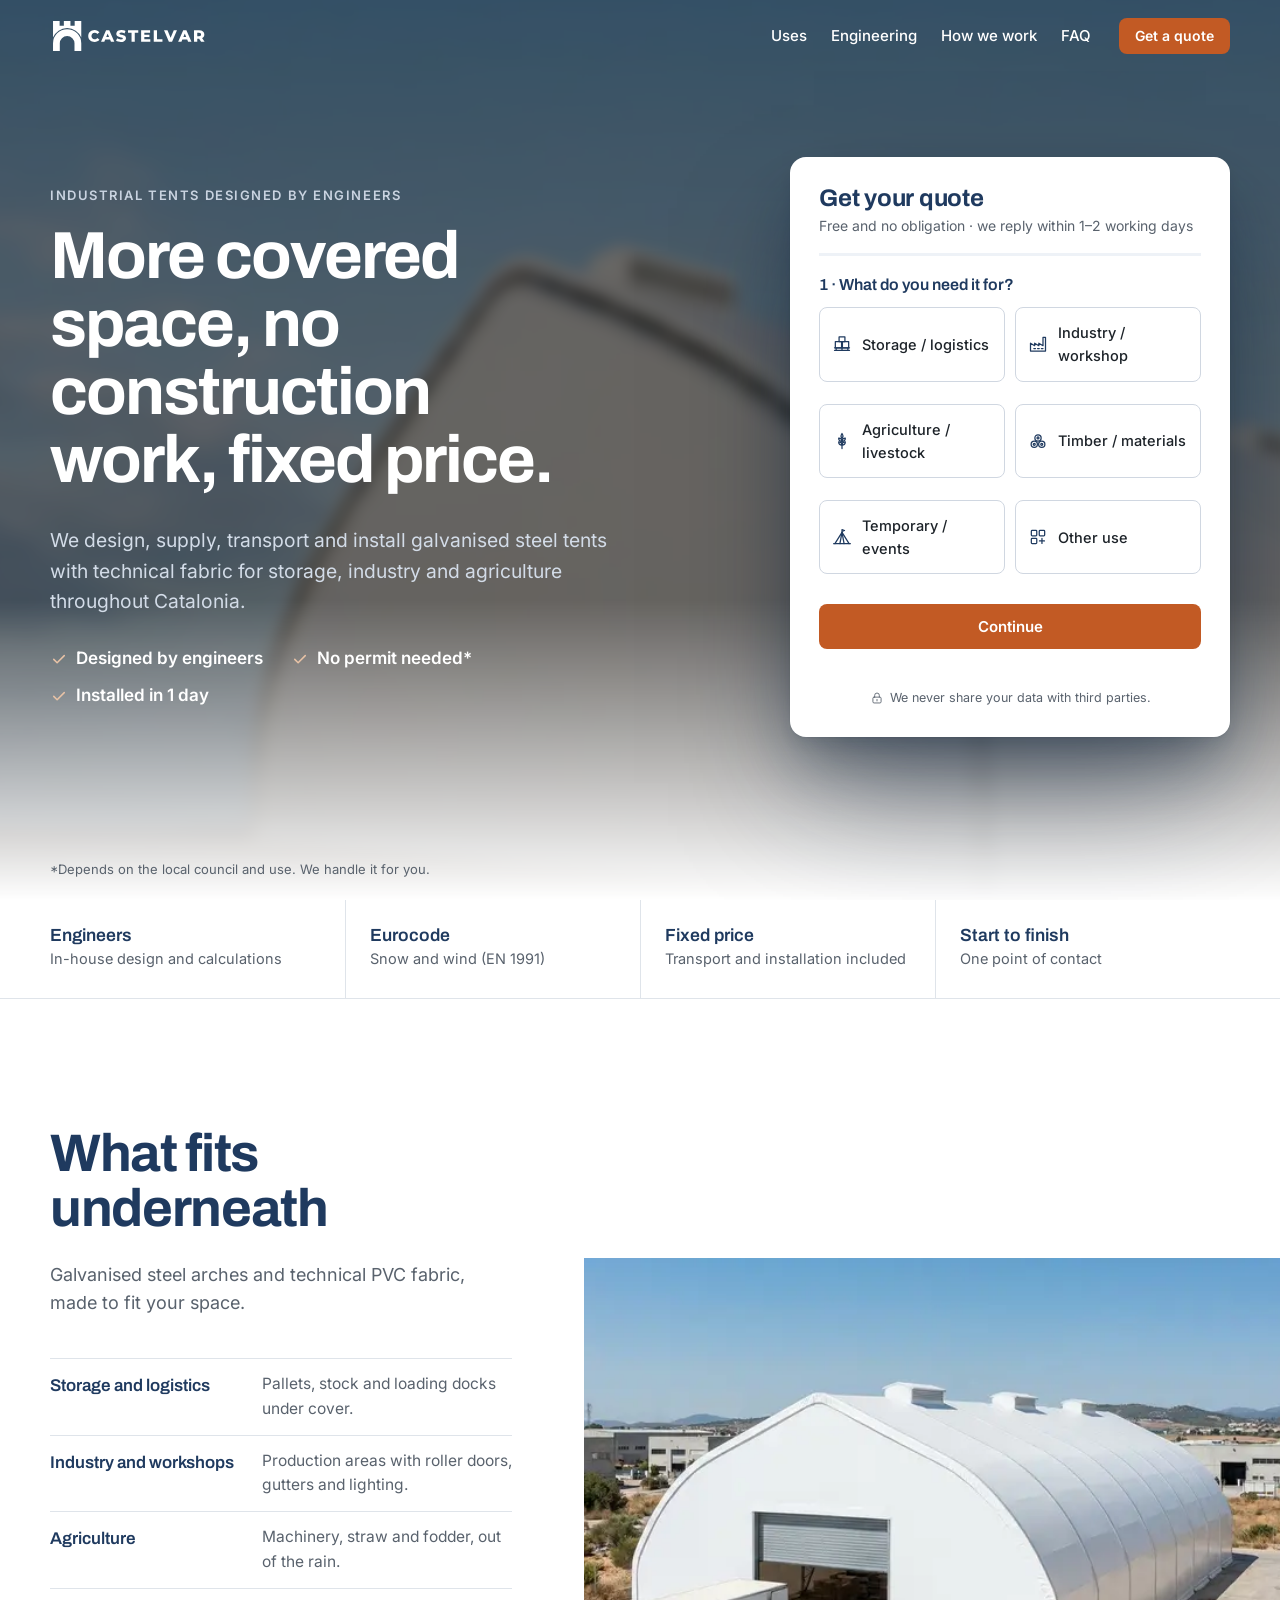
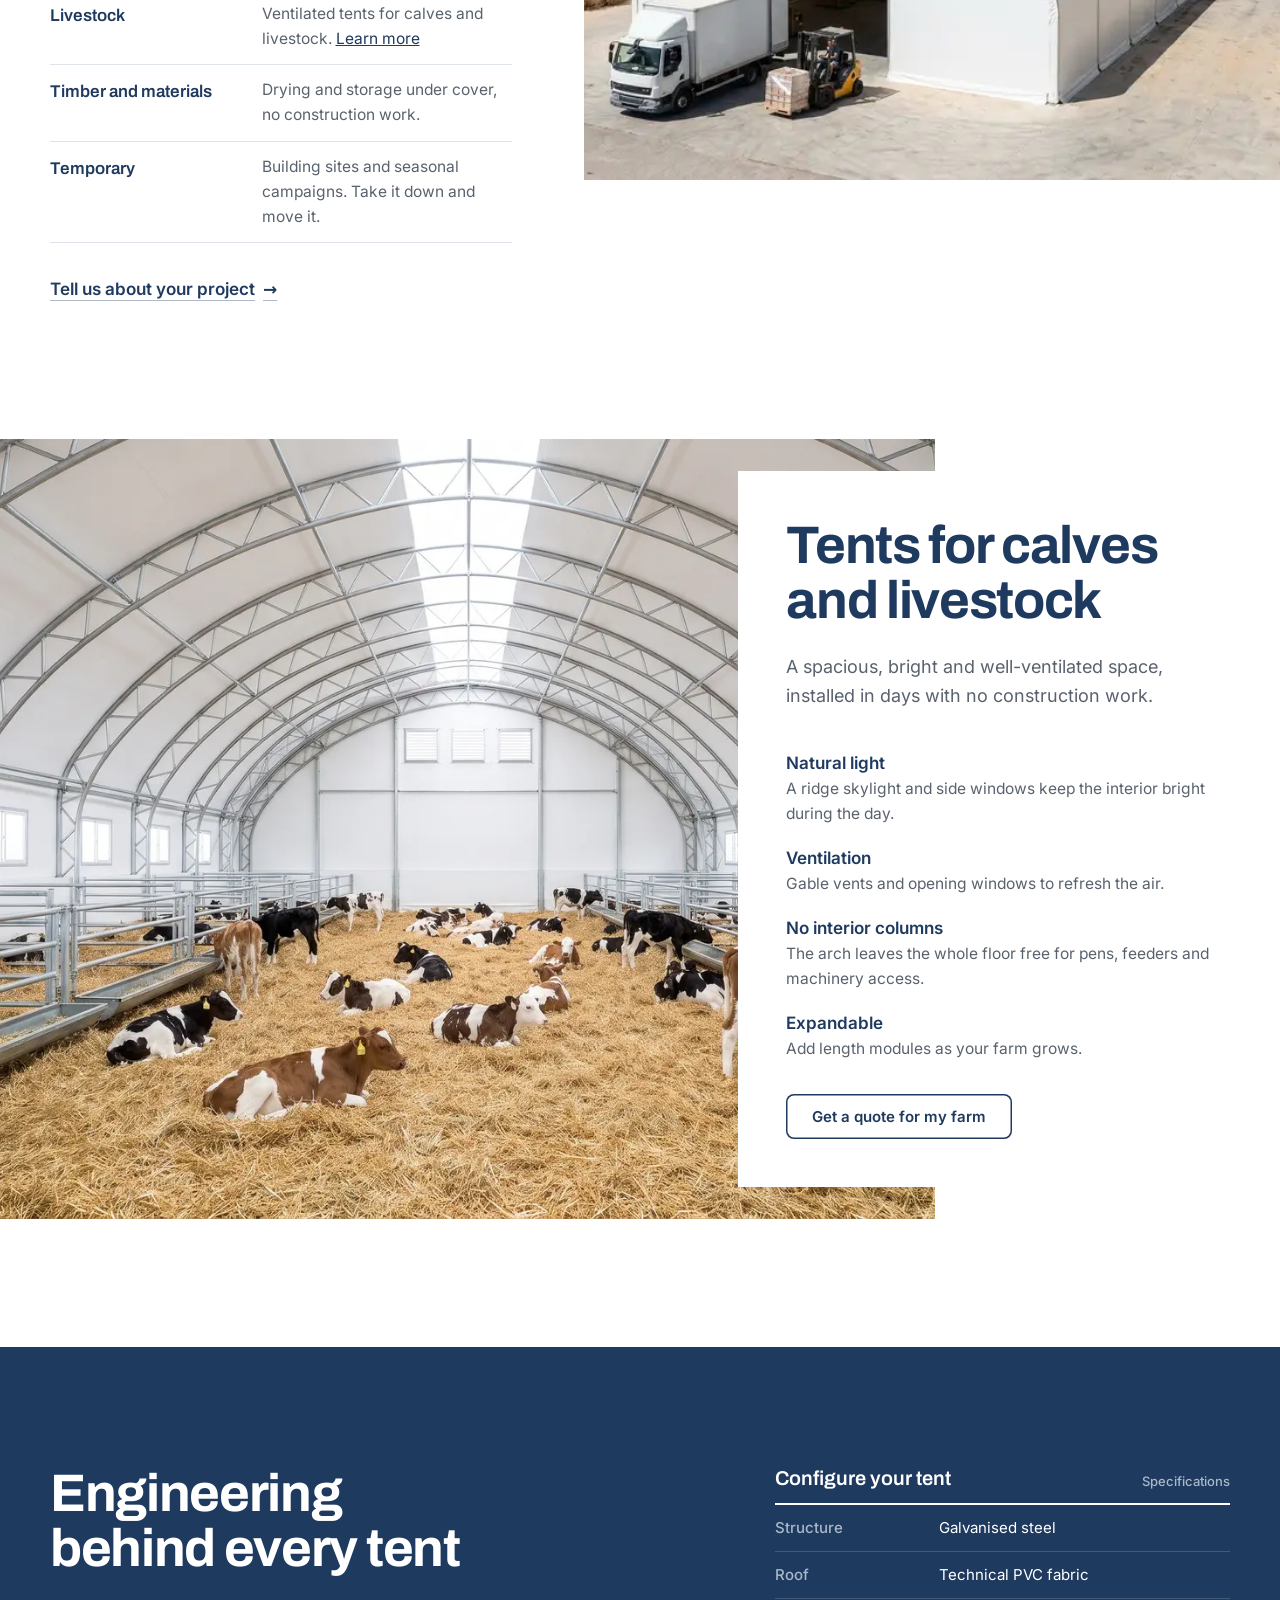
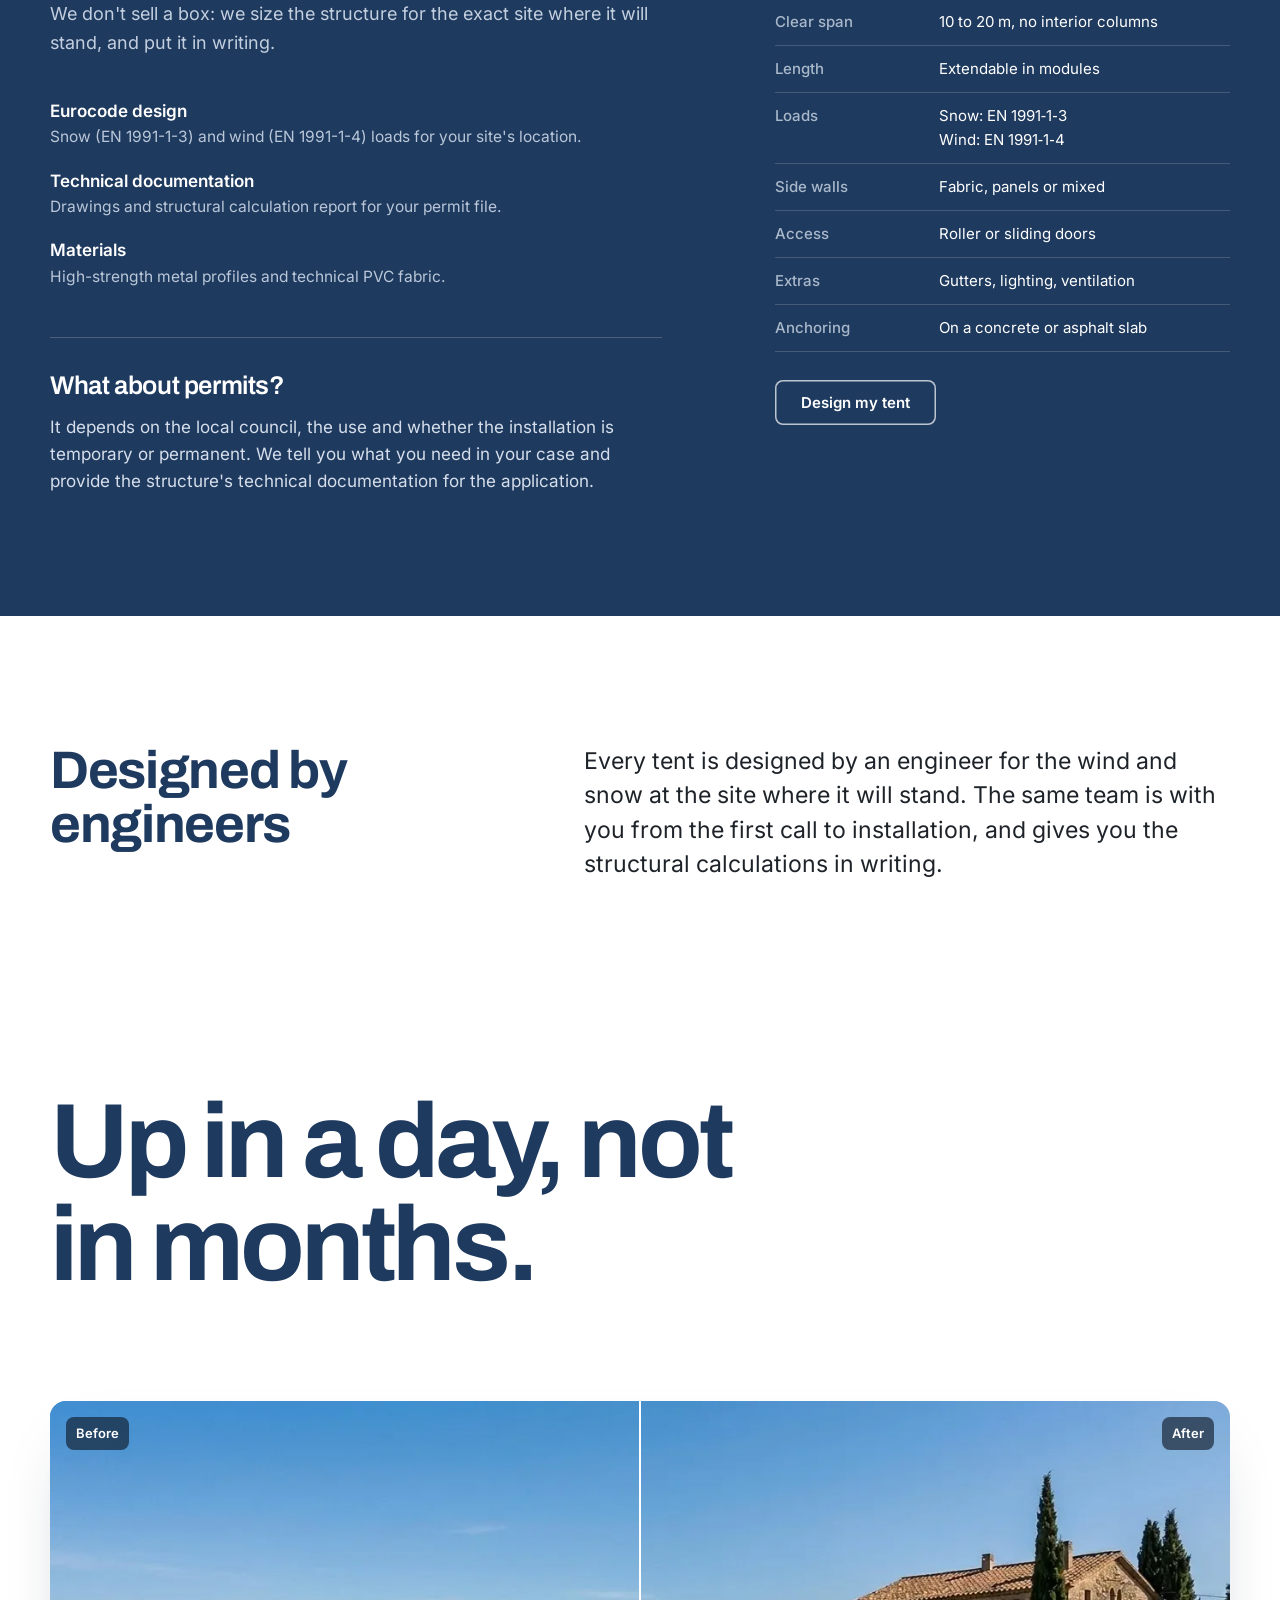
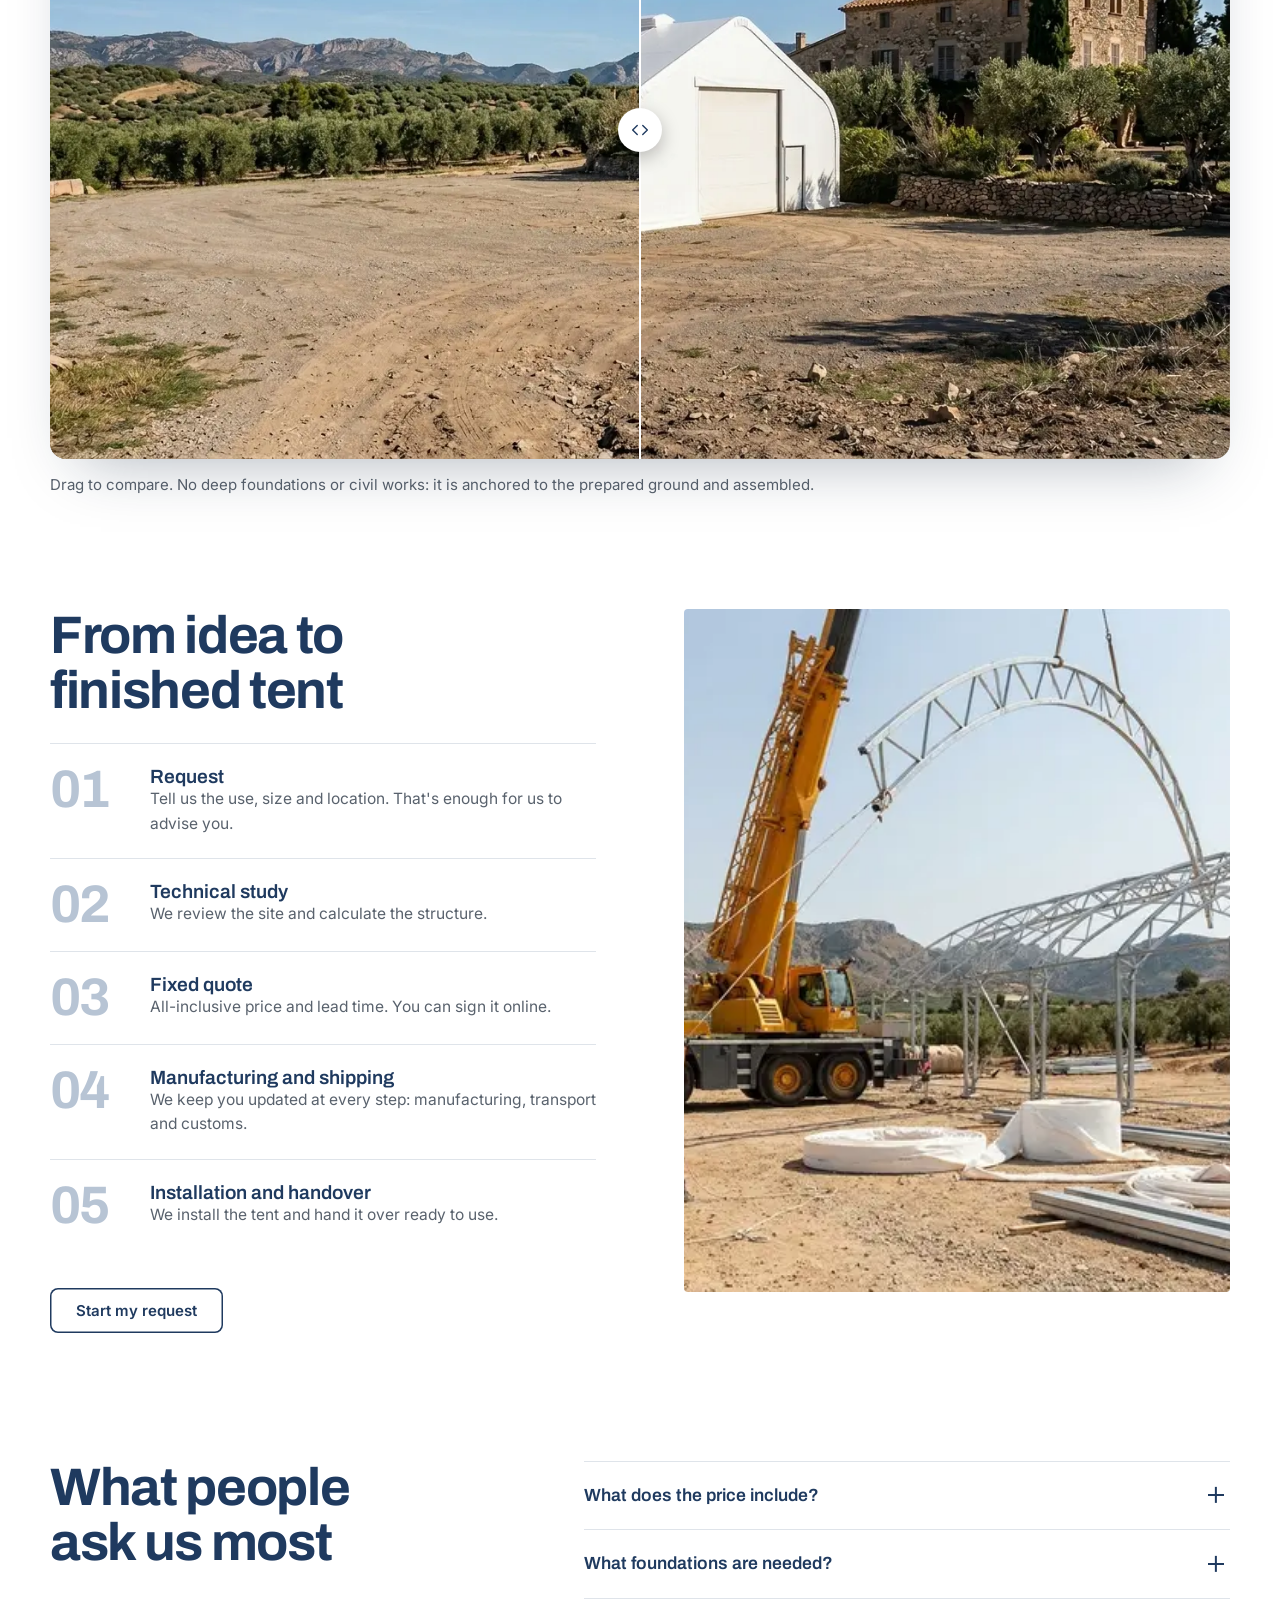
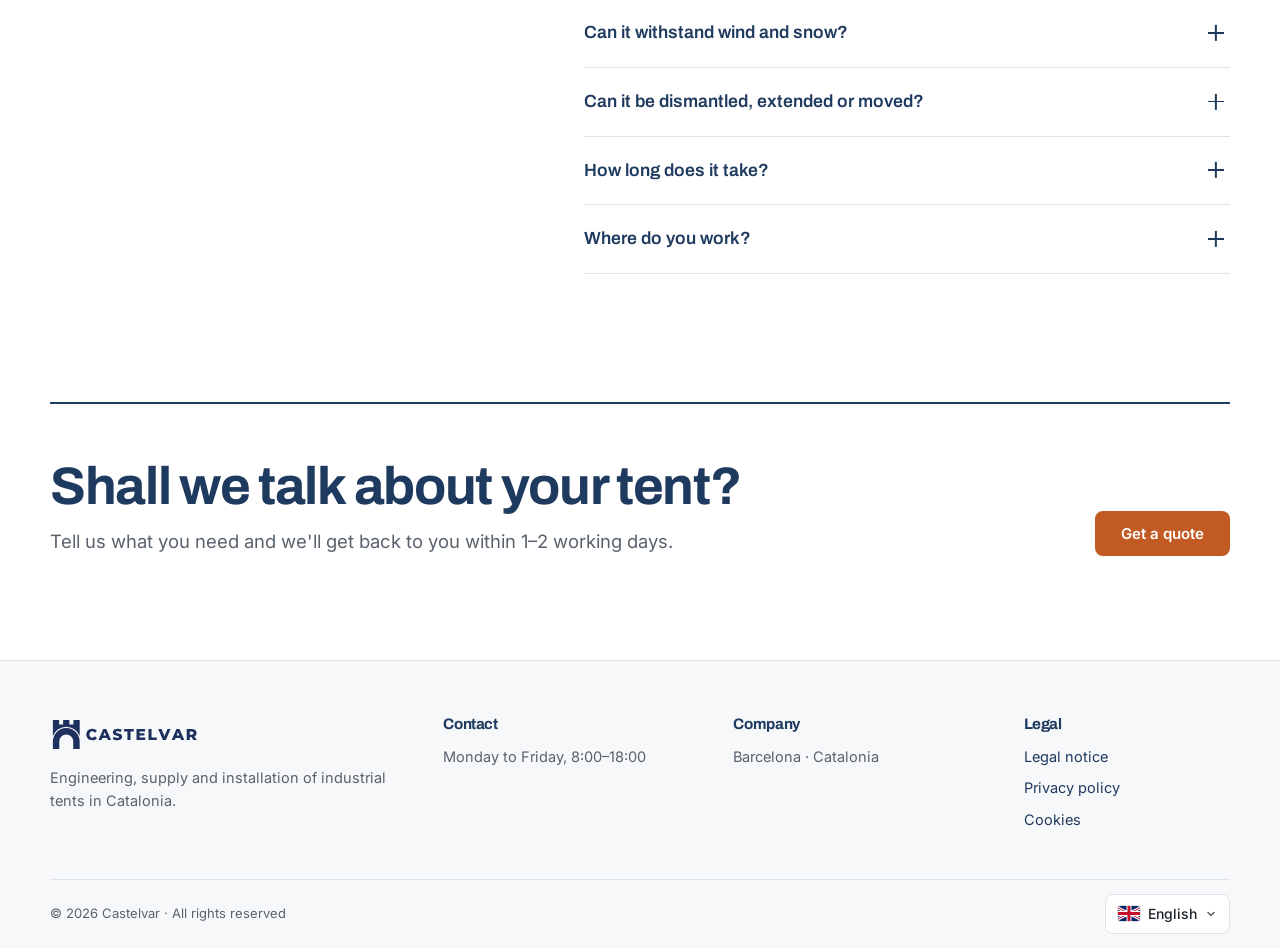
<file: index.html>
<!doctype html>
<html lang="es">
  <head>
    <meta charset="utf-8" />
    <meta name="viewport" content="width=device-width, initial-scale=1" />
    <title data-i18n="h.meta.title">Castelvar · Carpas industriales, nos encargamos de todo</title>
    <meta
      name="description"
      data-i18n-attr="content:h.meta.desc"
      content="Carpas de acero galvanizado y lona técnica para almacén, industria y agricultura. Ingenieros, cálculo según Eurocódigo, transporte y montaje con precio cerrado."
    />
    <meta name="theme-color" content="#1F3A5F" />
    <link rel="canonical" href="https://castelvar.com/" />
    <meta property="og:title" data-i18n-attr="content:h.meta.title" content="Castelvar · Carpas industriales, nos encargamos de todo" />
    <meta property="og:description" data-i18n-attr="content:h.meta.ogdesc" content="Carpas de acero galvanizado hechas por ingenieros. Cálculo, transporte y montaje con precio cerrado. Pide presupuesto sin compromiso." />
    <meta property="og:type" content="website" />
    <meta property="og:image" content="https://castelvar.com/img/hero-carpa-1376.webp" />
    <link rel="icon" href="assets/favicon.svg" type="image/svg+xml" />
    <link rel="apple-touch-icon" href="assets/apple-touch-icon.png" />
    <script>
      document.documentElement.className = "js";
    </script>
    <link
      rel="preload"
      as="image"
      href="img/hero-carpa-1376.webp"
      imagesrcset="img/hero-carpa-800.webp 800w, img/hero-carpa-1376.webp 1376w"
      imagesizes="100vw"
      fetchpriority="high"
    />
    <!-- Fuentes alojadas en la propia web (sin Google Fonts): se precarga la del titular -->
    <link rel="preload" as="font" type="font/woff2" href="assets/fonts/archivo-latin.woff2" crossorigin />
    <link rel="stylesheet" href="assets/v2.css" />
    <script src="config.js"></script>
  </head>
  <body>
    <a class="skip" href="#presupuesto" data-i18n="skip">Ir al formulario de presupuesto</a>

    <header class="site-header" id="cabecera">
      <div class="header-bar">
      <div class="wrap header-inner">
        <a href="#inicio" class="brand" aria-label="Castelvar, inicio" data-i18n-attr="aria-label:a11y.home"><img class="logo-dark" src="assets/logo.svg" alt="Castelvar" width="168" height="38" /><img class="logo-light" src="assets/logo-blanco.svg" alt="" width="160" height="37" /></a>
        <nav class="nav" aria-label="Principal" data-i18n-attr="aria-label:a11y.mainnav">
          <a href="#usos" data-i18n="h.nav.uses">Usos</a>
          <a href="#tecnica" data-i18n="h.nav.tech">Técnica</a>
          <a href="#proceso" data-i18n="nav.process">Cómo trabajamos</a>
          <a href="#preguntas" data-i18n="h.nav.faq">Preguntas</a>
        </nav>
        <a class="header-phone" id="header-phone" hidden></a>
        <a href="#presupuesto" class="btn btn-primary btn-sm" data-i18n="cta.quote">Pedir presupuesto</a>
      </div>
      </div>
    </header>

    <main>
      <!-- 1 · HERO: foto a sangre + formulario por pasos (igual que la home) -->
      <section class="hero" id="inicio">
        <div class="hero-media" aria-hidden="true">
          <img
            src="img/hero-carpa-1376.webp"
            srcset="img/hero-carpa-800.webp 800w, img/hero-carpa-1376.webp 1376w"
            sizes="100vw"
            width="1376"
            height="768"
            fetchpriority="high"
            alt=""
          />
        </div>
        <div class="wrap hero-inner">
          <div class="hero-copy">
            <p class="eyebrow" data-i18n="h.hero.eyebrow">Carpas industriales hechas por ingenieros</p>
            <h1 data-i18n="h.hero.title">Más espacio cubierto, sin obra y con precio cerrado.</h1>
            <p class="lead" data-i18n="h.hero.lead">Calculamos, suministramos, transportamos y montamos carpas de acero galvanizado y lona técnica para almacén, industria y agricultura en toda Cataluña.</p>
            <ul class="hero-points">
              <li data-i18n="h.hero.p1">Hecha por ingenieros</li>
              <li data-i18n="h.hero.p2">Sin licencia*</li>
              <li data-i18n="h.hero.p3">Montaje en 1 día</li>
            </ul>
          </div>

          <!-- Formulario de presupuesto en 3 pasos (mismo marcado y mismos value que la home: es lo que llega al CRM) -->
          <div class="quote-card" id="presupuesto">
            <div class="quote-head">
              <h2 data-i18n="quote.title">Pide tu presupuesto</h2>
              <p><span data-i18n="quote.free">Gratis y sin compromiso</span> · <span id="response-time">te respondemos en 24–48 h laborables</span></p>
              <div class="progress" aria-hidden="true"><span id="progress-bar"></span></div>
            </div>

            <form id="lead-form" novalidate>
              <!-- Paso 1 -->
              <fieldset class="step" data-step="1">
                <legend data-i18n="form.s1">1 · ¿Para qué la necesitas?</legend>
                <div class="choice-grid" role="radiogroup">
                  <label class="choice"><input type="radio" name="use_case" value="Almacén / logística" /><span class="choice-box"><svg class="i" viewBox="0 0 24 24" fill="none" stroke="currentColor" stroke-width="1.5" stroke-linecap="round" stroke-linejoin="round" aria-hidden="true"><path d="M8.5 3.5h7v5.5h-7z"/><path d="M4 9h7.5v7.5H4zM12.5 9H20v7.5h-7.5z"/><path d="M3 16.5h18M3 19.5h18M5 16.5v3M12 16.5v3M19 16.5v3"/></svg><span data-i18n="uc.storage">Almacén / logística</span></span></label>
                  <label class="choice"><input type="radio" name="use_case" value="Industria / taller" /><span class="choice-box"><svg class="i" viewBox="0 0 24 24" fill="none" stroke="currentColor" stroke-width="1.5" stroke-linecap="round" stroke-linejoin="round" aria-hidden="true"><path d="M3 20.5V11l5 3v-3l5 3v-3l5 3V4h3v16.5z"/><path d="M7 17.5h2M11.5 17.5h2M16 17.5h2"/></svg><span data-i18n="uc.industry">Industria / taller</span></span></label>
                  <label class="choice"><input type="radio" name="use_case" value="Agricultura / ganadería" /><span class="choice-box"><svg class="i" viewBox="0 0 24 24" fill="none" stroke="currentColor" stroke-width="1.5" stroke-linecap="round" stroke-linejoin="round" aria-hidden="true"><path d="M12 21V8.5"/><path d="M12 8.5C10.6 7.4 10.3 5.6 12 3c1.7 2.6 1.4 4.4 0 5.5z"/><path d="M12 12.5c-2.6 0-4-1.5-4-4 2.6 0 4 1.5 4 4zM12 12.5c2.6 0 4-1.5 4-4-2.6 0-4 1.5-4 4z"/><path d="M12 17c-2.6 0-4-1.5-4-4 2.6 0 4 1.5 4 4zM12 17c2.6 0 4-1.5 4-4-2.6 0-4 1.5-4 4z"/></svg><span data-i18n="uc.agri">Agrícola / ganadera</span></span></label>
                  <label class="choice"><input type="radio" name="use_case" value="Madera / materiales" /><span class="choice-box"><svg class="i" viewBox="0 0 24 24" fill="none" stroke="currentColor" stroke-width="1.5" stroke-linecap="round" stroke-linejoin="round" aria-hidden="true"><circle cx="7.5" cy="16" r="3.75"/><circle cx="16.5" cy="16" r="3.75"/><circle cx="12" cy="8.25" r="3.75"/><circle cx="7.5" cy="16" r="1.2"/><circle cx="16.5" cy="16" r="1.2"/><circle cx="12" cy="8.25" r="1.2"/></svg><span data-i18n="uc.wood">Madera / materiales</span></span></label>
                  <label class="choice"><input type="radio" name="use_case" value="Temporal / eventos" /><span class="choice-box"><svg class="i" viewBox="0 0 24 24" fill="none" stroke="currentColor" stroke-width="1.5" stroke-linecap="round" stroke-linejoin="round" aria-hidden="true"><path d="M3.5 20 12 6.5 20.5 20"/><path d="M12 6.5 9.5 20M12 6.5 14.5 20"/><path d="M12 6.5V3l3 1.2L12 5.4"/><path d="M2 20h20"/></svg><span data-i18n="uc.temp">Temporal / eventos</span></span></label>
                  <label class="choice"><input type="radio" name="use_case" value="Otro" /><span class="choice-box"><svg class="i" viewBox="0 0 24 24" fill="none" stroke="currentColor" stroke-width="1.5" stroke-linecap="round" stroke-linejoin="round" aria-hidden="true"><rect x="4" y="4" width="6.5" height="6.5" rx="1"/><rect x="13.5" y="4" width="6.5" height="6.5" rx="1"/><rect x="4" y="13.5" width="6.5" height="6.5" rx="1"/><path d="M16.75 13.75v6M13.75 16.75h6"/></svg><span data-i18n="uc.other">Otro uso</span></span></label>
                </div>
                <button type="button" class="btn btn-primary btn-block" data-next data-i18n="btn.continue">Continuar</button>
              </fieldset>

              <!-- Paso 2 -->
              <fieldset class="step" data-step="2" hidden>
                <legend data-i18n="form.s2">2 · Medidas y ubicación</legend>
                <div class="grid-2">
                  <label><span data-i18n="f.width">Ancho aprox. (m)</span><input name="width" data-i18n-attr="placeholder:ph.width" inputmode="decimal" enterkeyhint="next" placeholder="p. ej. 15" maxlength="8" /></label>
                  <label><span data-i18n="f.length">Largo aprox. (m)</span><input name="length" data-i18n-attr="placeholder:ph.length" inputmode="decimal" enterkeyhint="next" placeholder="p. ej. 30" maxlength="8" /></label>
                </div>
                <p class="sizes" aria-label="Medidas habituales" data-i18n-attr="aria-label:sizes.aria">
                  <span data-i18n="sizes.label">Habituales:</span>
                  <button type="button" data-size="10x15">10×15</button>
                  <button type="button" data-size="10x20">10×20</button>
                  <button type="button" data-size="15x30">15×30</button>
                  <button type="button" data-size="20x40">20×40</button>
                  <button type="button" data-size="" data-i18n="sizes.unknown">No lo sé</button>
                </p>
                <div class="grid-2">
                  <label><span data-i18n="f.city">Población de la obra</span><input name="city" autocomplete="address-level2" autocapitalize="words" enterkeyhint="next" maxlength="120" /></label>
                  <label
                    ><span data-i18n="f.province">Provincia</span>
                    <select name="province">
                      <option value="">—</option>
                      <option value="Barcelona">Barcelona</option>
                      <option value="Girona">Girona</option>
                      <option value="Lleida">Lleida</option>
                      <option value="Tarragona">Tarragona</option>
                      <option value="Otra" data-i18n="opt.other">Otra</option>
                    </select>
                  </label>
                </div>
                <label
                  ><span data-i18n="f.when">¿Para cuándo?</span>
                  <select name="timeframe">
                    <option value="">—</option>
                    <option value="Lo antes posible" data-i18n="tf.asap">Lo antes posible</option>
                    <option value="En 1–3 meses" data-i18n="tf.1-3">En 1–3 meses</option>
                    <option value="En 3–6 meses" data-i18n="tf.3-6">En 3–6 meses</option>
                    <option value="Solo me estoy informando" data-i18n="tf.info">Solo me estoy informando</option>
                  </select>
                </label>
                <div class="step-nav">
                  <button type="button" class="btn btn-ghost" data-prev data-i18n="btn.back">Atrás</button>
                  <button type="button" class="btn btn-primary" data-next data-i18n="btn.continue">Continuar</button>
                </div>
              </fieldset>

              <!-- Paso 3 -->
              <fieldset class="step" data-step="3" hidden>
                <legend data-i18n="form.s3">3 · ¿Cómo te contactamos?</legend>
                <div class="grid-2">
                  <label><span data-i18n="f.name">Nombre *</span><input name="name" autocomplete="name" autocapitalize="words" enterkeyhint="next" required maxlength="120" /></label>
                  <label><span data-i18n="f.company">Empresa</span><input name="company" autocomplete="organization" maxlength="160" /></label>
                  <label><span data-i18n="f.phone">Teléfono</span><input name="phone" type="tel" inputmode="tel" autocomplete="tel" enterkeyhint="next" maxlength="40" /></label>
                  <label><span data-i18n="f.email">Email</span><input name="email" type="email" inputmode="email" autocomplete="email" autocapitalize="off" spellcheck="false" enterkeyhint="next" maxlength="200" /></label>
                </div>
                <label><span data-i18n="f.msg">Algo más (opcional)</span><textarea data-i18n-attr="placeholder:ph.msg" name="message" rows="3" maxlength="3000" placeholder="Terreno, accesos, puertas, cerramientos…"></textarea></label>
                <label class="hp" aria-hidden="true">Web<input name="website" tabindex="-1" autocomplete="off" /></label>
                <label class="check">
                  <input type="checkbox" name="consent" value="on" required />
                  <span data-i18n-html="consent">Acepto la <a href="privacidad.html" target="_blank">política de privacidad</a>. Solo usaremos tus datos para responderte.</span>
                </label>
                <div class="step-nav">
                  <button type="button" class="btn btn-ghost" data-prev data-i18n="btn.back">Atrás</button>
                  <button type="submit" class="btn btn-primary" data-i18n="btn.send">Enviar solicitud</button>
                </div>
              </fieldset>
              <p class="form-status" role="status" aria-live="polite"></p>
            </form>

            <div class="thanks" id="thanks" hidden tabindex="-1">
              <div class="thanks-icon"><svg class="i" viewBox="0 0 24 24" fill="none" stroke="currentColor" stroke-width="1.5" stroke-linecap="round" stroke-linejoin="round" aria-hidden="true"><circle cx="12" cy="12" r="9"/><path d="m8 12.25 2.75 2.75L16 9.75"/></svg></div>
              <h3 data-i18n="thanks.title">¡Solicitud recibida!</h3>
              <p><span data-i18n="thanks.text">Un ingeniero revisará tu caso y te contactará</span> <span id="thanks-time">en 24–48 h laborables</span>.</p>
              <p class="thanks-direct" id="thanks-direct"></p>
            </div>
            <p class="quote-foot"><svg class="i" viewBox="0 0 24 24" fill="none" stroke="currentColor" stroke-width="1.5" stroke-linecap="round" stroke-linejoin="round" aria-hidden="true"><rect x="5" y="10.5" width="14" height="10" rx="2"/><path d="M8 10.5V7.5a4 4 0 0 1 8 0v3"/><path d="M12 14.5v2.5"/></svg><span data-i18n="quote.foot">Tus datos no se ceden a terceros.</span></p>
          </div>
        </div>
        <!-- Nota del asterisco: abajo del todo de la sección (en escritorio y en móvil) -->
        <p class="wrap hero-note"><a href="#permisos" data-i18n="h.hero.note">*Según ayuntamiento y uso. Te lo gestionamos nosotros.</a></p>
      </section>

      <!-- Franja de garantías (parte del hero) -->
      <div class="assurances" id="garantias" data-zone="garantias" role="region" aria-label="Por qué confiar en nosotros" data-i18n-attr="aria-label:as.aria">
        <div class="wrap assurances-inner">
          <div><strong data-i18n="as.1t">Ingenieros</strong><span data-i18n="as.1s">Proyecto y cálculo propios</span></div>
          <div><strong data-i18n="as.2t">Eurocódigo</strong><span data-i18n="as.2s">Nieve y viento (EN 1991)</span></div>
          <div><strong data-i18n="as.3t">Precio cerrado</strong><span data-i18n="as.3s">Transporte y montaje incluidos</span></div>
          <div><strong data-i18n="as.4t">De principio a fin</strong><span data-i18n="as.4s">Un solo interlocutor</span></div>
        </div>
      </div>

      <!-- 2 · USOS (antes «Una carpa para cada necesidad» + «Una estructura, muchos usos») -->
      <section class="usos" id="usos">
        <div class="wrap usos-grid">
          <div class="usos-copy">
            <h2 data-i18n="h.uses.title">Lo que cabe debajo</h2>
            <p class="section-lead" data-i18n="h.uses.lead">Arcos de acero galvanizado y lona técnica de PVC, a la medida de tu espacio.</p>
            <ul class="usos-list">
              <li><strong data-i18n="h.uses.1t">Almacén y logística</strong><span data-i18n="h.uses.1s">Palets, stock y muelles de carga a cubierto.</span></li>
              <li><strong data-i18n="h.uses.2t">Industria y talleres</strong><span data-i18n="h.uses.2s">Producción con puertas enrollables, canalones y luz.</span></li>
              <li><strong data-i18n="h.uses.3t">Agricultura</strong><span data-i18n="h.uses.3s">Maquinaria, paja y forraje, fuera de la lluvia.</span></li>
              <li><strong data-i18n="h.uses.4t">Ganadería</strong><span data-i18n-html="h.uses.4s">Carpas ventiladas para terneros y ganado. <a href="#ganaderia">Ver más</a></span></li>
              <li><strong data-i18n="h.uses.5t">Madera y materiales</strong><span data-i18n="h.uses.5s">Secado y acopio a cubierto, sin obra.</span></li>
              <li><strong data-i18n="h.uses.6t">Temporal</strong><span data-i18n="h.uses.6s">Obras y campañas. Se desmonta y se lleva.</span></li>
            </ul>
            <a href="#presupuesto" class="link-arrow" data-i18n="h.uses.cta">Cuéntanos tu caso</a>
          </div>
          <figure class="usos-photo frame">
            <img
              src="img/almacen-exterior-1376.webp"
              srcset="img/almacen-exterior-800.webp 800w, img/almacen-exterior-1376.webp 1376w"
              sizes="(max-width: 900px) 100vw, 60vw"
              width="1376"
              height="768"
              loading="lazy"
              data-i18n-attr="alt:h.uses.alt" alt="Carpa de arco con muelle de carga, un camión y una carretilla elevadora"
            />
          </figure>
        </div>
      </section>

      <!-- 3 · GANADERÍA: la foto se sale del contenedor por la izquierda y el texto la solapa -->
      <section class="ganaderia" id="ganaderia">
        <div class="wrap ganaderia-grid">
          <figure class="ganaderia-photo frame reveal">
            <img
              src="img/ganaderia-interior-1600.webp"
              srcset="img/ganaderia-interior-800.webp 800w, img/ganaderia-interior-1600.webp 1600w"
              sizes="(max-width: 900px) 100vw, 66vw"
              width="1600"
              height="893"
              loading="lazy"
              data-i18n-attr="alt:h.gan.alt" alt="Interior de una carpa ganadera con terneros sobre cama de paja, comederos laterales y lucernario cenital"
            />
          </figure>
          <div class="ganaderia-text">
            <h2 data-i18n="h.gan.title">Carpas para terneros y ganado</h2>
            <p class="section-lead" data-i18n="h.gan.lead">Un espacio amplio, luminoso y ventilado, montado en días y sin obra.</p>
            <dl class="points">
              <div><dt data-i18n="gan.1t">Luz natural</dt><dd data-i18n="gan.1s">Lucernario cenital y ventanas laterales para un interior claro durante el día.</dd></div>
              <div><dt data-i18n="gan.2t">Ventilación</dt><dd data-i18n="gan.2s">Rejillas en los testeros y ventanas practicables para renovar el aire.</dd></div>
              <div><dt data-i18n="gan.3t">Sin pilares interiores</dt><dd data-i18n="gan.3s">El arco deja toda la superficie libre para corrales, comederos y paso de maquinaria.</dd></div>
              <div><dt data-i18n="gan.4t">Ampliable</dt><dd data-i18n="gan.4s">Añade módulos de largo cuando crezca la explotación.</dd></div>
            </dl>
            <a href="#presupuesto" class="btn btn-outline" data-usecase="Agricultura / ganadería" data-i18n="gan.cta">Presupuesto para mi explotación</a>
          </div>
        </div>
      </section>

      <!-- 4 · TÉCNICA + PERMISOS (único bloque azul a sangre) -->
      <section class="tecnica" id="tecnica">
        <div class="wrap tecnica-grid">
          <div>
            <h2 data-i18n="h.tec.title">Ingeniería detrás de cada carpa</h2>
            <p class="section-lead" data-i18n="tec.lead">No vendemos una caja: dimensionamos la estructura para el sitio donde va a estar y te lo dejamos por escrito.</p>
            <dl class="points points-dark">
              <div><dt data-i18n="tec.1t">Cálculo según Eurocódigo</dt><dd data-i18n="tec.1s">Cargas de nieve (EN 1991-1-3) y viento (EN 1991-1-4) según la ubicación de tu obra.</dd></div>
              <div><dt data-i18n="tec.2t">Documentación técnica</dt><dd data-i18n="tec.2s">Planos y memoria de cálculo de la estructura para tu expediente.</dd></div>
              <div><dt data-i18n="tec.3t">Materiales</dt><dd data-i18n="tec.3s">Perfiles metálicos de alta resistencia y lona técnica de PVC.</dd></div>
            </dl>
            <div class="permisos" id="permisos">
              <h3 data-i18n="lic.title">¿Y los permisos?</h3>
              <p data-i18n="lic.text">Depende del ayuntamiento, del uso y de si la instalación es temporal o permanente. Te decimos qué necesitas en tu caso y te facilitamos la documentación técnica de la estructura para tramitarlo.</p>
            </div>
          </div>
          <div class="ficha-wrap">
            <table class="ficha">
              <caption data-i18n-html="h.tec.cfg">Configura tu carpa <span>Ficha técnica</span></caption>
              <tbody>
                <tr><th scope="row" data-i18n="h.f.1t">Estructura</th><td data-i18n="h.f.1d">Acero galvanizado</td></tr>
                <tr><th scope="row" data-i18n="h.f.2t">Cubierta</th><td data-i18n="h.f.2d">Lona técnica de PVC</td></tr>
                <tr><th scope="row" data-i18n="h.f.3t">Luz libre</th><td data-i18n="h.f.3d">10 a 20 m, sin pilares interiores</td></tr>
                <tr><th scope="row" data-i18n="h.f.4t">Largo</th><td data-i18n="h.f.4d">Ampliable por módulos</td></tr>
                <tr><th scope="row" data-i18n="h.f.5t">Cargas</th><td data-i18n-html="h.f.5d">Nieve: EN&nbsp;1991‑1‑3<br />Viento: EN&nbsp;1991‑1‑4</td></tr>
                <tr><th scope="row" data-i18n="h.f.6t">Cerramientos</th><td data-i18n="h.f.6d">Lona, panel o mixtos</td></tr>
                <tr><th scope="row" data-i18n="h.f.7t">Accesos</th><td data-i18n="h.f.7d">Puertas enrollables o correderas</td></tr>
                <tr><th scope="row" data-i18n="h.f.8t">Extras</th><td data-i18n="h.f.8d">Canalones, iluminación, ventilación</td></tr>
                <tr><th scope="row" data-i18n="h.f.9t">Anclaje</th><td data-i18n="h.f.9d">Sobre solera de hormigón o asfalto</td></tr>
              </tbody>
            </table>
            <a href="#presupuesto" class="btn btn-outline-light" data-i18n="h.tec.cta">Calcular mi carpa</a>
          </div>
        </div>
      </section>

      <!-- 5 · QUIÉNES SOMOS -->
      <section class="equipo reveal" id="quienes-somos">
        <div class="wrap equipo-wrap">
          <h2 data-i18n="h.team.title">Hecha por ingenieros</h2>
          <p class="equipo-text" data-i18n="h.team.text">Cada carpa la calcula un ingeniero para el viento y la nieve del sitio donde va a estar. El mismo equipo te acompaña desde la primera llamada hasta el montaje, y te deja por escrito el cálculo de tu estructura.</p>
          <!--
            TODO (más adelante): fichas de los fundadores, con foto real (WebP 600×720, img/fundador-pendiente.webp mientras tanto)
            y una frase de cada uno en primera persona:
            · Guillermo Fabregat, ingeniero
            · Albert Vila, ingeniero
          -->
        </div>
      </section>

      <!-- 6 · CÓMO TRABAJAMOS (con la frase corta grande delante) -->
      <section class="proceso" id="proceso">
        <div class="wrap">
          <p class="frase" data-i18n="h.proc.frase">Montada en un día, no en meses.</p>
        </div>
        <!-- Antes / después (arrastrar para comparar) -->
        <div class="wrap antes-despues reveal" id="antes-despues" data-zone="antes-despues">
          <div class="compare" id="compare" style="--pos: 50%">
            <img src="img/masia-despues-1376.webp" srcset="img/masia-despues-800.webp 800w, img/masia-despues-1376.webp 1376w" sizes="(max-width: 1180px) 100vw, 1180px" width="1376" height="768" loading="lazy" data-i18n-attr="alt:ba.altAfter" alt="Después: carpa blanca montada junto a una masía entre olivos" />
            <img class="compare-before" src="img/masia-antes-1376.webp" srcset="img/masia-antes-800.webp 800w, img/masia-antes-1376.webp 1376w" sizes="(max-width: 1180px) 100vw, 1180px" width="1376" height="768" loading="lazy" data-i18n-attr="alt:ba.altBefore" alt="Antes: la misma parcela vacía junto a la masía" />
            <span class="compare-tag compare-tag-l" data-i18n="ba.before">Antes</span>
            <span class="compare-tag compare-tag-r" data-i18n="ba.after">Después</span>
            <span class="compare-handle" aria-hidden="true"></span>
            <input class="compare-range" type="range" min="0" max="100" value="50" aria-label="Comparar antes y después" data-i18n-attr="aria-label:ba.range" />
          </div>
          <p class="compare-caption" data-i18n="h.ba.cap">Arrastra para comparar. Sin cimentaciones profundas ni obra civil: se ancla al terreno preparado y se monta.</p>
        </div>
        <div class="wrap proceso-grid">
          <div>
            <h2 data-i18n="h.proc.title">De la idea a la carpa montada</h2>
            <ol class="pasos reveal-group">
              <li><strong data-i18n="proc.1t">Solicitud</strong><span data-i18n="proc.1s">Nos cuentas uso, medidas y ubicación. Con eso ya te orientamos.</span></li>
              <li><strong data-i18n="proc.2t">Estudio técnico</strong><span data-i18n="proc.2s">Revisamos el emplazamiento y calculamos la estructura.</span></li>
              <li><strong data-i18n="proc.3t">Presupuesto cerrado</strong><span data-i18n="proc.3s">Precio todo incluido y plazo. Lo puedes firmar online.</span></li>
              <li><strong data-i18n="proc.4t">Fabricación y envío</strong><span data-i18n="proc.4s">Te informamos de cada paso: fabricación, transporte y aduana.</span></li>
              <li><strong data-i18n="proc.5t">Montaje y entrega</strong><span data-i18n="proc.5s">Montamos y te entregamos la carpa lista para usar.</span></li>
            </ol>
            <a href="#presupuesto" class="btn btn-outline" data-i18n="proc.cta">Empezar mi solicitud</a>
          </div>
          <figure class="proceso-photo frame">
            <img
              src="img/montaje-grua-800.webp"
              srcset="img/montaje-grua-800.webp 800w, img/montaje-grua-1376.webp 1376w"
              sizes="(max-width: 900px) 100vw, 45vw"
              width="800"
              height="447"
              loading="lazy"
              data-i18n-attr="alt:proc.alt" alt="Montaje en obra: una grúa coloca un arco de la estructura mientras tres operarios lo guían"
            />
          </figure>
        </div>
      </section>

      <!-- 7 · PREGUNTAS FRECUENTES + CIERRE -->
      <section class="preguntas" id="preguntas">
        <div class="wrap preguntas-grid">
          <h2 data-i18n="faq.title">Lo que más nos preguntan</h2>
          <div class="faq">
            <details>
              <summary data-i18n="faq.q1">¿Qué incluye el precio?</summary>
              <div class="faq-a"><p data-i18n="faq.a1">Estructura, lona, los accesorios que elijas, transporte hasta la obra y montaje. Todo queda detallado en el presupuesto.</p></div>
            </details>
            <details>
              <summary data-i18n="faq.q2">¿Qué cimentación hace falta?</summary>
              <div class="faq-a"><p data-i18n="faq.a2">Normalmente se ancla sobre una solera de hormigón o asfalto existente. Si no la hay, te indicamos las alternativas según el terreno.</p></div>
            </details>
            <details>
              <summary data-i18n="faq.q3">¿Aguanta el viento y la nieve?</summary>
              <div class="faq-a"><p data-i18n="faq.a3">La estructura se calcula para las cargas de nieve y viento de tu ubicación según el Eurocódigo, y te entregamos el cálculo.</p></div>
            </details>
            <details>
              <summary data-i18n="faq.q4">¿Se puede desmontar, ampliar o trasladar?</summary>
              <div class="faq-a"><p data-i18n="faq.a4">Sí. Son estructuras modulares: se pueden ampliar con más módulos, desmontar o llevar a otra ubicación.</p></div>
            </details>
            <details>
              <summary data-i18n="faq.q5">¿Cuánto se tarda?</summary>
              <div class="faq-a"><p data-i18n="faq.a5">El plazo depende de la medida y de la fabricación, y te lo damos cerrado en el presupuesto. El montaje en obra es cuestión de días.</p></div>
            </details>
            <details>
              <summary data-i18n="faq.q6">¿Dónde trabajáis?</summary>
              <div class="faq-a"><p data-i18n="faq.a6">Principalmente en Cataluña. Si tu obra está en otra zona, consúltanos.</p></div>
            </details>
          </div>
        </div>

        <div class="wrap cierre" id="contacto">
          <div>
            <p class="cierre-title" data-i18n="h.end.title">¿Hablamos de tu carpa?</p>
            <p class="cierre-sub" data-i18n="h.end.sub">Cuéntanos qué necesitas y te respondemos en 24–48 h laborables.</p>
          </div>
          <div class="cierre-actions">
            <a href="#presupuesto" class="btn btn-primary" data-i18n="cta.quote">Pedir presupuesto</a>
          </div>
        </div>
      </section>
    </main>

    <footer class="site-footer" id="pie">
      <div class="wrap footer-grid">
        <div>
          <img src="assets/logo-blanco.svg" alt="Castelvar" width="160" height="37" loading="lazy" />
          <p data-i18n="h.foot.about">Ingeniería, suministro y montaje de carpas industriales en Cataluña.</p>
        </div>
        <div>
          <h2 class="foot-h" data-i18n="foot.contact">Contacto</h2>
          <ul class="footer-list" id="footer-contact"></ul>
        </div>
        <div>
          <h2 class="foot-h" data-i18n="foot.company">Empresa</h2>
          <ul class="footer-list" id="footer-company"></ul>
        </div>
        <div>
          <h2 class="foot-h" data-i18n="foot.legal">Legal</h2>
          <ul class="footer-list">
            <li><a href="aviso-legal.html" data-i18n="foot.notice">Aviso legal</a></li>
            <li><a href="privacidad.html" data-i18n="foot.privacy">Política de privacidad</a></li>
            <li><a href="cookies.html" data-i18n="foot.cookies">Cookies</a></li>
            <li><button type="button" class="link-btn" id="cookie-settings" hidden data-i18n="foot.cookieSettings">Configurar cookies</button></li>
          </ul>
        </div>
      </div>
      <div class="wrap footer-bottom">
        <span>© <span id="year"></span> Castelvar · <span data-i18n="foot.rights">Todos los derechos reservados</span></span>
        <!-- Selector de idioma (lo monta assets/i18n.js) -->
        <div class="lang lang-foot">
          <button type="button" class="lang-btn" aria-haspopup="menu" aria-expanded="false">
            <span class="lang-flag" aria-hidden="true"></span>
            <span class="lang-name">Español</span>
            <svg class="lang-caret" viewBox="0 0 12 12" aria-hidden="true"><path d="M3 4.5 6 7.5 9 4.5" fill="none" stroke="currentColor" stroke-width="1.6" stroke-linecap="round" stroke-linejoin="round"/></svg>
          </button>
          <ul class="lang-menu" role="menu" hidden></ul>
        </div>
      </div>
    </footer>

    <!-- Barra fija en móvil: aparece al bajar de la primera pantalla -->
    <nav class="mobile-bar" id="mobile-bar" data-zone="barra-movil" aria-label="Contacto rápido" data-i18n-attr="aria-label:mb.aria">
      <a class="mb-primary" href="#presupuesto" data-i18n="cta.quote">Pedir presupuesto</a>
    </nav>

    <!-- WhatsApp: botón flotante abajo a la derecha. Solo aparece cuando hay número en config.js (whatsapp) -->
    <a class="wa-float" id="wa-float" data-zone="whatsapp" hidden target="_blank" rel="noopener" aria-label="Escríbenos por WhatsApp" data-i18n-attr="aria-label:wa.aria">
      <svg viewBox="0 0 32 32" aria-hidden="true"><path fill="currentColor" d="M16 3a13 13 0 0 0-11.2 19.6L3 29l6.6-1.7A13 13 0 1 0 16 3Zm0 23.6c-2 0-4-.5-5.7-1.6l-.4-.2-3.9 1 1-3.8-.3-.4A10.6 10.6 0 1 1 16 26.6Zm5.8-7.9c-.3-.2-1.9-.9-2.2-1-.3-.1-.5-.2-.7.2l-1 1.2c-.2.2-.4.2-.7.1a8.7 8.7 0 0 1-4.3-3.8c-.3-.6.3-.5.9-1.6.1-.2 0-.4 0-.6l-1-2.4c-.3-.6-.5-.5-.7-.5h-.6c-.2 0-.6.1-.9.4-.3.3-1.2 1.1-1.2 2.8s1.2 3.2 1.4 3.4c.2.2 2.4 3.7 5.8 5.1 2.2.9 3 1 4.1.8.7-.1 1.9-.8 2.2-1.5.3-.8.3-1.4.2-1.5-.1-.2-.3-.2-.6-.4Z"/></svg>
    </a>

    <script src="assets/i18n.js" defer></script>
    <script src="assets/v2.js" defer></script>
    <!-- Medición propia sin cookies, mapa de calor y píxeles con aviso de cookies (se configuran en la app → Web) -->
    <script src="assets/medir.js" defer></script>
  </body>
</html>
</file>
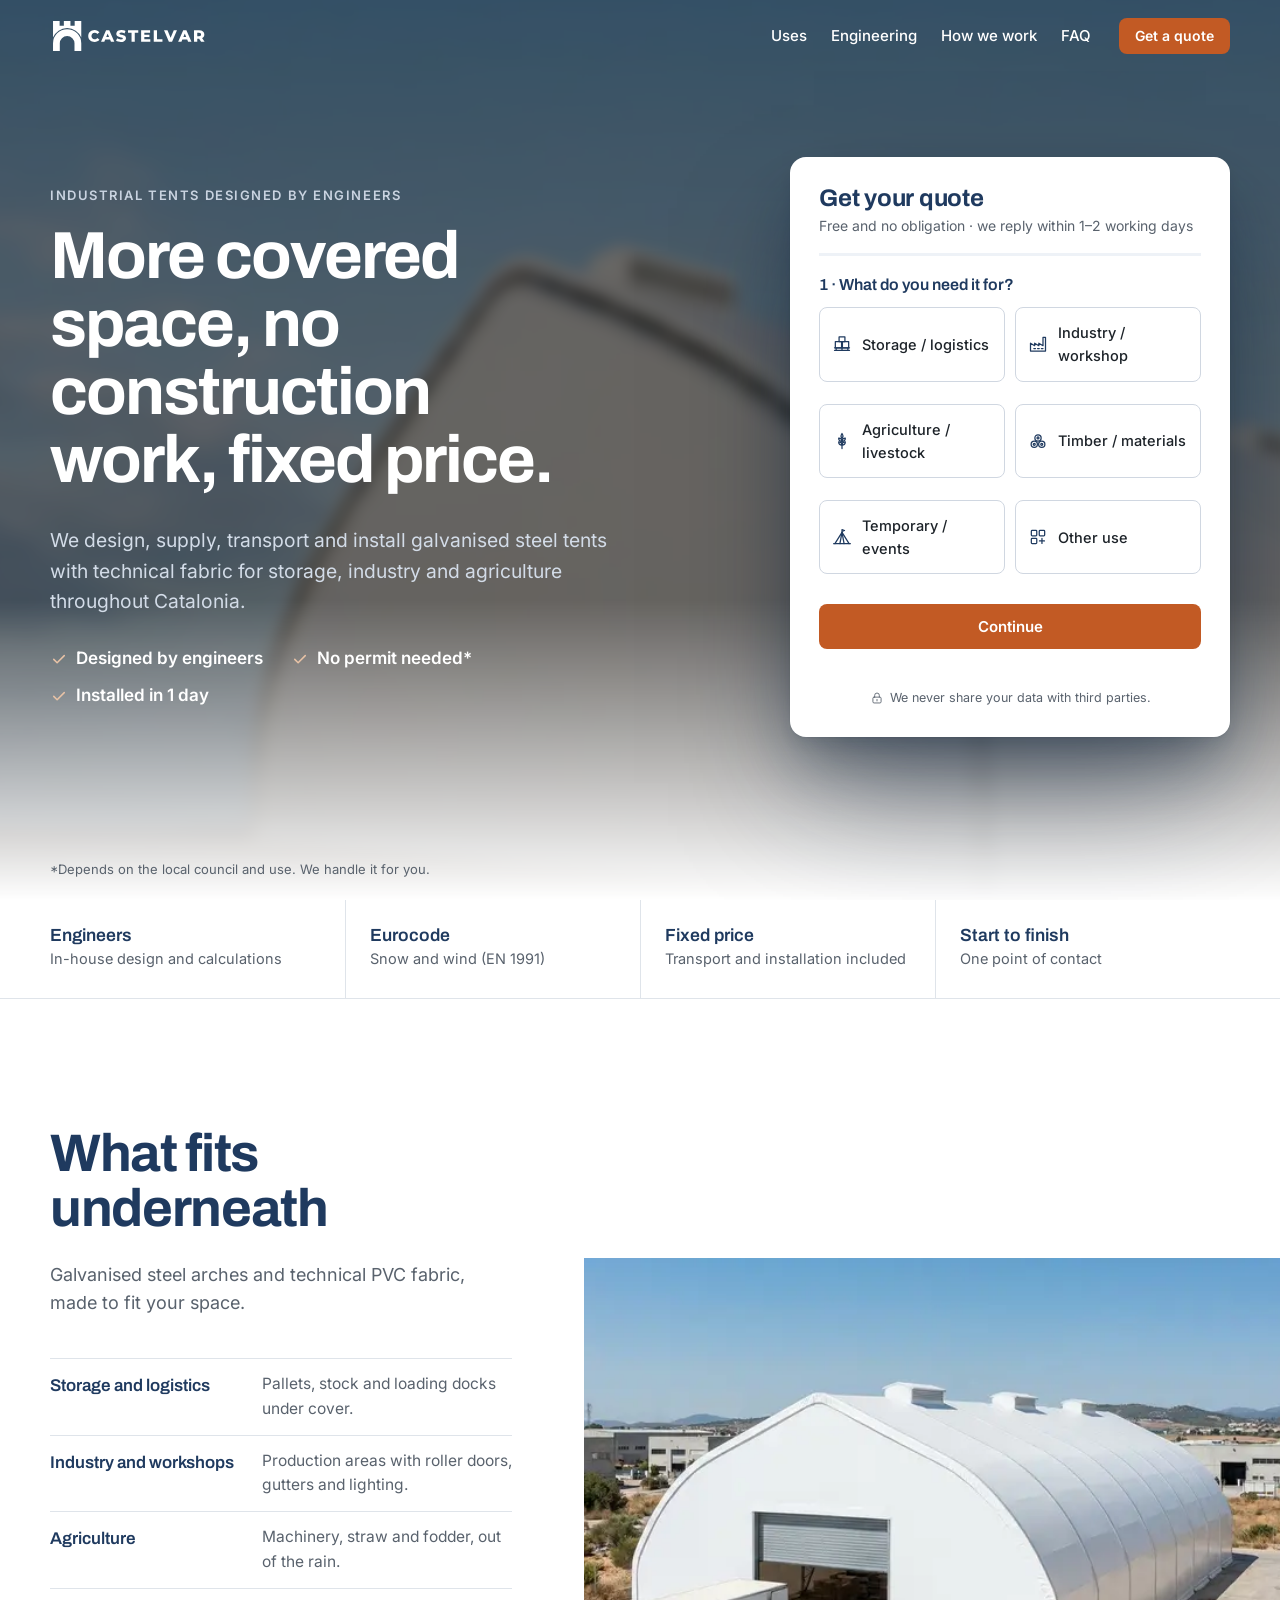
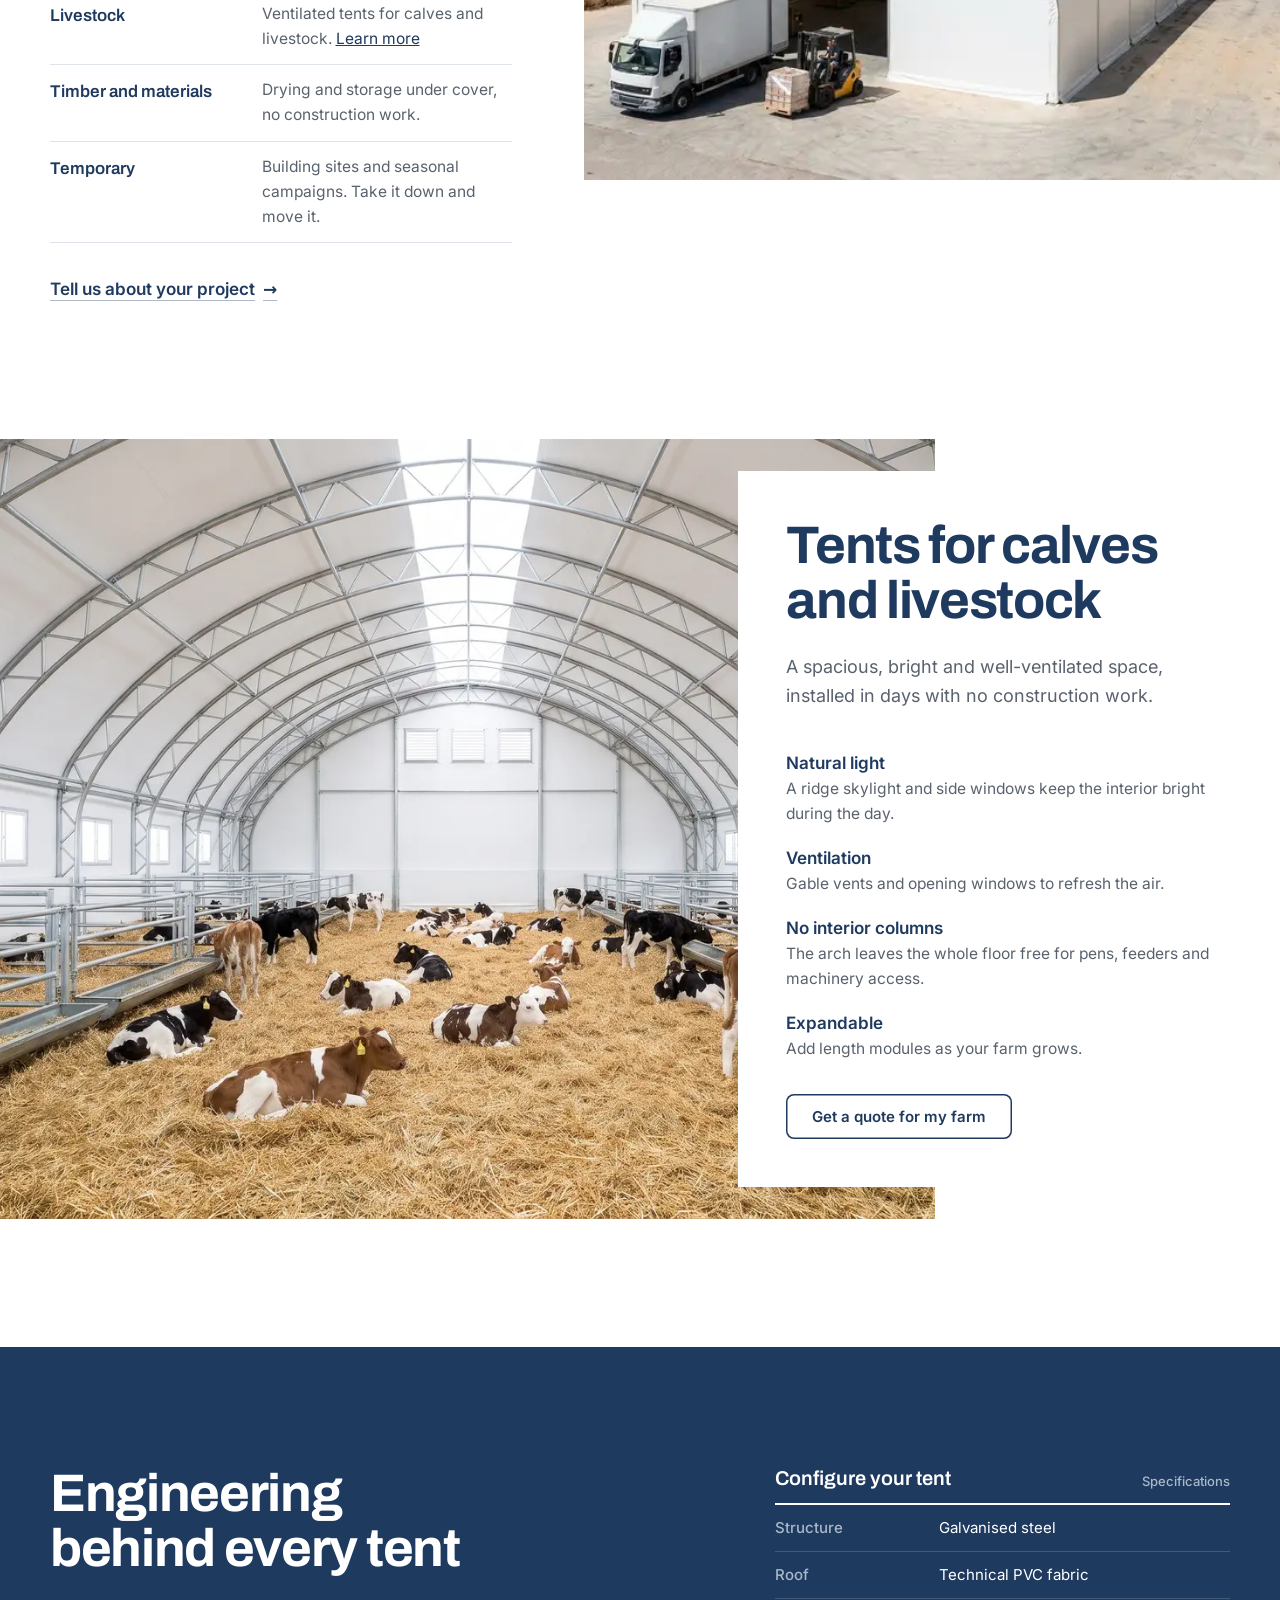
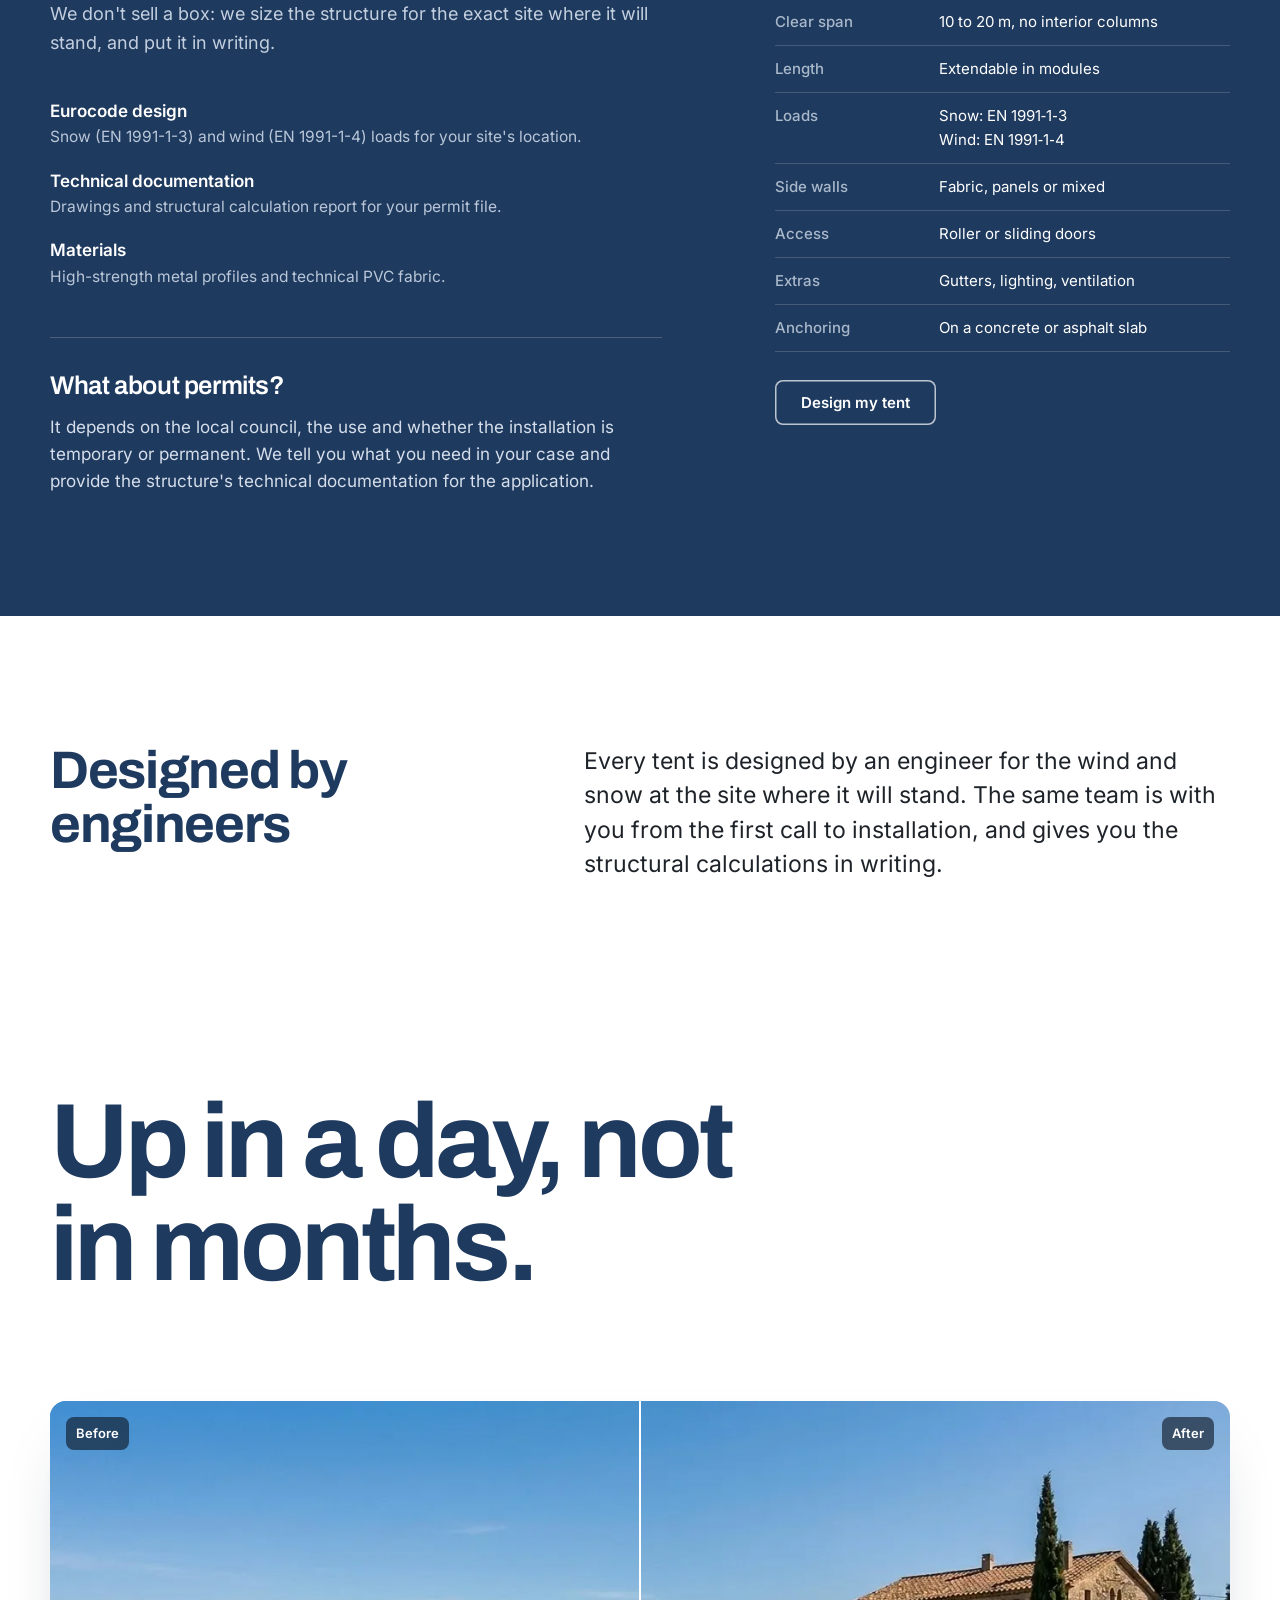
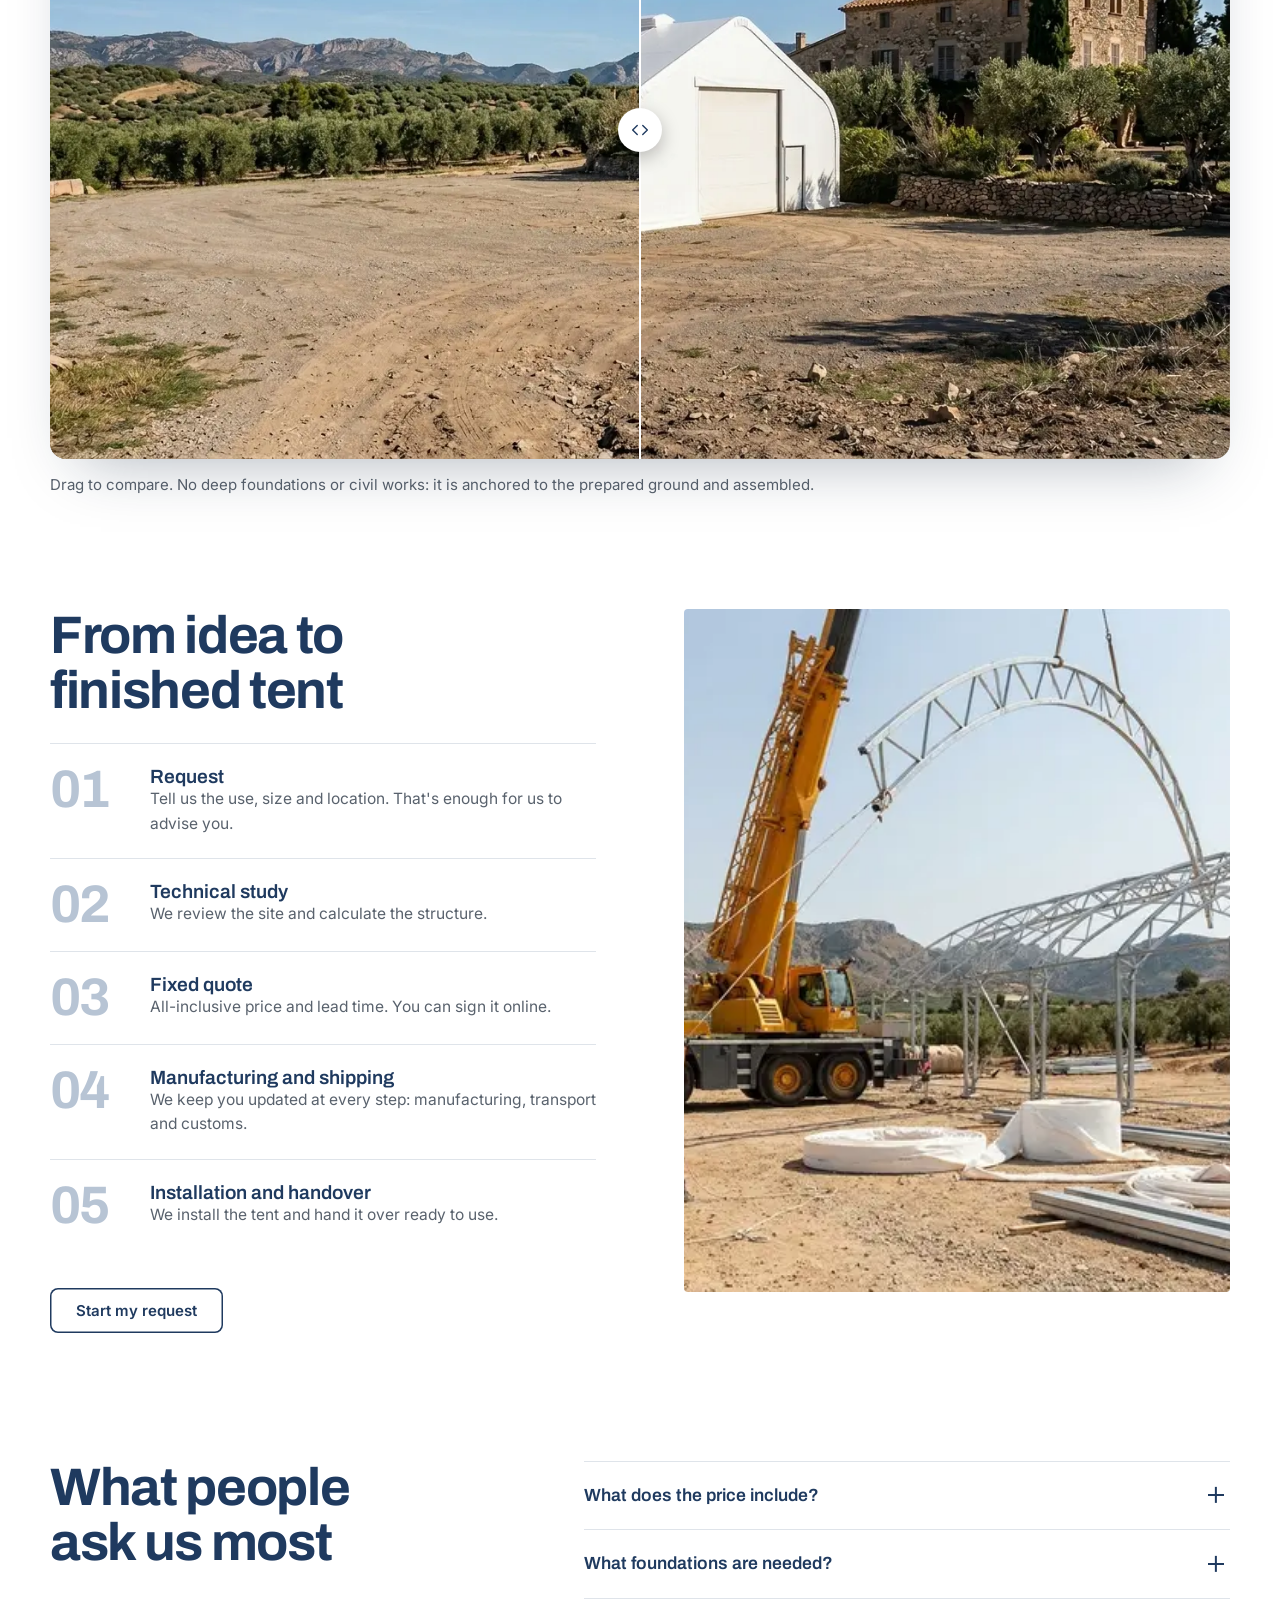
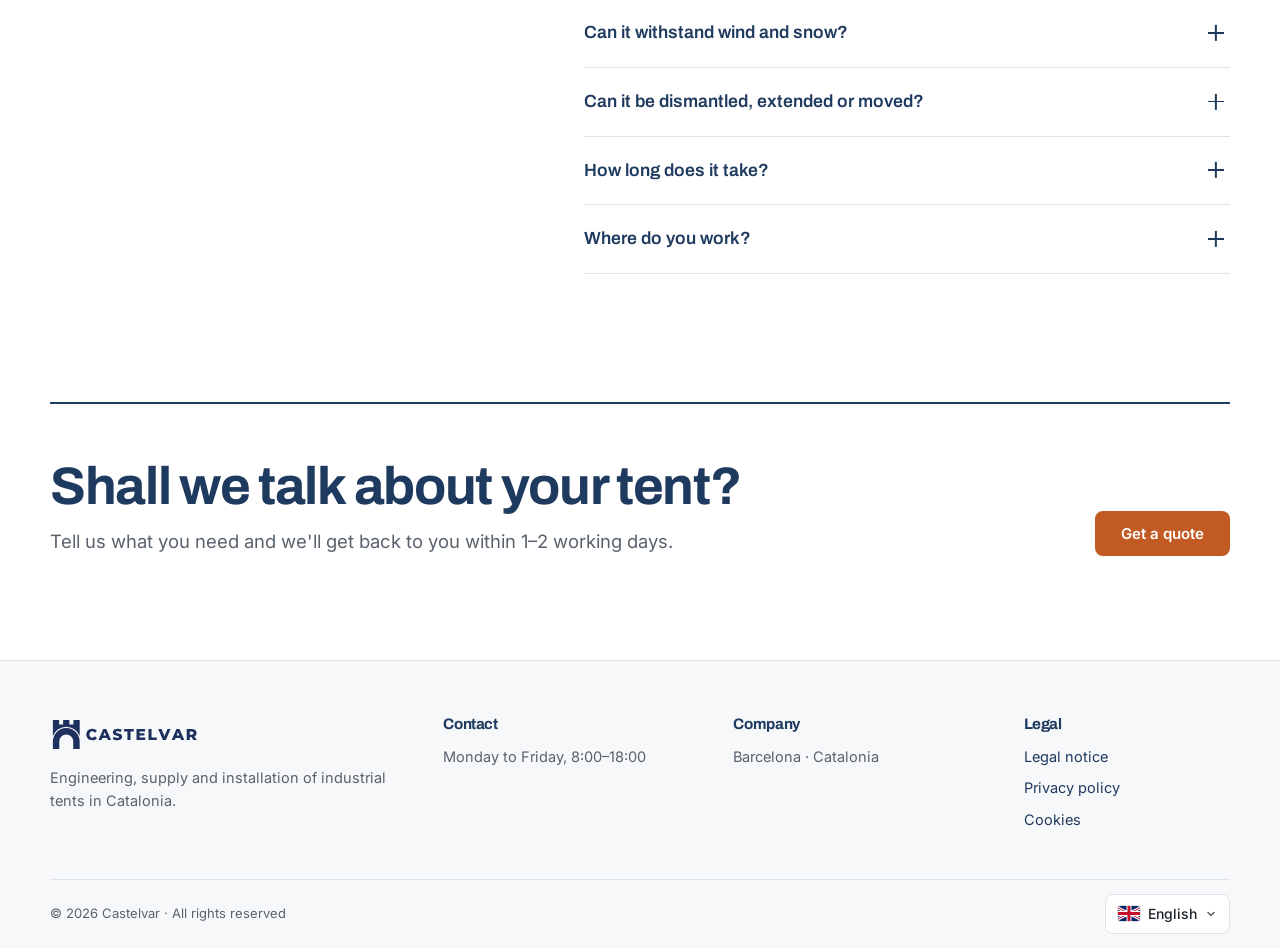
<file: prueba-v2/index.html>
<!doctype html>
<html lang="es">
  <head>
    <meta charset="utf-8" />
    <!-- La prueba ya es la home: esta dirección lleva a la portada -->
    <meta name="robots" content="noindex" />
    <link rel="canonical" href="https://castelvar.com/" />
    <meta http-equiv="refresh" content="0; url=/" />
    <title>Castelvar</title>
    <script>location.replace("/" + location.search + location.hash);</script>
  </head>
  <body><a href="/">Ir a castelvar.com</a></body>
</html>
</file>
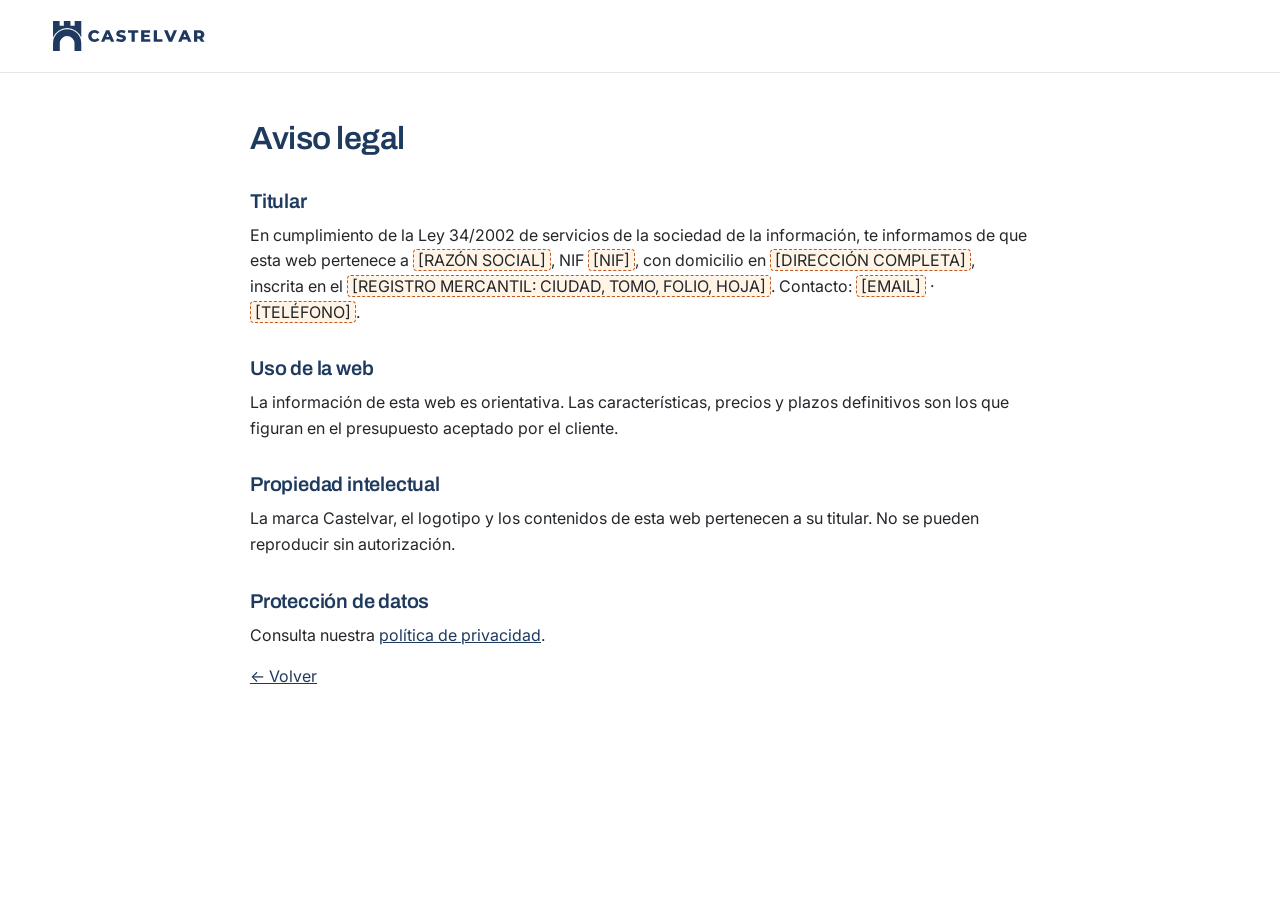
<file: aviso-legal.html>
<!doctype html>
<html lang="es">
  <head>
    <meta charset="utf-8" />
    <meta name="viewport" content="width=device-width, initial-scale=1" />
    <title>Aviso legal · Castelvar</title>
    <meta name="robots" content="noindex" />
    <link rel="icon" href="assets/favicon.svg" type="image/svg+xml" />
    <link href="https://fonts.googleapis.com/css2?family=Archivo:wght@600&family=Inter:wght@400;600&display=swap" rel="stylesheet" />
    <link rel="stylesheet" href="assets/styles.css" />
  </head>
  <body>
    <header class="site-header">
      <div class="wrap header-inner"><a href="./" class="brand"><img src="assets/logo.svg" alt="Castelvar" width="150" height="34" /></a></div>
    </header>
    <main class="legal wrap narrow">
      <h1>Aviso legal</h1>
      <h2>Titular</h2>
      <p>
        En cumplimiento de la Ley 34/2002 de servicios de la sociedad de la información, te informamos de que esta web pertenece a
        <span class="todo" data-co="legalName">[RAZÓN SOCIAL]</span>, NIF <span class="todo" data-co="nif">[NIF]</span>, con domicilio en <span class="todo" data-co="address">[DIRECCIÓN COMPLETA]</span>,
        inscrita en el <span class="todo" data-co="registry">[REGISTRO MERCANTIL: CIUDAD, TOMO, FOLIO, HOJA]</span>. Contacto: <span class="todo" data-cfg="email">[EMAIL]</span> ·
        <span class="todo" data-cfg="phone">[TELÉFONO]</span>.
      </p>
      <h2>Uso de la web</h2>
      <p>
        La información de esta web es orientativa. Las características, precios y plazos definitivos son los que figuran en el presupuesto
        aceptado por el cliente.
      </p>
      <h2>Propiedad intelectual</h2>
      <p>La marca Castelvar, el logotipo y los contenidos de esta web pertenecen a su titular. No se pueden reproducir sin autorización.</p>
      <h2>Protección de datos</h2>
      <p>Consulta nuestra <a href="privacidad.html">política de privacidad</a>.</p>
      <p><a href="./">← Volver</a></p>
    </main>
    <script src="config.js"></script>
    <script src="assets/legal.js"></script>
  </body>
</html>
</file>
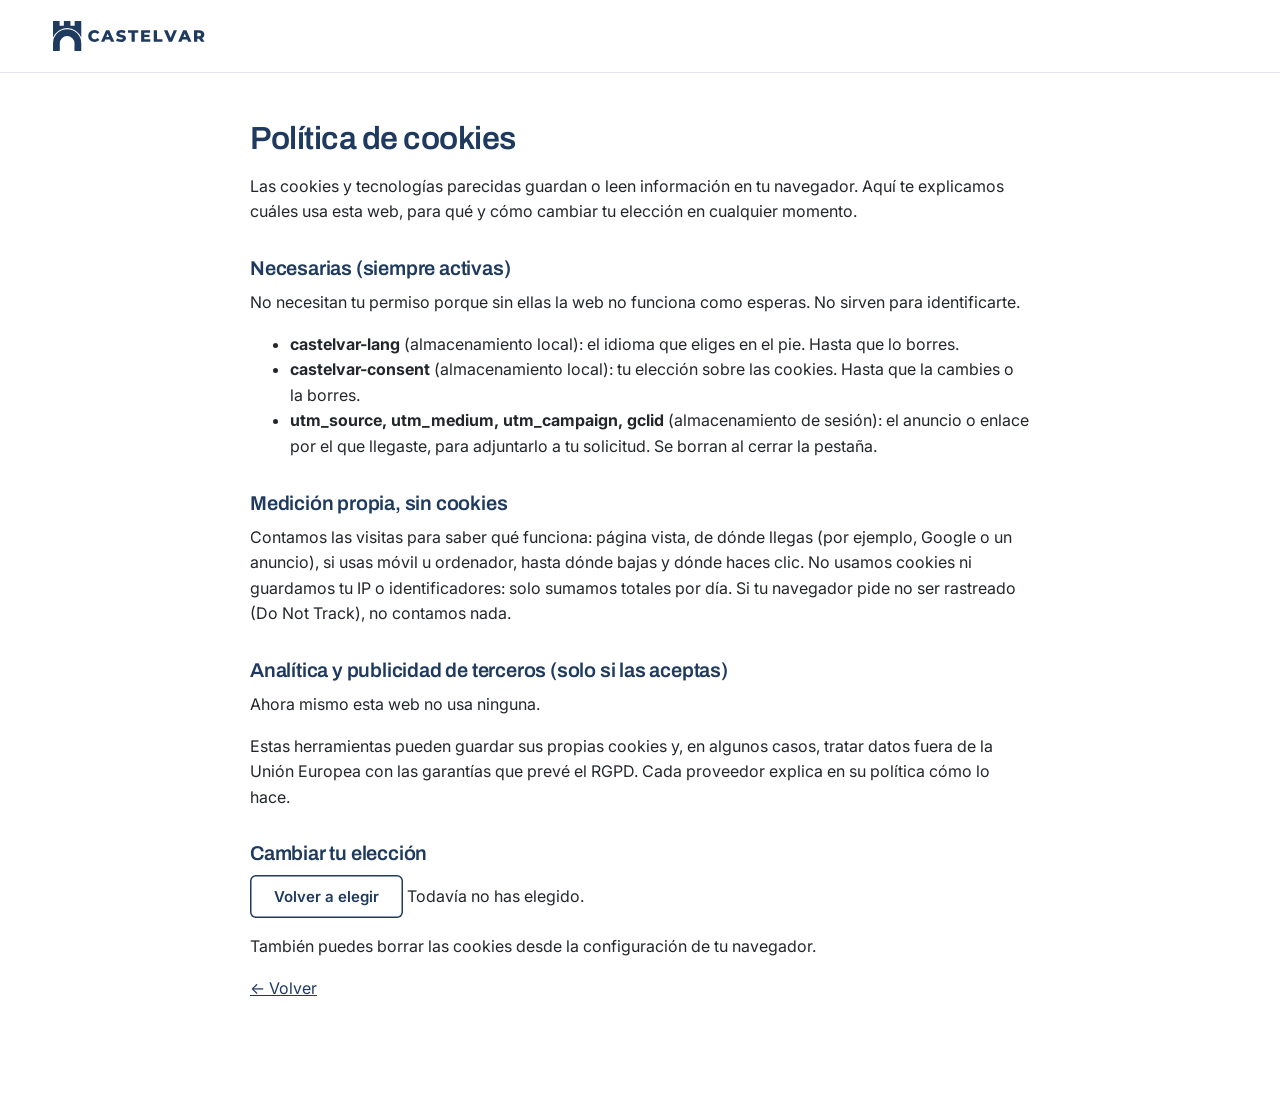
<file: cookies.html>
<!doctype html>
<html lang="es">
  <head>
    <meta charset="utf-8" />
    <meta name="viewport" content="width=device-width, initial-scale=1" />
    <title>Política de cookies · Castelvar</title>
    <meta name="robots" content="noindex" />
    <link rel="icon" href="assets/favicon.svg" type="image/svg+xml" />
    <link href="https://fonts.googleapis.com/css2?family=Archivo:wght@600&family=Inter:wght@400;600&display=swap" rel="stylesheet" />
    <link rel="stylesheet" href="assets/styles.css" />
  </head>
  <body>
    <header class="site-header">
      <div class="wrap header-inner"><a href="./" class="brand"><img src="assets/logo.svg" alt="Castelvar" width="150" height="34" /></a></div>
    </header>
    <main class="legal wrap narrow">
      <h1>Política de cookies</h1>
      <p>
        Las cookies y tecnologías parecidas guardan o leen información en tu navegador. Aquí te explicamos cuáles usa esta web, para qué y cómo
        cambiar tu elección en cualquier momento.
      </p>

      <h2>Necesarias (siempre activas)</h2>
      <p>No necesitan tu permiso porque sin ellas la web no funciona como esperas. No sirven para identificarte.</p>
      <ul>
        <li><strong>castelvar-lang</strong> (almacenamiento local): el idioma que eliges en el pie. Hasta que lo borres.</li>
        <li><strong>castelvar-consent</strong> (almacenamiento local): tu elección sobre las cookies. Hasta que la cambies o la borres.</li>
        <li><strong>utm_source, utm_medium, utm_campaign, gclid</strong> (almacenamiento de sesión): el anuncio o enlace por el que llegaste, para adjuntarlo a tu solicitud. Se borran al cerrar la pestaña.</li>
      </ul>

      <h2>Medición propia, sin cookies</h2>
      <p>
        Contamos las visitas para saber qué funciona: página vista, de dónde llegas (por ejemplo, Google o un anuncio), si usas móvil u ordenador,
        hasta dónde bajas y dónde haces clic. No usamos cookies ni guardamos tu IP o identificadores: solo sumamos totales por día. Si tu navegador
        pide no ser rastreado (Do Not Track), no contamos nada.
      </p>

      <h2>Analítica y publicidad de terceros (solo si las aceptas)</h2>
      <p id="ck-none">Ahora mismo esta web no usa ninguna.</p>
      <ul id="ck-list" hidden></ul>
      <p>
        Estas herramientas pueden guardar sus propias cookies y, en algunos casos, tratar datos fuera de la Unión Europea con las garantías que
        prevé el RGPD. Cada proveedor explica en su política cómo lo hace.
      </p>

      <h2>Cambiar tu elección</h2>
      <p>
        <button type="button" class="btn btn-secondary" id="ck-reset">Volver a elegir</button>
        <span id="ck-state" class="muted"></span>
      </p>
      <p>También puedes borrar las cookies desde la configuración de tu navegador.</p>

      <p><a href="./">← Volver</a></p>
    </main>
    <script src="config.js"></script>
    <script>
      (function () {
        var INFO = {
          meta: ["Meta (Facebook e Instagram)", "Publicidad", "https://www.facebook.com/privacy/policy/"],
          gads: ["Google Ads", "Publicidad", "https://policies.google.com/privacy"],
          gtm: ["Google Tag Manager", "Publicidad", "https://policies.google.com/privacy"],
          tiktok: ["TikTok", "Publicidad", "https://www.tiktok.com/legal/privacy-policy-eea"],
          linkedin: ["LinkedIn", "Publicidad", "https://www.linkedin.com/legal/privacy-policy"],
          bing: ["Microsoft Advertising", "Publicidad", "https://privacy.microsoft.com/privacystatement"],
          pinterest: ["Pinterest", "Publicidad", "https://policy.pinterest.com/privacy-policy"],
          x: ["X (Twitter)", "Publicidad", "https://x.com/privacy"],
          ga4: ["Google Analytics", "Analítica", "https://policies.google.com/privacy"],
          clarity: ["Microsoft Clarity", "Analítica", "https://privacy.microsoft.com/privacystatement"],
          hotjar: ["Hotjar", "Analítica", "https://www.hotjar.com/legal/policies/privacy/"],
        };
        var cfg = window.CASTELVAR || {};
        var state = document.getElementById("ck-state");
        try {
          var c = JSON.parse(localStorage.getItem("castelvar-consent") || "null");
          state.textContent = c
            ? " Tu elección actual: analítica " + (c.a ? "aceptada" : "rechazada") + ", publicidad " + (c.m ? "aceptada" : "rechazada") + "."
            : " Todavía no has elegido.";
        } catch (e) {}
        document.getElementById("ck-reset").addEventListener("click", function () {
          try {
            localStorage.removeItem("castelvar-consent");
          } catch (e) {}
          location.href = "./";
        });
        var base = "";
        try {
          base = new URL(cfg.apiUrl).origin;
        } catch (e) {}
        if (!base || !cfg.formKey) return;
        fetch(base + "/api/web/config?k=" + encodeURIComponent(cfg.formKey), { credentials: "omit" })
          .then(function (r) {
            return r.json();
          })
          .then(function (res) {
            var keys = Object.keys((res && res.pixels) || {}).filter(function (k) {
              return INFO[k];
            });
            if (!keys.length) return;
            var ul = document.getElementById("ck-list");
            keys.forEach(function (k) {
              var li = document.createElement("li");
              var a = document.createElement("a");
              a.href = INFO[k][2];
              a.target = "_blank";
              a.rel = "noopener";
              a.textContent = "política";
              li.append(document.createElement("strong"), " (" + INFO[k][1].toLowerCase() + "): ", a);
              li.firstChild.textContent = INFO[k][0];
              ul.appendChild(li);
            });
            ul.hidden = false;
            document.getElementById("ck-none").hidden = true;
          })
          .catch(function () {});
      })();
    </script>
  </body>
</html>
</file>
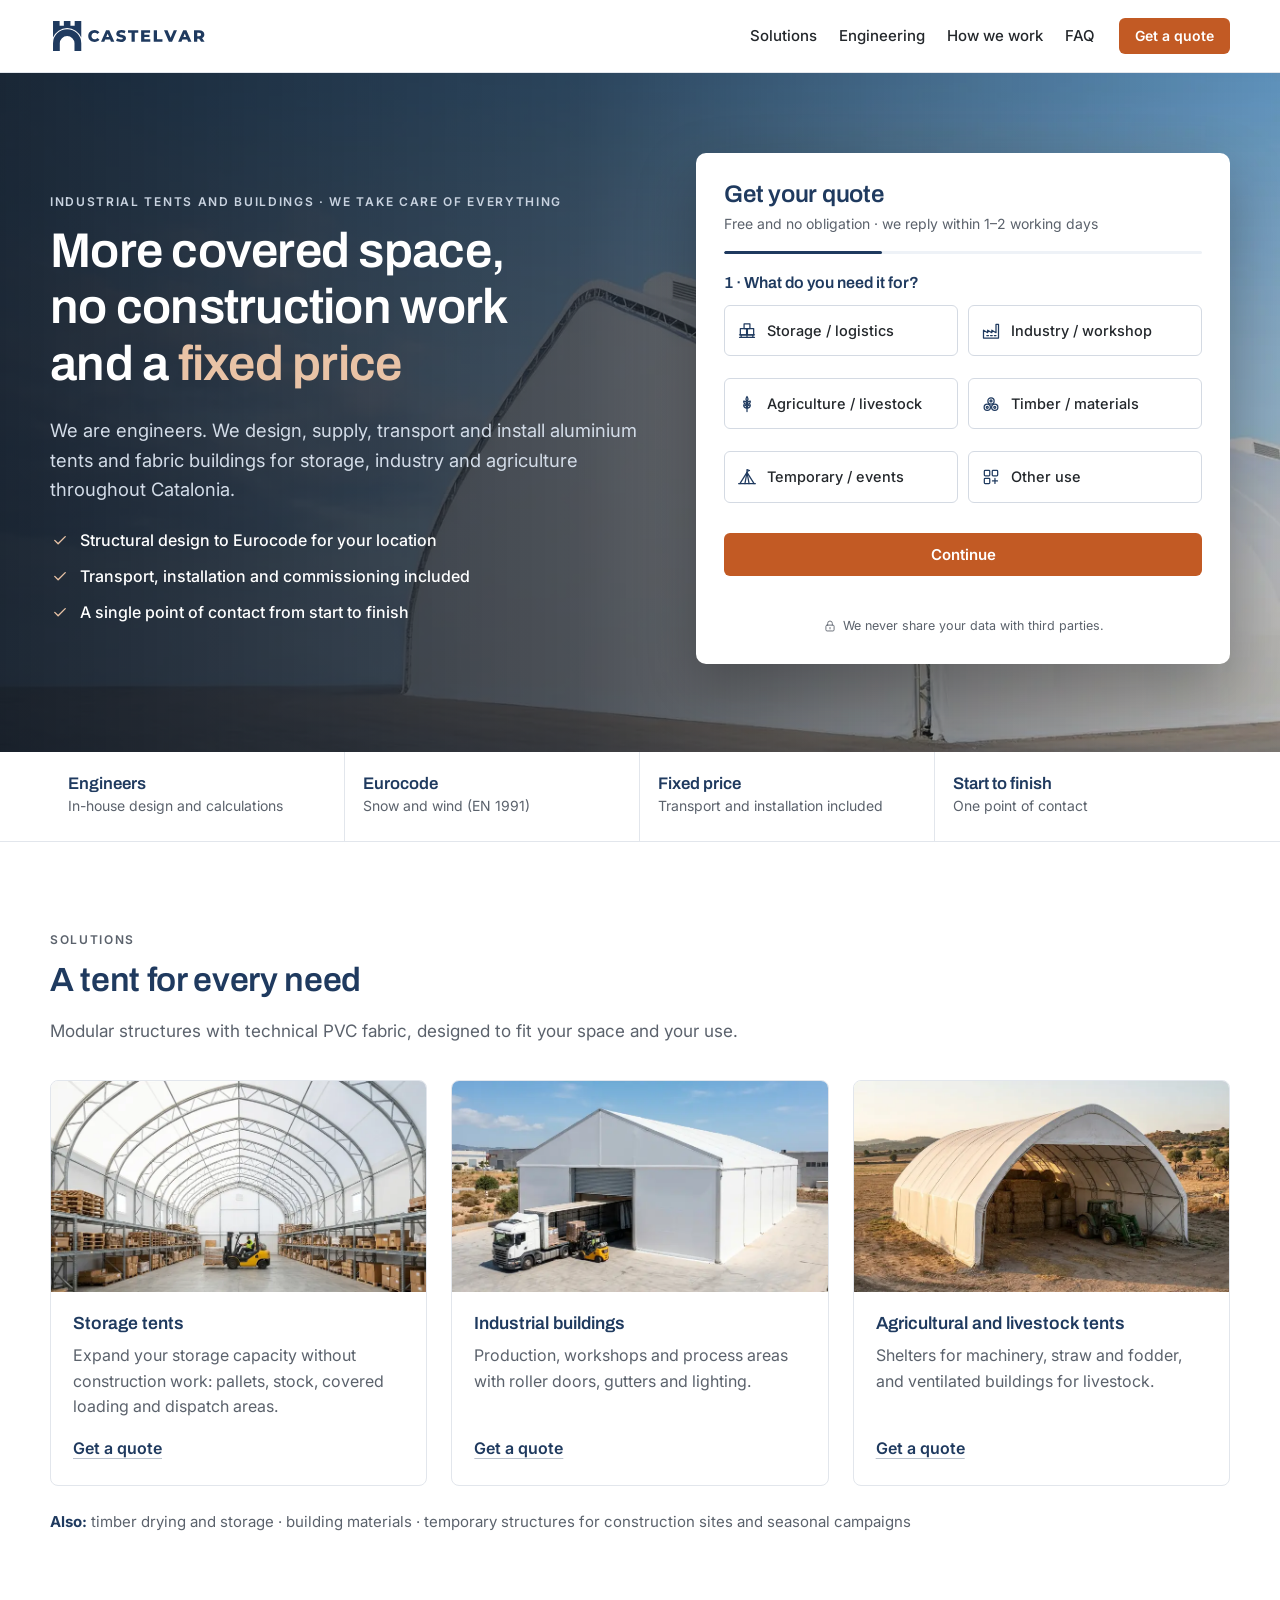
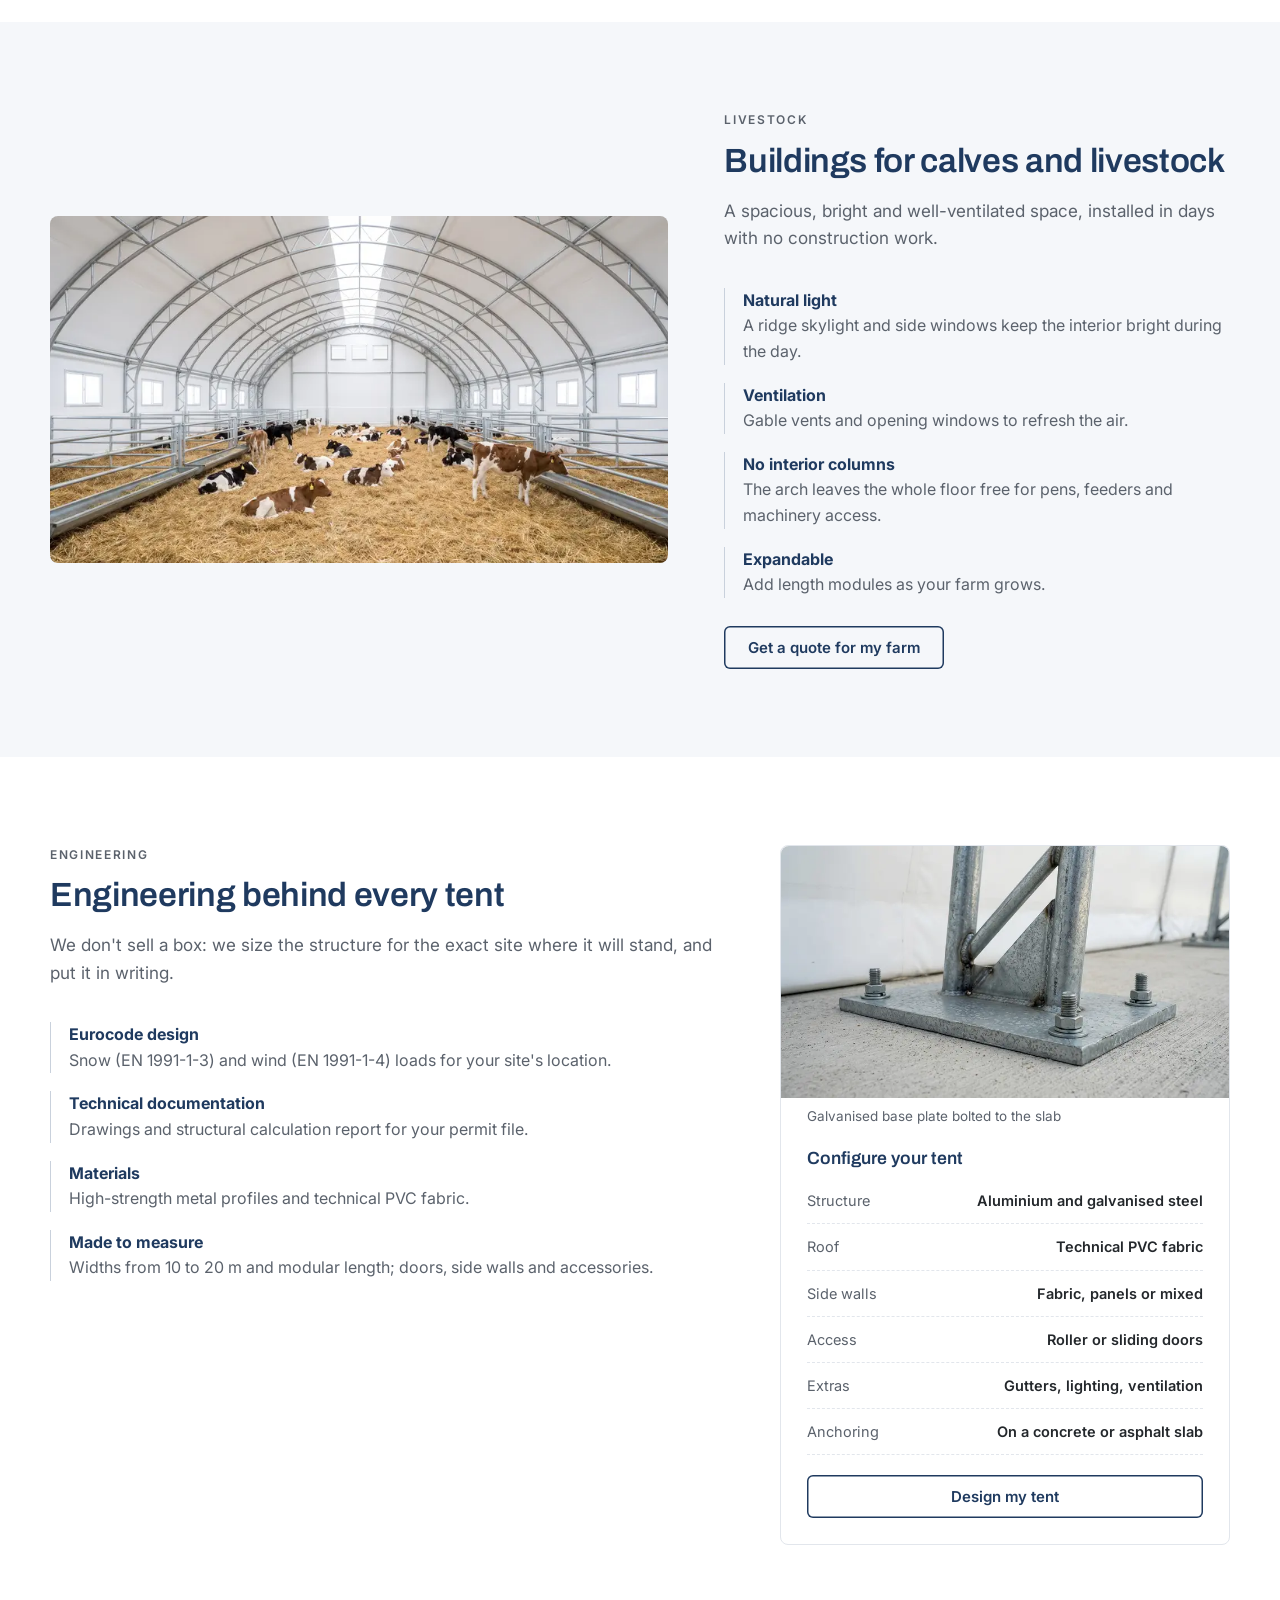
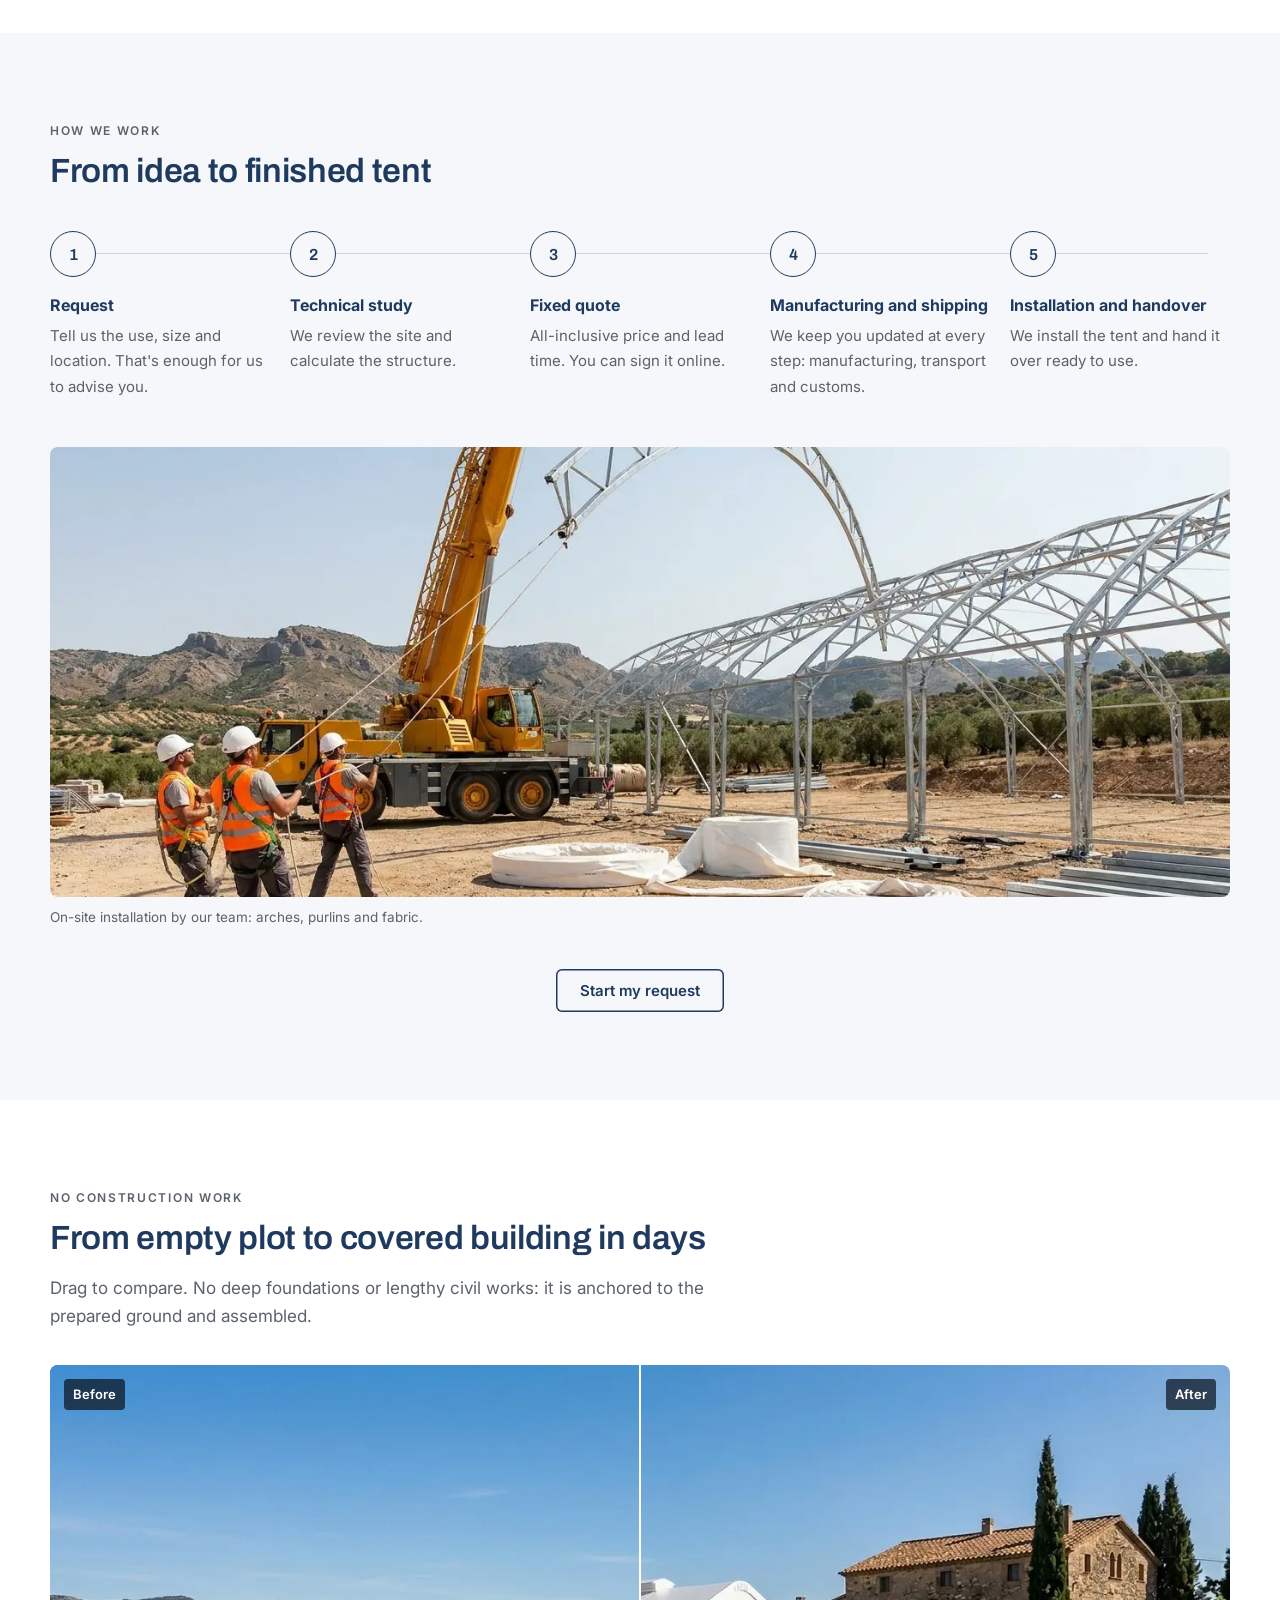
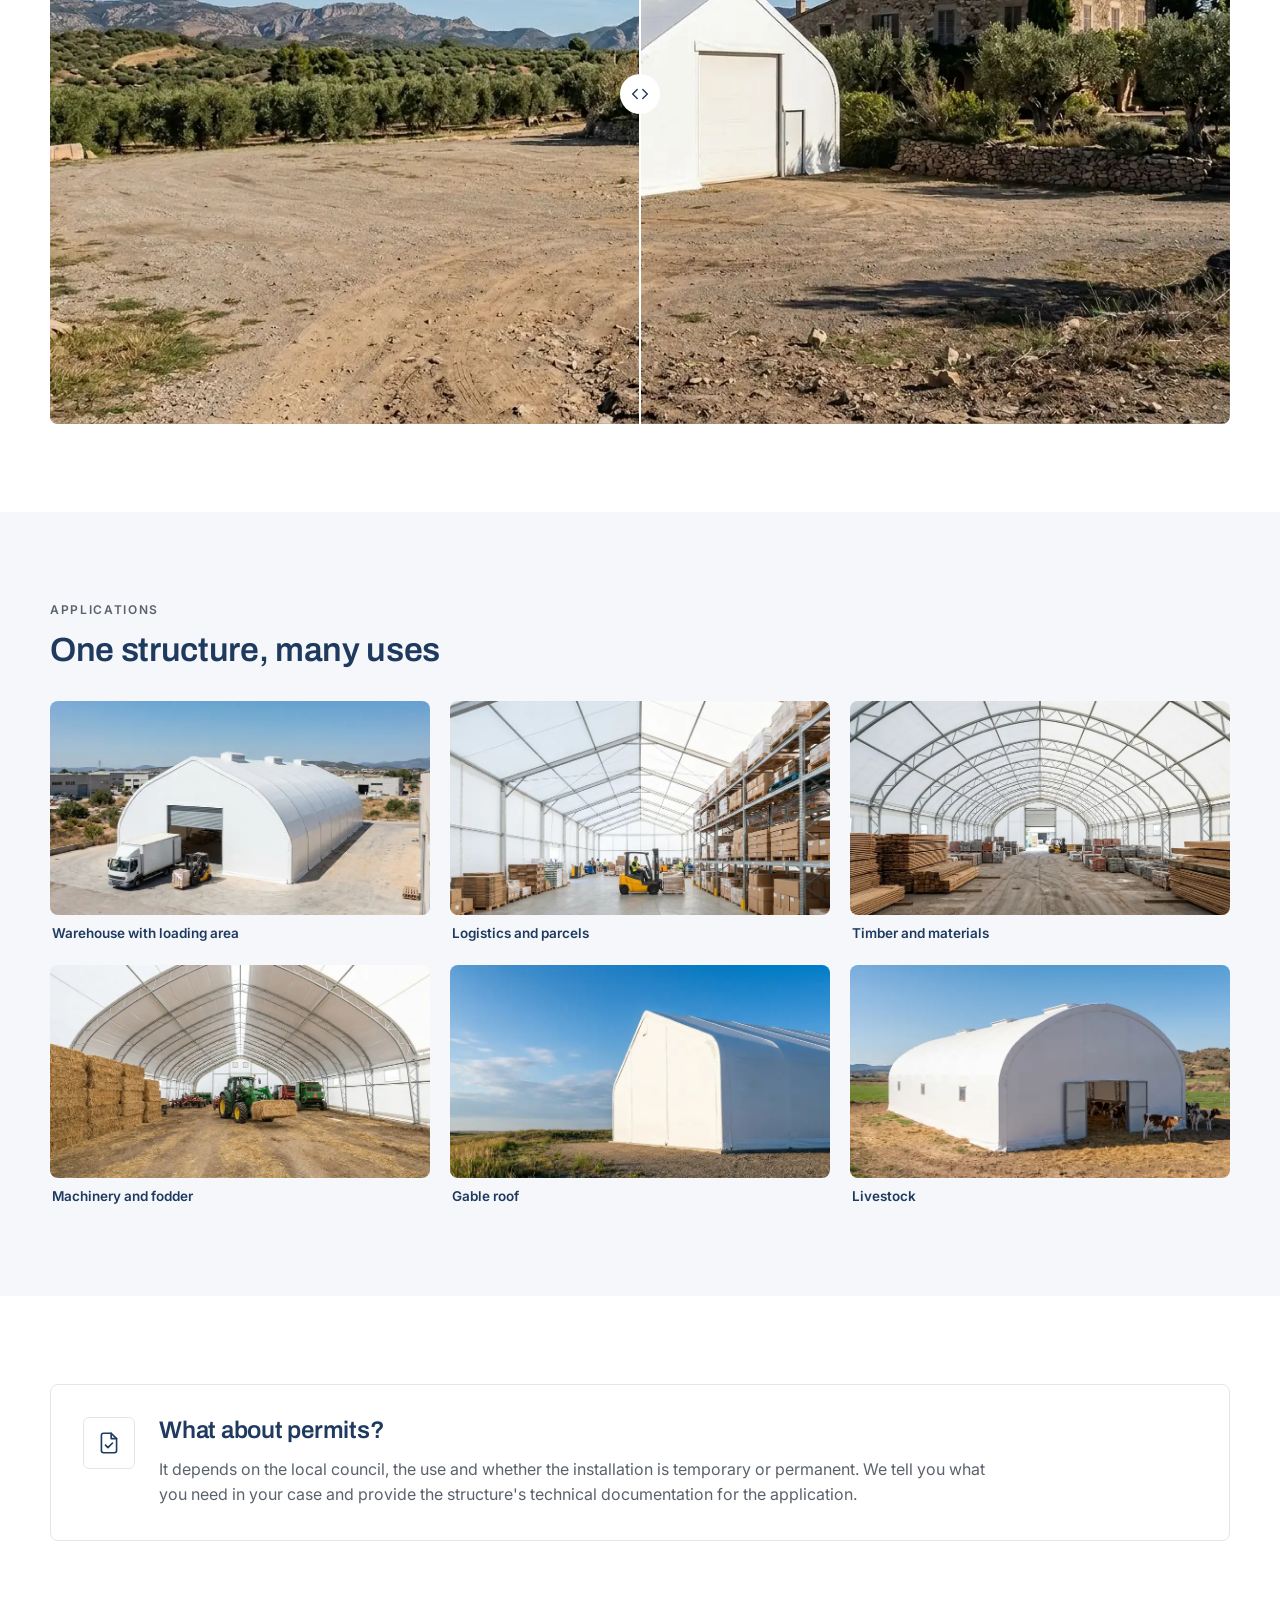
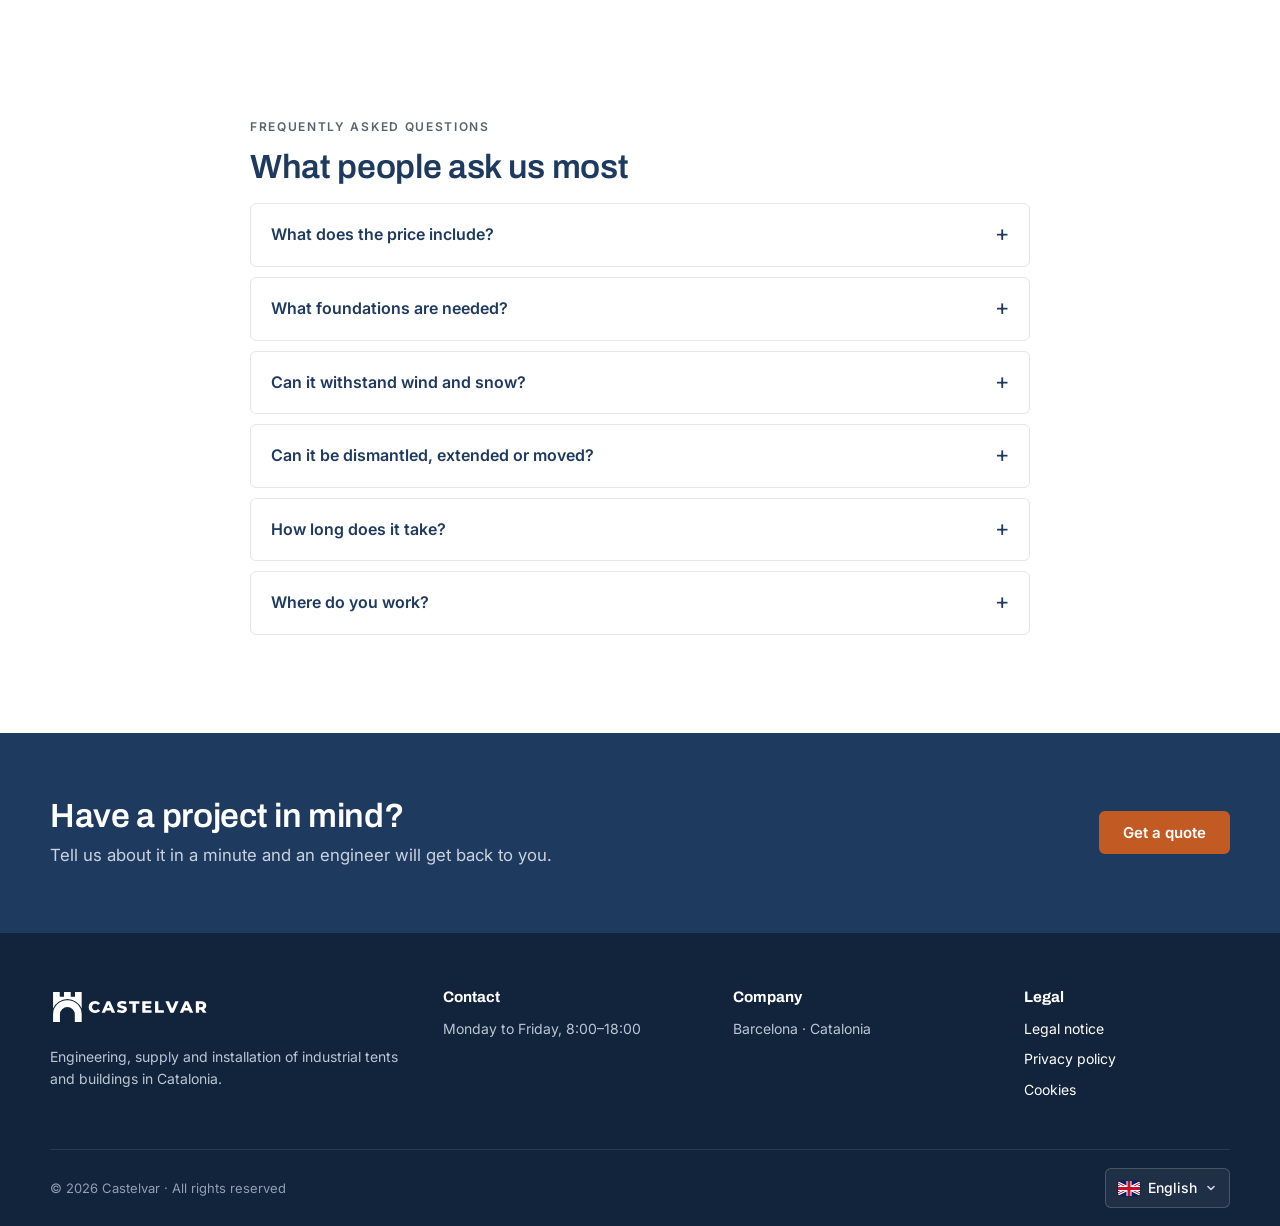
<file: home-anterior.html>
<!doctype html>
<html lang="es">
  <head>
    <meta charset="utf-8" />
    <meta name="viewport" content="width=device-width, initial-scale=1" />
    <!-- Home ANTERIOR (guardada). La principal es index.html. No indexar. -->
    <meta name="robots" content="noindex, nofollow" />
    <title data-i18n="meta.title">Castelvar · Carpas y naves industriales, nos encargamos de todo</title>
    <meta
      name="description"
      data-i18n-attr="content:meta.desc"
      content="Carpas de aluminio y naves textiles para almacén, industria y agricultura. Ingenieros, cálculo según Eurocódigo, transporte y montaje con precio cerrado. Pide presupuesto sin compromiso."
    />
    <meta name="theme-color" content="#1F3A5F" />
    <meta property="og:title" data-i18n-attr="content:meta.title" content="Castelvar · Carpas y naves industriales, nos encargamos de todo" />
    <meta property="og:description" data-i18n-attr="content:meta.ogdesc" content="Ingeniería, fabricación, transporte y montaje con precio cerrado. Pide presupuesto sin compromiso." />
    <meta property="og:type" content="website" />
    <link rel="icon" href="assets/favicon.svg" type="image/svg+xml" />
    <link rel="apple-touch-icon" href="assets/apple-touch-icon.png" />
    <link rel="preconnect" href="https://fonts.googleapis.com" />
    <link rel="preconnect" href="https://fonts.gstatic.com" crossorigin />
    <link href="https://fonts.googleapis.com/css2?family=Archivo:wght@500;600;700&family=Inter:wght@400;500;600&display=swap" rel="stylesheet" />
    <link rel="stylesheet" href="assets/styles.css" />
    <script src="config.js"></script>
  </head>
  <body>
    <a class="skip" href="#presupuesto" data-i18n="skip">Ir al formulario de presupuesto</a>

    <!-- Barra superior de contacto (se rellena desde config.js) -->
    <div class="topbar" id="topbar" hidden>
      <div class="wrap topbar-inner">
        <span class="topbar-note" data-i18n="top.note">Ingeniería y montaje de carpas industriales</span>
        <span class="topbar-links" id="topbar-links"></span>
      </div>
    </div>

    <header class="site-header" id="cabecera">
      <div class="wrap header-inner">
        <a href="#" class="brand" aria-label="Castelvar, inicio" data-i18n-attr="aria-label:a11y.home"><img src="assets/logo.svg" alt="Castelvar" width="168" height="38" /></a>
        <nav class="nav" aria-label="Principal" data-i18n-attr="aria-label:a11y.mainnav">
          <a href="#soluciones" data-i18n="nav.solutions">Soluciones</a>
          <a href="#tecnica" data-i18n="nav.tech">Técnica</a>
          <a href="#proceso" data-i18n="nav.process">Cómo trabajamos</a>
          <a href="#referencias" data-needs="projects" data-i18n="nav.projects">Obras</a>
          <a href="#preguntas" data-i18n="nav.faq">Preguntas</a>
        </nav>
        <a class="header-phone" id="header-phone" hidden></a>
        <a href="#presupuesto" class="btn btn-primary btn-sm" data-i18n="cta.quote">Pedir presupuesto</a>
      </div>
    </header>

    <main>
      <!-- HERO con formulario por pasos -->
      <section class="hero" id="inicio">
        <div class="hero-bg" id="hero-bg" aria-hidden="true"></div>
        <div class="wrap hero-inner">
          <div class="hero-copy">
            <p class="eyebrow" data-i18n-html="hero.eyebrow">Carpas y naves industriales<span class="eb-sep"> · </span><span class="eb-2">Nos encargamos de todo</span></p>
            <h1 data-i18n-html="hero.title">Más espacio cubierto, sin obra y con <span>precio cerrado</span></h1>
            <p class="lead" data-i18n="hero.lead">
              Somos ingenieros. Calculamos, suministramos, transportamos y montamos carpas de aluminio y naves textiles para almacén, industria y
              agricultura en toda Cataluña.
            </p>
            <!-- Solo en móvil: en lugar de la frase larga, tres ventajas que se leen de un vistazo -->
            <ul class="hero-quick">
              <li data-i18n="hero.q1">Ingenieros especializados</li>
              <li data-i18n="hero.q2">Sin licencia*</li>
              <li data-i18n="hero.q3">Montaje en 2 a 6 días</li>
            </ul>
            <p class="hero-quick-note"><a href="#permisos" data-i18n="hero.qnote">*Según ayuntamiento y uso. Te asesoramos con los permisos.</a></p>
            <ul class="hero-checks">
              <li data-i18n="hero.c1">Cálculo estructural según Eurocódigo para tu ubicación</li>
              <li data-i18n="hero.c2">Transporte, montaje y puesta en obra incluidos</li>
              <li data-i18n="hero.c3">Un único interlocutor de principio a fin</li>
              <li id="hero-warranty" hidden></li>
            </ul>
            <div class="hero-trust" id="hero-stats" hidden></div>
          </div>

          <!-- Formulario de presupuesto en 3 pasos -->
          <div class="quote-card" id="presupuesto">
            <div class="quote-head">
              <h2 data-i18n="quote.title">Pide tu presupuesto</h2>
              <p><span data-i18n="quote.free">Gratis y sin compromiso</span> · <span id="response-time">te respondemos en 24–48 h laborables</span></p>
              <div class="progress" aria-hidden="true"><span id="progress-bar"></span></div>
            </div>

            <!-- Los value de radios y desplegables se quedan en español (es lo que llega al CRM) -->
            <form id="lead-form" novalidate>
              <!-- Paso 1 -->
              <fieldset class="step" data-step="1">
                <legend data-i18n="form.s1">1 · ¿Para qué la necesitas?</legend>
                <div class="choice-grid" role="radiogroup">
                  <label class="choice"><input type="radio" name="use_case" value="Almacén / logística" /><span class="choice-box"><svg class="i" viewBox="0 0 24 24" fill="none" stroke="currentColor" stroke-width="1.5" stroke-linecap="round" stroke-linejoin="round" aria-hidden="true"><path d="M8.5 3.5h7v5.5h-7z"/><path d="M4 9h7.5v7.5H4zM12.5 9H20v7.5h-7.5z"/><path d="M3 16.5h18M3 19.5h18M5 16.5v3M12 16.5v3M19 16.5v3"/></svg><span data-i18n="uc.storage">Almacén / logística</span></span></label>
                  <label class="choice"><input type="radio" name="use_case" value="Industria / taller" /><span class="choice-box"><svg class="i" viewBox="0 0 24 24" fill="none" stroke="currentColor" stroke-width="1.5" stroke-linecap="round" stroke-linejoin="round" aria-hidden="true"><path d="M3 20.5V11l5 3v-3l5 3v-3l5 3V4h3v16.5z"/><path d="M7 17.5h2M11.5 17.5h2M16 17.5h2"/></svg><span data-i18n="uc.industry">Industria / taller</span></span></label>
                  <label class="choice"><input type="radio" name="use_case" value="Agricultura / ganadería" /><span class="choice-box"><svg class="i" viewBox="0 0 24 24" fill="none" stroke="currentColor" stroke-width="1.5" stroke-linecap="round" stroke-linejoin="round" aria-hidden="true"><path d="M12 21V8.5"/><path d="M12 8.5C10.6 7.4 10.3 5.6 12 3c1.7 2.6 1.4 4.4 0 5.5z"/><path d="M12 12.5c-2.6 0-4-1.5-4-4 2.6 0 4 1.5 4 4zM12 12.5c2.6 0 4-1.5 4-4-2.6 0-4 1.5-4 4z"/><path d="M12 17c-2.6 0-4-1.5-4-4 2.6 0 4 1.5 4 4zM12 17c2.6 0 4-1.5 4-4-2.6 0-4 1.5-4 4z"/></svg><span data-i18n="uc.agri">Agrícola / ganadera</span></span></label>
                  <label class="choice"><input type="radio" name="use_case" value="Madera / materiales" /><span class="choice-box"><svg class="i" viewBox="0 0 24 24" fill="none" stroke="currentColor" stroke-width="1.5" stroke-linecap="round" stroke-linejoin="round" aria-hidden="true"><circle cx="7.5" cy="16" r="3.75"/><circle cx="16.5" cy="16" r="3.75"/><circle cx="12" cy="8.25" r="3.75"/><circle cx="7.5" cy="16" r="1.2"/><circle cx="16.5" cy="16" r="1.2"/><circle cx="12" cy="8.25" r="1.2"/></svg><span data-i18n="uc.wood">Madera / materiales</span></span></label>
                  <label class="choice"><input type="radio" name="use_case" value="Temporal / eventos" /><span class="choice-box"><svg class="i" viewBox="0 0 24 24" fill="none" stroke="currentColor" stroke-width="1.5" stroke-linecap="round" stroke-linejoin="round" aria-hidden="true"><path d="M3.5 20 12 6.5 20.5 20"/><path d="M12 6.5 9.5 20M12 6.5 14.5 20"/><path d="M12 6.5V3l3 1.2L12 5.4"/><path d="M2 20h20"/></svg><span data-i18n="uc.temp">Temporal / eventos</span></span></label>
                  <label class="choice"><input type="radio" name="use_case" value="Otro" /><span class="choice-box"><svg class="i" viewBox="0 0 24 24" fill="none" stroke="currentColor" stroke-width="1.5" stroke-linecap="round" stroke-linejoin="round" aria-hidden="true"><rect x="4" y="4" width="6.5" height="6.5" rx="1"/><rect x="13.5" y="4" width="6.5" height="6.5" rx="1"/><rect x="4" y="13.5" width="6.5" height="6.5" rx="1"/><path d="M16.75 13.75v6M13.75 16.75h6"/></svg><span data-i18n="uc.other">Otro uso</span></span></label>
                </div>
                <button type="button" class="btn btn-primary btn-block" data-next data-i18n="btn.continue">Continuar</button>
              </fieldset>

              <!-- Paso 2 -->
              <fieldset class="step" data-step="2" hidden>
                <legend data-i18n="form.s2">2 · Medidas y ubicación</legend>
                <div class="grid-2">
                  <label><span data-i18n="f.width">Ancho aprox. (m)</span><input name="width" inputmode="decimal" enterkeyhint="next" placeholder="p. ej. 15" data-i18n-attr="placeholder:ph.width" maxlength="8" /></label>
                  <label><span data-i18n="f.length">Largo aprox. (m)</span><input name="length" inputmode="decimal" enterkeyhint="next" placeholder="p. ej. 30" data-i18n-attr="placeholder:ph.length" maxlength="8" /></label>
                </div>
                <p class="sizes" aria-label="Medidas habituales" data-i18n-attr="aria-label:sizes.aria">
                  <span data-i18n="sizes.label">Habituales:</span>
                  <button type="button" data-size="10x15">10×15</button>
                  <button type="button" data-size="10x20">10×20</button>
                  <button type="button" data-size="15x30">15×30</button>
                  <button type="button" data-size="20x40">20×40</button>
                  <button type="button" data-size="" data-i18n="sizes.unknown">No lo sé</button>
                </p>
                <div class="grid-2">
                  <label><span data-i18n="f.city">Población de la obra</span><input name="city" autocomplete="address-level2" autocapitalize="words" enterkeyhint="next" maxlength="120" /></label>
                  <label
                    ><span data-i18n="f.province">Provincia</span>
                    <select name="province">
                      <option value="">—</option>
                      <option value="Barcelona">Barcelona</option>
                      <option value="Girona">Girona</option>
                      <option value="Lleida">Lleida</option>
                      <option value="Tarragona">Tarragona</option>
                      <option value="Otra" data-i18n="opt.other">Otra</option>
                    </select>
                  </label>
                </div>
                <label
                  ><span data-i18n="f.when">¿Para cuándo?</span>
                  <select name="timeframe">
                    <option value="">—</option>
                    <option value="Lo antes posible" data-i18n="tf.asap">Lo antes posible</option>
                    <option value="En 1–3 meses" data-i18n="tf.1-3">En 1–3 meses</option>
                    <option value="En 3–6 meses" data-i18n="tf.3-6">En 3–6 meses</option>
                    <option value="Solo me estoy informando" data-i18n="tf.info">Solo me estoy informando</option>
                  </select>
                </label>
                <div class="step-nav">
                  <button type="button" class="btn btn-ghost" data-prev data-i18n="btn.back">Atrás</button>
                  <button type="button" class="btn btn-primary" data-next data-i18n="btn.continue">Continuar</button>
                </div>
              </fieldset>

              <!-- Paso 3 -->
              <fieldset class="step" data-step="3" hidden>
                <legend data-i18n="form.s3">3 · ¿Cómo te contactamos?</legend>
                <div class="grid-2">
                  <label><span data-i18n="f.name">Nombre *</span><input name="name" autocomplete="name" autocapitalize="words" enterkeyhint="next" required maxlength="120" /></label>
                  <label><span data-i18n="f.company">Empresa</span><input name="company" autocomplete="organization" maxlength="160" /></label>
                  <label><span data-i18n="f.phone">Teléfono</span><input name="phone" type="tel" inputmode="tel" autocomplete="tel" enterkeyhint="next" maxlength="40" /></label>
                  <label><span data-i18n="f.email">Email</span><input name="email" type="email" inputmode="email" autocomplete="email" autocapitalize="off" spellcheck="false" enterkeyhint="next" maxlength="200" /></label>
                </div>
                <label><span data-i18n="f.msg">Algo más (opcional)</span><textarea name="message" rows="3" maxlength="3000" placeholder="Terreno, accesos, puertas, cerramientos…" data-i18n-attr="placeholder:ph.msg"></textarea></label>
                <label class="hp" aria-hidden="true">Web<input name="website" tabindex="-1" autocomplete="off" /></label>
                <label class="check">
                  <input type="checkbox" name="consent" value="on" required />
                  <span data-i18n-html="consent">Acepto la <a href="privacidad.html" target="_blank">política de privacidad</a>. Solo usaremos tus datos para responderte.</span>
                </label>
                <div class="step-nav">
                  <button type="button" class="btn btn-ghost" data-prev data-i18n="btn.back">Atrás</button>
                  <button type="submit" class="btn btn-primary" data-i18n="btn.send">Enviar solicitud</button>
                </div>
              </fieldset>
              <p class="form-status" role="status" aria-live="polite"></p>
            </form>

            <div class="thanks" id="thanks" hidden tabindex="-1">
              <div class="thanks-icon"><svg class="i" viewBox="0 0 24 24" fill="none" stroke="currentColor" stroke-width="1.5" stroke-linecap="round" stroke-linejoin="round" aria-hidden="true"><circle cx="12" cy="12" r="9"/><path d="m8 12.25 2.75 2.75L16 9.75"/></svg></div>
              <h3 data-i18n="thanks.title">¡Solicitud recibida!</h3>
              <p><span data-i18n="thanks.text">Un ingeniero revisará tu caso y te contactará</span> <span id="thanks-time">en 24–48 h laborables</span>.</p>
              <p class="thanks-direct" id="thanks-direct"></p>
            </div>
            <p class="quote-foot"><svg class="i" viewBox="0 0 24 24" fill="none" stroke="currentColor" stroke-width="1.5" stroke-linecap="round" stroke-linejoin="round" aria-hidden="true"><rect x="5" y="10.5" width="14" height="10" rx="2"/><path d="M8 10.5V7.5a4 4 0 0 1 8 0v3"/><path d="M12 14.5v2.5"/></svg><span data-i18n="quote.foot">Tus datos no se ceden a terceros.</span></p>
          </div>
        </div>
      </section>

      <!-- Franja de garantías -->
      <section class="assurances" id="garantias" aria-label="Por qué confiar en nosotros" data-i18n-attr="aria-label:as.aria">
        <div class="wrap assurances-inner">
          <div><strong data-i18n="as.1t">Ingenieros</strong><span data-i18n="as.1s">Proyecto y cálculo propios</span></div>
          <div><strong data-i18n="as.2t">Eurocódigo</strong><span data-i18n="as.2s">Nieve y viento (EN 1991)</span></div>
          <div><strong data-i18n="as.3t">Precio cerrado</strong><span data-i18n="as.3s">Transporte y montaje incluidos</span></div>
          <div><strong data-i18n="as.4t">De principio a fin</strong><span data-i18n="as.4s">Un solo interlocutor</span></div>
        </div>
      </section>

      <!-- SOLUCIONES -->
      <section id="soluciones" class="section">
        <div class="wrap">
          <p class="kicker" data-i18n="sol.kicker">Soluciones</p>
          <h2 data-i18n="sol.title">Una carpa para cada necesidad</h2>
          <p class="section-lead" data-i18n="sol.lead">Estructuras modulares con lona técnica de PVC, diseñadas a medida de tu espacio y de tu uso.</p>
          <div class="cards">
            <article class="card">
              <img
                class="card-media"
                src="img/almacen-interior-800.webp"
                srcset="img/almacen-interior-800.webp 800w, img/almacen-interior-1376.webp 1376w"
                sizes="(max-width: 640px) 100vw, (max-width: 960px) 50vw, 380px"
                width="800"
                height="447"
                loading="lazy"
                alt="Interior de una carpa almacén con estanterías de palets y una carretilla elevadora"
                data-i18n-attr="alt:c1.alt"
              />
              <div class="card-body">
                <h3 data-i18n="c1.title">Carpas almacén</h3>
                <p data-i18n="c1.text">Amplía tu capacidad de almacenaje sin obra: palets, stock, zonas de carga y expedición cubiertas.</p>
                <a href="#presupuesto" class="link" data-usecase="Almacén / logística" data-i18n="link.quote">Pedir presupuesto</a>
              </div>
            </article>
            <article class="card">
              <img
                class="card-media"
                src="img/nave-industrial-exterior-800.webp"
                srcset="img/nave-industrial-exterior-800.webp 800w, img/nave-industrial-exterior-1376.webp 1376w"
                sizes="(max-width: 640px) 100vw, (max-width: 960px) 50vw, 380px"
                width="800"
                height="447"
                loading="lazy"
                alt="Nave textil a dos aguas con puerta enrollable y un camión cargando palets"
                data-i18n-attr="alt:c2.alt"
              />
              <div class="card-body">
                <h3 data-i18n="c2.title">Naves industriales</h3>
                <p data-i18n="c2.text">Producción, talleres y zonas de proceso con puertas enrollables, canalones e iluminación.</p>
                <a href="#presupuesto" class="link" data-usecase="Industria / taller" data-i18n="link.quote">Pedir presupuesto</a>
              </div>
            </article>
            <article class="card">
              <img
                class="card-media"
                src="img/cobertizo-paja-800.webp"
                srcset="img/cobertizo-paja-800.webp 800w, img/cobertizo-paja-1376.webp 1376w"
                sizes="(max-width: 640px) 100vw, (max-width: 960px) 50vw, 380px"
                width="800"
                height="447"
                loading="lazy"
                alt="Cobertizo de arco abierto con pacas de paja y un tractor"
                data-i18n-attr="alt:c3.alt"
              />
              <div class="card-body">
                <h3 data-i18n="c3.title">Carpas agrícolas y ganaderas</h3>
                <p data-i18n="c3.text">Cobertizos para maquinaria, paja y forraje, y naves ventiladas para ganado.</p>
                <a href="#presupuesto" class="link" data-usecase="Agricultura / ganadería" data-i18n="link.quote">Pedir presupuesto</a>
              </div>
            </article>
          </div>
          <div class="also" data-i18n-html="sol.also"><span>También:</span> secado y acopio de madera · materiales de construcción · estructuras temporales para obras y campañas</div>
        </div>
      </section>

      <!-- GANADERÍA (destacado con foto) -->
      <section class="section section-alt" id="ganaderia">
        <div class="wrap showcase">
          <img
            class="showcase-img"
            src="img/ganaderia-interior-1600.webp"
            srcset="img/ganaderia-interior-800.webp 800w, img/ganaderia-interior-1600.webp 1600w"
            sizes="(max-width: 960px) 100vw, 640px"
            width="1600"
            height="893"
            loading="lazy"
            alt="Interior de una carpa ganadera con terneros sobre cama de paja, comederos laterales y lucernario cenital"
            data-i18n-attr="alt:gan.alt"
          />
          <div>
            <p class="kicker" data-i18n="gan.kicker">Ganadería</p>
            <h2 data-i18n="gan.title">Naves para terneros y ganado</h2>
            <p class="section-lead" data-i18n="gan.lead">Un espacio amplio, luminoso y ventilado, montado en días y sin obra.</p>
            <ul class="tech-list">
              <li><strong data-i18n="gan.1t">Luz natural</strong><span data-i18n="gan.1s">Lucernario cenital y ventanas laterales para un interior claro durante el día.</span></li>
              <li><strong data-i18n="gan.2t">Ventilación</strong><span data-i18n="gan.2s">Rejillas en los testeros y ventanas practicables para renovar el aire.</span></li>
              <li><strong data-i18n="gan.3t">Sin pilares interiores</strong><span data-i18n="gan.3s">El arco deja toda la superficie libre para corrales, comederos y paso de maquinaria.</span></li>
              <li><strong data-i18n="gan.4t">Ampliable</strong><span data-i18n="gan.4s">Añade módulos de largo cuando crezca la explotación.</span></li>
            </ul>
            <a href="#presupuesto" class="btn btn-secondary" data-usecase="Agricultura / ganadería" data-i18n="gan.cta">Presupuesto para mi explotación</a>
          </div>
        </div>
      </section>

      <!-- TÉCNICA -->
      <section id="tecnica" class="section">
        <div class="wrap tech">
          <div>
            <p class="kicker" data-i18n="tec.kicker">Técnica</p>
            <h2 data-i18n="tec.title">Ingeniería detrás de cada carpa</h2>
            <p class="section-lead" data-i18n="tec.lead">No vendemos una caja: dimensionamos la estructura para el sitio donde va a estar y te lo dejamos por escrito.</p>
            <ul class="tech-list">
              <li><strong data-i18n="tec.1t">Cálculo según Eurocódigo</strong><span data-i18n="tec.1s">Cargas de nieve (EN 1991-1-3) y viento (EN 1991-1-4) según la ubicación de tu obra.</span></li>
              <li><strong data-i18n="tec.2t">Documentación técnica</strong><span data-i18n="tec.2s">Planos y memoria de cálculo de la estructura para tu expediente.</span></li>
              <li><strong data-i18n="tec.3t">Materiales</strong><span data-i18n="tec.3s">Perfiles metálicos de alta resistencia y lona técnica de PVC.</span></li>
              <li><strong data-i18n="tec.4t">A medida</strong><span data-i18n="tec.4s">Anchos de 10 a 20 m y largo ampliable por módulos; puertas, cerramientos y accesorios.</span></li>
            </ul>
          </div>
          <div class="spec-card">
            <figure class="spec-photo">
              <img
                src="img/anclaje-800.webp"
                srcset="img/anclaje-800.webp 800w, img/anclaje-1376.webp 1376w"
                sizes="(max-width: 960px) 100vw, 420px"
                width="800"
                height="447"
                loading="lazy"
                alt="Placa de anclaje de acero galvanizado atornillada a la solera"
                data-i18n-attr="alt:tec.alt"
              />
              <figcaption data-i18n="tec.cap">Placa de anclaje galvanizada atornillada a la solera</figcaption>
            </figure>
            <h3 data-i18n="tec.cfg">Configura tu carpa</h3>
            <dl>
              <div><dt data-i18n="dt.1">Estructura</dt><dd data-i18n="dd.1">Aluminio y acero galvanizado</dd></div>
              <div><dt data-i18n="dt.2">Cubierta</dt><dd data-i18n="dd.2">Lona técnica de PVC</dd></div>
              <div><dt data-i18n="dt.3">Cerramientos</dt><dd data-i18n="dd.3">Lona, panel o mixtos</dd></div>
              <div><dt data-i18n="dt.4">Accesos</dt><dd data-i18n="dd.4">Puertas enrollables o correderas</dd></div>
              <div><dt data-i18n="dt.5">Extras</dt><dd data-i18n="dd.5">Canalones, iluminación, ventilación</dd></div>
              <div><dt data-i18n="dt.6">Anclaje</dt><dd data-i18n="dd.6">Sobre solera de hormigón o asfalto</dd></div>
            </dl>
            <a href="#presupuesto" class="btn btn-secondary btn-block" data-i18n="tec.cta">Calcular mi carpa</a>
          </div>
        </div>
      </section>

      <!-- CIFRAS (solo si hay datos reales en config.js) -->
      <section class="section stats-section" id="cifras" hidden>
        <div class="wrap"><div class="stats" id="stats"></div></div>
      </section>

      <!-- PROCESO -->
      <section id="proceso" class="section section-alt">
        <div class="wrap">
          <p class="kicker" data-i18n="proc.kicker">Cómo trabajamos</p>
          <h2 data-i18n="proc.title">De la idea a la carpa montada</h2>
          <ol class="steps">
            <li><strong data-i18n="proc.1t">Solicitud</strong><span data-i18n="proc.1s">Nos cuentas uso, medidas y ubicación. Con eso ya te orientamos.</span></li>
            <li><strong data-i18n="proc.2t">Estudio técnico</strong><span data-i18n="proc.2s">Revisamos el emplazamiento y calculamos la estructura.</span></li>
            <li><strong data-i18n="proc.3t">Presupuesto cerrado</strong><span data-i18n="proc.3s">Precio todo incluido y plazo. Lo puedes firmar online.</span></li>
            <li><strong data-i18n="proc.4t">Fabricación y envío</strong><span data-i18n="proc.4s">Te informamos de cada paso: fabricación, transporte y aduana.</span></li>
            <li><strong data-i18n="proc.5t">Montaje y entrega</strong><span data-i18n="proc.5s">Montamos y te entregamos la carpa lista para usar.</span></li>
          </ol>
          <figure class="wide-photo">
            <img
                src="img/montaje-grua-800.webp"
                srcset="img/montaje-grua-800.webp 800w, img/montaje-grua-1376.webp 1376w"
                sizes="(max-width: 1180px) 100vw, 1140px"
                width="800"
                height="447"
                loading="lazy"
                alt="Montaje en obra: una grúa coloca un arco de la estructura mientras tres operarios lo guían"
                data-i18n-attr="alt:proc.alt"
              />
            <figcaption data-i18n="proc.cap">Montaje en obra con nuestro equipo: arcos, correas y lona.</figcaption>
          </figure>
          <div class="center"><a href="#presupuesto" class="btn btn-secondary" data-i18n="proc.cta">Empezar mi solicitud</a></div>
        </div>
      </section>

      <!-- ANTES / DESPUÉS -->
      <section class="section" id="antes-despues">
        <div class="wrap">
          <p class="kicker" data-i18n="ba.kicker">Sin obra</p>
          <h2 data-i18n="ba.title">De solar vacío a nave cubierta en días</h2>
          <p class="section-lead" data-i18n="ba.lead">Arrastra para comparar. Sin cimentaciones profundas ni obra civil larga: se ancla al terreno preparado y se monta.</p>
          <div class="compare" id="compare" style="--pos: 50%">
            <img src="img/masia-despues-1376.webp" srcset="img/masia-despues-800.webp 800w, img/masia-despues-1376.webp 1376w" sizes="(max-width: 1180px) 100vw, 1140px" width="1376" height="768" loading="lazy" alt="Después: carpa blanca montada junto a una masía entre olivos" data-i18n-attr="alt:ba.altAfter" />
            <img class="compare-before" src="img/masia-antes-1376.webp" srcset="img/masia-antes-800.webp 800w, img/masia-antes-1376.webp 1376w" sizes="(max-width: 1180px) 100vw, 1140px" width="1376" height="768" loading="lazy" alt="Antes: la misma parcela vacía junto a la masía" data-i18n-attr="alt:ba.altBefore" />
            <span class="compare-tag compare-tag-l" data-i18n="ba.before">Antes</span>
            <span class="compare-tag compare-tag-r" data-i18n="ba.after">Después</span>
            <span class="compare-handle" aria-hidden="true"></span>
            <input class="compare-range" type="range" min="0" max="100" value="50" aria-label="Comparar antes y después" data-i18n-attr="aria-label:ba.range" />
          </div>
        </div>
      </section>

      <!-- APLICACIONES (galería) -->
      <section class="section section-alt" id="aplicaciones">
        <div class="wrap">
          <p class="kicker" data-i18n="app.kicker">Aplicaciones</p>
          <h2 data-i18n="app.title">Una estructura, muchos usos</h2>
          <div class="gallery">
            <figure>
              <img src="img/almacen-exterior-800.webp" srcset="img/almacen-exterior-800.webp 800w, img/almacen-exterior-1376.webp 1376w" sizes="(max-width: 640px) 100vw, (max-width: 960px) 50vw, 380px" width="800" height="447" loading="lazy" alt="Carpa de arco con muelle de carga y carretilla" data-i18n-attr="alt:g1.alt" />
              <figcaption data-i18n="g1.cap">Almacén con zona de carga</figcaption>
            </figure>
            <figure>
              <img src="img/almacen-paqueteria-800.webp" srcset="img/almacen-paqueteria-800.webp 800w, img/almacen-paqueteria-1376.webp 1376w" sizes="(max-width: 640px) 100vw, (max-width: 960px) 50vw, 380px" width="800" height="447" loading="lazy" alt="Interior de carpa a dos aguas con estanterías y carretilla" data-i18n-attr="alt:g2.alt" />
              <figcaption data-i18n="g2.cap">Logística y paquetería</figcaption>
            </figure>
            <figure>
              <img src="img/materiales-interior-800.webp" srcset="img/materiales-interior-800.webp 800w, img/materiales-interior-1376.webp 1376w" sizes="(max-width: 640px) 100vw, (max-width: 960px) 50vw, 380px" width="800" height="447" loading="lazy" alt="Carpa de arco con acopio de madera y palets de ladrillo" data-i18n-attr="alt:g3.alt" />
              <figcaption data-i18n="g3.cap">Madera y materiales</figcaption>
            </figure>
            <figure>
              <img src="img/agricola-interior-800.webp" srcset="img/agricola-interior-800.webp 800w, img/agricola-interior-1376.webp 1376w" sizes="(max-width: 640px) 100vw, (max-width: 960px) 50vw, 380px" width="800" height="447" loading="lazy" alt="Interior de carpa agrícola con tractor, pacas y maquinaria" data-i18n-attr="alt:g4.alt" />
              <figcaption data-i18n="g4.cap">Maquinaria y forraje</figcaption>
            </figure>
            <figure>
              <img src="img/carpa-dos-aguas-800.webp" srcset="img/carpa-dos-aguas-800.webp 800w, img/carpa-dos-aguas-1376.webp 1376w" sizes="(max-width: 640px) 100vw, (max-width: 960px) 50vw, 380px" width="800" height="447" loading="lazy" alt="Carpa blanca a dos aguas en el campo" data-i18n-attr="alt:g5.alt" />
              <figcaption data-i18n="g5.cap">Cubierta a dos aguas</figcaption>
            </figure>
            <figure>
              <img src="img/ganaderia-exterior-800.webp" srcset="img/ganaderia-exterior-800.webp 800w, img/ganaderia-exterior-1600.webp 1600w" sizes="(max-width: 640px) 100vw, (max-width: 960px) 50vw, 380px" width="800" height="447" loading="lazy" alt="Carpa ganadera con terneros en la entrada" data-i18n-attr="alt:g6.alt" />
              <figcaption data-i18n="g6.cap">Ganadería</figcaption>
            </figure>
          </div>
        </div>
      </section>

      <!-- LICENCIAS -->
      <section class="section" id="permisos">
        <div class="wrap licence">
          <div class="licence-icon"><svg class="i" viewBox="0 0 24 24" fill="none" stroke="currentColor" stroke-width="1.5" stroke-linecap="round" stroke-linejoin="round" aria-hidden="true"><path d="M14 3H7a2 2 0 0 0-2 2v14a2 2 0 0 0 2 2h10a2 2 0 0 0 2-2V8z"/><path d="M14 3v5h5"/><path d="m8.75 14 2.25 2.25L15.25 12"/></svg></div>
          <div>
            <h2 data-i18n="lic.title">¿Y los permisos?</h2>
            <p data-i18n="lic.text">
              Depende del ayuntamiento, del uso y de si la instalación es temporal o permanente. Te decimos qué necesitas en tu caso y te
              facilitamos la documentación técnica de la estructura para tramitarlo.
            </p>
          </div>
        </div>
      </section>

      <!-- OBRAS (solo si hay fotos reales) -->
      <section id="referencias" class="section" hidden>
        <div class="wrap">
          <p class="kicker" data-i18n="ref.kicker">Obras</p>
          <h2 data-i18n="ref.title">Algunos de nuestros proyectos</h2>
          <div class="projects" id="projects"></div>
        </div>
      </section>

      <!-- OPINIONES (solo si hay opiniones reales) -->
      <section id="opiniones" class="section section-alt" hidden>
        <div class="wrap">
          <p class="kicker" data-i18n="op.kicker">Opiniones</p>
          <h2 data-i18n="op.title">Lo que dicen nuestros clientes</h2>
          <div class="testimonials" id="testimonials"></div>
        </div>
      </section>

      <!-- FAQ -->
      <section id="preguntas" class="section">
        <div class="wrap narrow">
          <p class="kicker" data-i18n="faq.kicker">Preguntas frecuentes</p>
          <h2 data-i18n="faq.title">Lo que más nos preguntan</h2>
          <details>
            <summary data-i18n="faq.q1">¿Qué incluye el precio?</summary>
            <p data-i18n="faq.a1">Estructura, lona, los accesorios que elijas, transporte hasta la obra y montaje. Todo queda detallado en el presupuesto.</p>
          </details>
          <details>
            <summary data-i18n="faq.q2">¿Qué cimentación hace falta?</summary>
            <p data-i18n="faq.a2">Normalmente se ancla sobre una solera de hormigón o asfalto existente. Si no la hay, te indicamos las alternativas según el terreno.</p>
          </details>
          <details>
            <summary data-i18n="faq.q3">¿Aguanta el viento y la nieve?</summary>
            <p data-i18n="faq.a3">La estructura se calcula para las cargas de nieve y viento de tu ubicación según el Eurocódigo, y te entregamos el cálculo.</p>
          </details>
          <details>
            <summary data-i18n="faq.q4">¿Se puede desmontar, ampliar o trasladar?</summary>
            <p data-i18n="faq.a4">Sí. Son estructuras modulares: se pueden ampliar con más módulos, desmontar o llevar a otra ubicación.</p>
          </details>
          <details>
            <summary data-i18n="faq.q5">¿Cuánto se tarda?</summary>
            <p data-i18n="faq.a5">El plazo depende de la medida y de la fabricación, y te lo damos cerrado en el presupuesto. El montaje en obra es cuestión de días.</p>
          </details>
          <details>
            <summary data-i18n="faq.q6">¿Dónde trabajáis?</summary>
            <p data-i18n="faq.a6">Principalmente en Cataluña. Si tu obra está en otra zona, consúltanos.</p>
          </details>
        </div>
      </section>

      <!-- CTA FINAL -->
      <section class="final-cta" id="contacto">
        <div class="wrap final-inner">
          <div>
            <h2 data-i18n="cta.title">¿Tienes un proyecto en mente?</h2>
            <p data-i18n="cta.text">Cuéntanoslo en un minuto y un ingeniero te contesta.</p>
          </div>
          <div class="final-actions">
            <a href="#presupuesto" class="btn btn-primary" data-i18n="cta.quote">Pedir presupuesto</a>
            <a class="btn btn-light" id="final-phone" hidden></a>
          </div>
        </div>
      </section>
    </main>

    <footer class="site-footer" id="pie">
      <div class="wrap footer-grid">
        <div>
          <img src="assets/logo-blanco.svg" alt="Castelvar" width="160" height="37" />
          <p data-i18n="foot.about">Ingeniería, suministro y montaje de carpas y naves industriales en Cataluña.</p>
        </div>
        <div>
          <h4 data-i18n="foot.contact">Contacto</h4>
          <ul class="footer-list" id="footer-contact"></ul>
        </div>
        <div>
          <h4 data-i18n="foot.company">Empresa</h4>
          <ul class="footer-list" id="footer-company"></ul>
        </div>
        <div>
          <h4 data-i18n="foot.legal">Legal</h4>
          <ul class="footer-list">
            <li><a href="aviso-legal.html" data-i18n="foot.notice">Aviso legal</a></li>
            <li><a href="privacidad.html" data-i18n="foot.privacy">Política de privacidad</a></li>
            <li><a href="cookies.html" data-i18n="foot.cookies">Cookies</a></li>
            <li><button type="button" class="link-btn" id="cookie-settings" hidden data-i18n="foot.cookieSettings">Configurar cookies</button></li>
          </ul>
        </div>
      </div>
      <div class="wrap footer-bottom">
        <span>© <span id="year"></span> Castelvar · <span data-i18n="foot.rights">Todos los derechos reservados</span></span>
        <!-- Selector de idioma (lo monta assets/i18n.js) -->
        <div class="lang" id="lang">
          <button type="button" class="lang-btn" aria-haspopup="menu" aria-expanded="false" aria-controls="lang-menu">
            <span class="lang-flag" aria-hidden="true"></span>
            <span class="lang-name">Español</span>
            <svg class="lang-caret" viewBox="0 0 12 12" aria-hidden="true"><path d="M3 4.5 6 7.5 9 4.5" fill="none" stroke="currentColor" stroke-width="1.6" stroke-linecap="round" stroke-linejoin="round"/></svg>
          </button>
          <ul class="lang-menu" id="lang-menu" role="menu" hidden></ul>
        </div>
      </div>
    </footer>

    <!-- Barra de acciones fija en móvil (aparece al salir del formulario) -->
    <nav class="mobile-bar" id="mobile-bar" data-zone="barra-movil" aria-label="Contacto rápido" data-i18n-attr="aria-label:mb.aria" hidden>
      <a class="mb-btn" id="mb-call" hidden><svg class="i" viewBox="0 0 24 24" fill="none" stroke="currentColor" stroke-width="1.5" stroke-linecap="round" stroke-linejoin="round" aria-hidden="true"><path d="M5.5 3.5h3l1.5 4-2 1.25a10.5 10.5 0 0 0 7.25 7.25L16.5 14l4 1.5v3a2 2 0 0 1-2 2C10.5 20.5 3.5 13.5 3.5 5.5a2 2 0 0 1 2-2z"/></svg><span data-i18n="mb.call">Llamar</span></a>
      <a class="mb-btn" id="mb-wa" target="_blank" rel="noopener" hidden><svg class="i" viewBox="0 0 24 24" fill="none" stroke="currentColor" stroke-width="1.5" stroke-linecap="round" stroke-linejoin="round" aria-hidden="true"><path d="M20.5 11.5c0 4.4-3.8 8-8.5 8a9 9 0 0 1-3.9-.9L3.5 20l1.3-3.8A7.6 7.6 0 0 1 3.5 11.5c0-4.4 3.8-8 8.5-8s8.5 3.6 8.5 8z"/></svg>WhatsApp</a>
      <a class="mb-primary" href="#presupuesto" data-i18n="cta.quote">Pedir presupuesto</a>
    </nav>

    <a class="wa-float" id="wa-float" hidden target="_blank" rel="noopener" aria-label="Escríbenos por WhatsApp" data-i18n-attr="aria-label:wa.aria">
      <svg viewBox="0 0 32 32" aria-hidden="true"><path fill="currentColor" d="M16 3a13 13 0 0 0-11.2 19.6L3 29l6.6-1.7A13 13 0 1 0 16 3Zm0 23.6c-2 0-4-.5-5.7-1.6l-.4-.2-3.9 1 1-3.8-.3-.4A10.6 10.6 0 1 1 16 26.6Zm5.8-7.9c-.3-.2-1.9-.9-2.2-1-.3-.1-.5-.2-.7.2l-1 1.2c-.2.2-.4.2-.7.1a8.7 8.7 0 0 1-4.3-3.8c-.3-.6.3-.5.9-1.6.1-.2 0-.4 0-.6l-1-2.4c-.3-.6-.5-.5-.7-.5h-.6c-.2 0-.6.1-.9.4-.3.3-1.2 1.1-1.2 2.8s1.2 3.2 1.4 3.4c.2.2 2.4 3.7 5.8 5.1 2.2.9 3 1 4.1.8.7-.1 1.9-.8 2.2-1.5.3-.8.3-1.4.2-1.5-.1-.2-.3-.2-.6-.4Z"/></svg>
    </a>

    <script src="assets/i18n.js"></script>
    <script src="assets/app.js"></script>
    <script src="assets/medir.js"></script>
  </body>
</html>
</file>
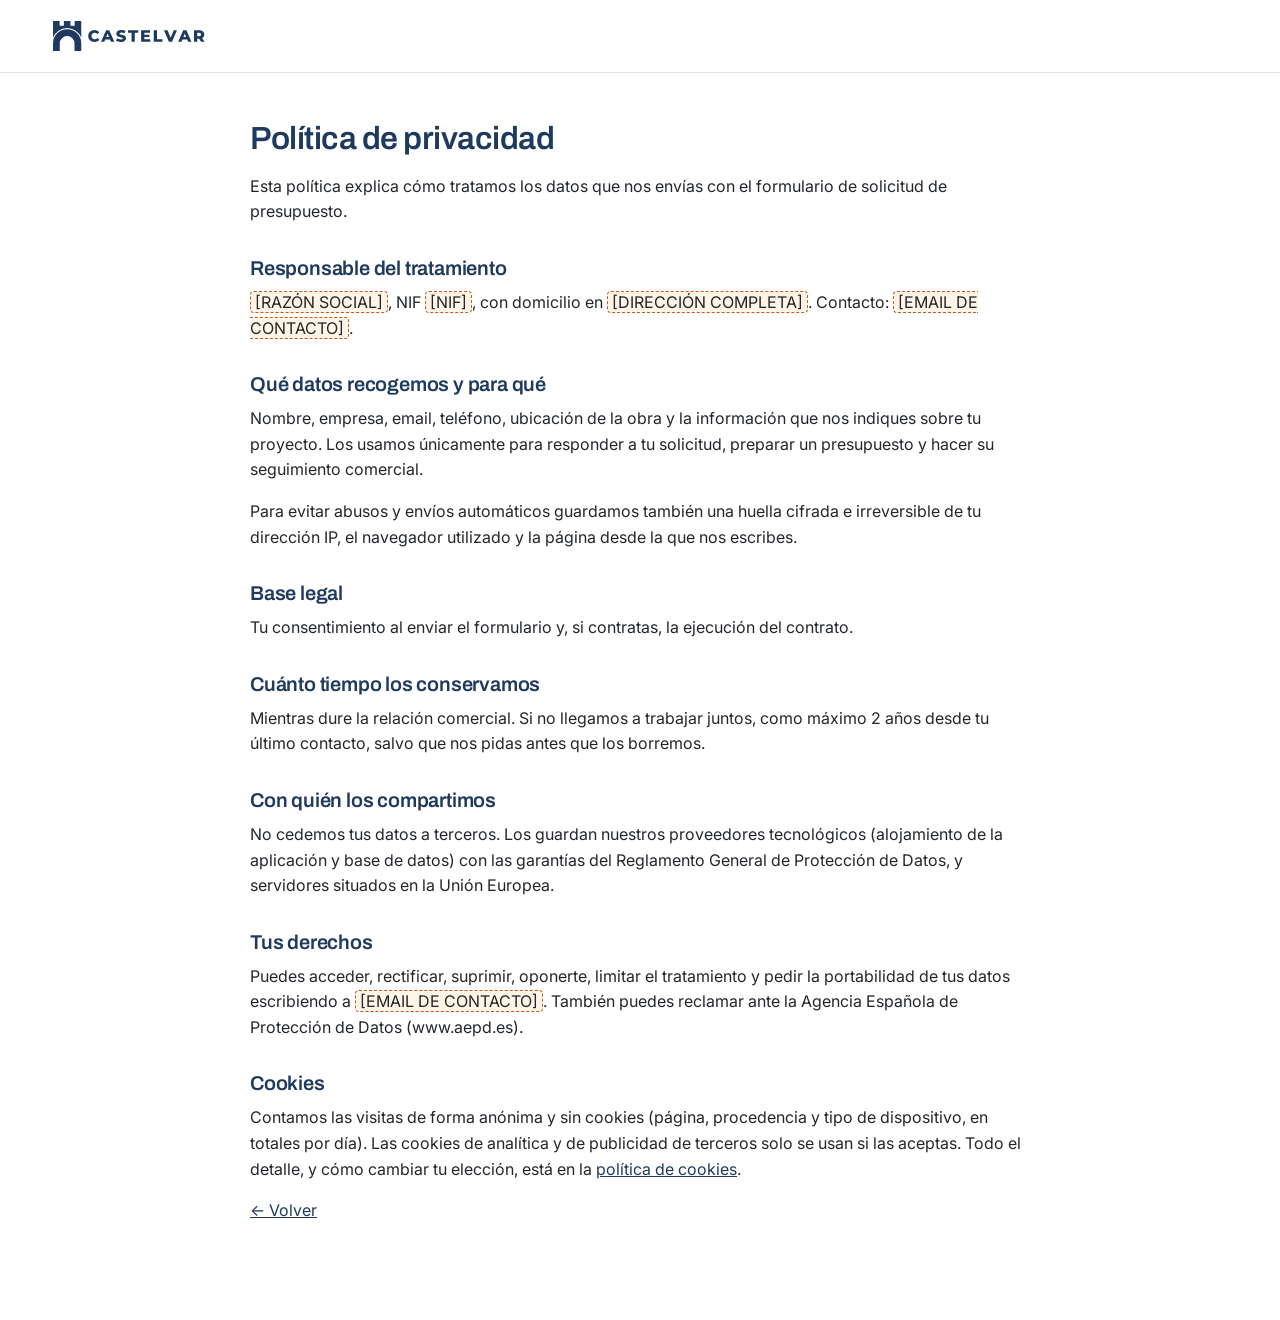
<file: privacidad.html>
<!doctype html>
<html lang="es">
  <head>
    <meta charset="utf-8" />
    <meta name="viewport" content="width=device-width, initial-scale=1" />
    <title>Política de privacidad · Castelvar</title>
    <meta name="robots" content="noindex" />
    <link rel="icon" href="assets/favicon.svg" type="image/svg+xml" />
    <link href="https://fonts.googleapis.com/css2?family=Archivo:wght@600&family=Inter:wght@400;600&display=swap" rel="stylesheet" />
    <link rel="stylesheet" href="assets/styles.css" />
  </head>
  <body>
    <header class="site-header">
      <div class="wrap header-inner"><a href="./" class="brand"><img src="assets/logo.svg" alt="Castelvar" width="150" height="34" /></a></div>
    </header>
    <main class="legal wrap narrow">
      <h1>Política de privacidad</h1>
      <p>Esta política explica cómo tratamos los datos que nos envías con el formulario de solicitud de presupuesto.</p>

      <h2>Responsable del tratamiento</h2>
      <p>
        <span class="todo" data-co="legalName">[RAZÓN SOCIAL]</span>, NIF <span class="todo" data-co="nif">[NIF]</span>, con domicilio en <span class="todo" data-co="address">[DIRECCIÓN COMPLETA]</span>.
        Contacto: <span class="todo" data-cfg="email">[EMAIL DE CONTACTO]</span>.
      </p>

      <h2>Qué datos recogemos y para qué</h2>
      <p>
        Nombre, empresa, email, teléfono, ubicación de la obra y la información que nos indiques sobre tu proyecto. Los usamos únicamente para
        responder a tu solicitud, preparar un presupuesto y hacer su seguimiento comercial.
      </p>
      <p>
        Para evitar abusos y envíos automáticos guardamos también una huella cifrada e irreversible de tu dirección IP, el navegador utilizado y la
        página desde la que nos escribes.
      </p>

      <h2>Base legal</h2>
      <p>Tu consentimiento al enviar el formulario y, si contratas, la ejecución del contrato.</p>

      <h2>Cuánto tiempo los conservamos</h2>
      <p>
        Mientras dure la relación comercial. Si no llegamos a trabajar juntos, como máximo 2 años desde tu último contacto, salvo que nos pidas
        antes que los borremos.
      </p>

      <h2>Con quién los compartimos</h2>
      <p>
        No cedemos tus datos a terceros. Los guardan nuestros proveedores tecnológicos (alojamiento de la aplicación y base de datos) con las
        garantías del Reglamento General de Protección de Datos, y servidores situados en la Unión Europea.
      </p>

      <h2>Tus derechos</h2>
      <p>
        Puedes acceder, rectificar, suprimir, oponerte, limitar el tratamiento y pedir la portabilidad de tus datos escribiendo a
        <span class="todo" data-cfg="email">[EMAIL DE CONTACTO]</span>. También puedes reclamar ante la Agencia Española de Protección de Datos (www.aepd.es).
      </p>

      <h2>Cookies</h2>
      <p>
        Contamos las visitas de forma anónima y sin cookies (página, procedencia y tipo de dispositivo, en totales por día). Las cookies de analítica
        y de publicidad de terceros solo se usan si las aceptas. Todo el detalle, y cómo cambiar tu elección, está en la
        <a href="cookies.html">política de cookies</a>.
      </p>

      <p><a href="./">← Volver</a></p>
    </main>
    <script src="config.js"></script>
    <script src="assets/legal.js"></script>
  </body>
</html>
</file>
<file: assets/v2.css>
/* Castelvar · home (index.html). Independiente de assets/styles.css, que sigue usando home-anterior.html */
/* Fuentes propias (licencia SIL OFL; variables, solo caracteres latinos) */
@font-face {
  font-family: Archivo;
  font-style: normal;
  font-weight: 600 700;
  font-display: swap;
  src: url("fonts/archivo-latin.woff2") format("woff2");
  unicode-range: U+0000-00FF, U+0131, U+0152-0153, U+02BB-02BC, U+02C6, U+02DA, U+02DC, U+0304, U+0308, U+0329, U+2000-206F, U+20AC, U+2122, U+2191, U+2193, U+2212, U+2215, U+FEFF, U+FFFD;
}
@font-face {
  font-family: Inter;
  font-style: normal;
  font-weight: 400 600;
  font-display: swap;
  src: url("fonts/inter-latin.woff2") format("woff2");
  unicode-range: U+0000-00FF, U+0131, U+0152-0153, U+02BB-02BC, U+02C6, U+02DA, U+02DC, U+0304, U+0308, U+0329, U+2000-206F, U+20AC, U+2122, U+2191, U+2193, U+2212, U+2215, U+FEFF, U+FFFD;
}
:root {
  --blue: #1f3a5f;
  --blue-800: #182f4d;
  --blue-900: #12243b;
  --blue-50: #eef2f7;
  --blue-100: #dde5ef;
  --blue-300: #b7c4d4;
  --ink: #1d2329;
  --muted: #59626d;
  --line: #dfe4ea;
  --accent: #c25a24;
  --accent-700: #a64b1c;
  --ok: #18794e;
  --r: 4px;
  --display: Archivo, "Helvetica Neue", Arial, system-ui, sans-serif;
  --text: Inter, system-ui, -apple-system, "Segoe UI", Roboto, sans-serif;
  /* distancia del borde de la pantalla al contenedor */
  --out: max(16px, (100vw - 1180px) / 2);
  --ease: cubic-bezier(0.2, 0.7, 0.2, 1);
}
* {
  box-sizing: border-box;
}
[hidden] {
  display: none !important;
}
html {
  scroll-behavior: smooth;
  scroll-padding-top: 84px;
}
body {
  margin: 0;
  background: #fff;
  color: var(--ink);
  font: 17px/1.6 var(--text);
  -webkit-font-smoothing: antialiased;
  overflow-x: clip;
}
img {
  max-width: 100%;
  height: auto;
  display: block;
}
figure {
  margin: 0;
}
h1,
h2,
h3,
h4 {
  font-family: var(--display);
  color: var(--blue);
  text-wrap: balance;
  margin: 0 0 0.45em;
}
h1 {
  font-size: clamp(2.3rem, 5.2vw, 4.4rem);
  font-weight: 700;
  line-height: 1.02;
  letter-spacing: -0.03em;
}
h2 {
  font-size: clamp(2rem, 4.2vw, 3.3rem);
  font-weight: 700;
  line-height: 1.04;
  letter-spacing: -0.025em;
}
h3 {
  font-size: 1.2rem;
  font-weight: 600;
  line-height: 1.25;
}
p {
  margin: 0 0 1em;
}
a {
  color: var(--blue);
}
.wrap {
  width: min(1180px, 100% - 32px);
  margin-inline: auto;
}
.skip {
  position: absolute;
  left: -999px;
}
.skip:focus {
  left: 16px;
  top: 8px;
  z-index: 100;
  background: #fff;
  padding: 8px 12px;
}
:focus-visible {
  outline: 2px solid var(--blue);
  outline-offset: 2px;
}
.section-lead {
  font-size: 1.12rem;
  color: var(--muted);
  max-width: 34em;
  margin-bottom: 40px;
}
.todo {
  background: #fff4e5;
  outline: 1px dashed var(--accent);
  padding: 0 4px;
}

/* ---------- Botones: suben 2 px; la sombra aparece por opacidad ---------- */
.btn {
  position: relative;
  text-align: center;
  display: inline-flex;
  align-items: center;
  justify-content: center;
  gap: 8px;
  border: 0;
  border-radius: 8px; /* todos los botones con esquinas de 8 px */
  padding: 15px 26px;
  font: 600 15px/1 var(--text);
  text-decoration: none;
  cursor: pointer;
  transition: transform 0.2s var(--ease);
}
.btn::after {
  content: "";
  position: absolute;
  inset: 0;
  border-radius: inherit;
  box-shadow: 0 8px 18px rgb(18 36 59 / 22%);
  opacity: 0;
  transition: opacity 0.2s;
  pointer-events: none;
}
.btn:hover {
  transform: translateY(-2px);
}
.btn:hover::after {
  opacity: 1;
}
.btn:active {
  transform: translateY(0);
}
.btn .i {
  width: 19px;
  height: 19px;
}
.btn-primary {
  background: var(--accent);
  color: #fff;
}
.btn-primary:hover {
  background: var(--accent-700);
}
.btn-outline {
  background: #fff;
  color: var(--blue);
  box-shadow: inset 0 0 0 1.5px var(--blue);
}
.btn-outline-light {
  background: transparent;
  color: #fff;
  box-shadow: inset 0 0 0 1.5px rgb(255 255 255 / 70%);
}
.btn-ghost {
  background: #fff;
  color: var(--blue);
  box-shadow: inset 0 0 0 1.5px var(--line);
}
.btn-ghost:hover {
  box-shadow: inset 0 0 0 1.5px var(--blue);
}
.btn-sm {
  padding: 11px 16px;
  font-size: 14px;
}
.btn-block {
  width: 100%;
}
.btn[disabled] {
  opacity: 0.6;
  cursor: wait;
}
.link-arrow {
  display: inline-flex;
  align-items: center;
  min-height: 44px;
  font-weight: 600;
  text-decoration: underline;
  text-decoration-color: rgb(31 58 95 / 35%);
  text-underline-offset: 5px;
}
.link-arrow::after {
  content: "→";
  margin-left: 8px;
  transition: transform 0.2s var(--ease);
}
.link-arrow:hover::after {
  transform: translateX(3px);
}

/* ---------- Cabecera ---------- */
/* Barra de cristal (estilo Apple): arriba ocupa todo el ancho; al bajar se despega y queda flotando */
.site-header {
  position: fixed;
  top: 0;
  left: 0;
  right: 0;
  z-index: 50;
  height: 72px;
  pointer-events: none;
}
.header-bar {
  pointer-events: auto;
  position: absolute;
  inset: 0;
  --glass-top: 12px;
  --glass-side: max(12px, (100% - 1180px) / 2 - 36px);
  --glass-h: 62px;
}
/* El cristal ya está en su sitio flotante; solo aparece (opacidad + transform): animación fluida */
.header-bar::before {
  content: "";
  position: absolute;
  top: var(--glass-top);
  left: var(--glass-side);
  right: var(--glass-side);
  height: var(--glass-h);
  border-radius: 18px;
  border: 1px solid rgb(255 255 255 / 60%);
  background: rgb(255 255 255 / 68%);
  -webkit-backdrop-filter: saturate(180%) blur(20px);
  backdrop-filter: saturate(180%) blur(20px);
  box-shadow:
    0 12px 32px rgb(18 36 59 / 14%),
    inset 0 1px 0 rgb(255 255 255 / 70%);
  opacity: 0;
  transform: translateY(-10px) scale(1.015);
  transition:
    opacity 0.5s cubic-bezier(0.22, 1, 0.36, 1),
    transform 0.6s cubic-bezier(0.22, 1, 0.36, 1);
  will-change: opacity, transform;
}
.site-header.is-floating .header-bar::before {
  opacity: 1;
  transform: none;
}
@supports not ((backdrop-filter: blur(1px)) or (-webkit-backdrop-filter: blur(1px))) {
  .header-bar::before {
    background: rgb(255 255 255 / 96%);
  }
}
.header-inner {
  position: relative;
  display: flex;
  align-items: center;
  gap: 28px;
  height: 100%;
  transition: transform 0.6s cubic-bezier(0.22, 1, 0.36, 1);
}
/* el contenido baja hasta el centro del cristal */
.site-header.is-floating .header-inner {
  transform: translateY(7px);
}
/* Al flotar, logo y botón se separan del borde del cristal (36 px de aire) si la pantalla es estrecha (tablets).
   Arriba siguen alineados con el resto de la página. */
.site-header {
  --shift: clamp(0px, 48px - (100vw - 1180px) / 2, 32px);
}
.brand,
.nav,
.header-phone,
.header-inner > .btn {
  transition: transform 0.6s cubic-bezier(0.22, 1, 0.36, 1);
}
.site-header.is-floating .brand {
  transform: translateX(var(--shift));
}
.site-header.is-floating .nav,
.site-header.is-floating .header-phone,
.site-header.is-floating .header-inner > .btn {
  transform: translateX(calc(-1 * var(--shift)));
}
.site-header.is-floating .header-inner > .btn:hover {
  transform: translate(calc(-1 * var(--shift)), -2px);
}
.brand img {
  width: 158px;
  height: auto;
}
/* Con la barra arriba (sobre la foto oscura del hero): logo blanco y enlaces en blanco */
.brand .logo-light {
  display: none;
}
.site-header:not(.is-floating) .logo-dark {
  display: none;
}
.site-header:not(.is-floating) .logo-light {
  display: block;
}
.site-header:not(.is-floating) .nav a,
.site-header:not(.is-floating) .header-phone {
  color: #fff;
}
.nav {
  display: flex;
  gap: 24px;
  margin-left: auto;
}
.nav a {
  color: var(--ink);
  text-decoration: none;
  font-weight: 500;
  font-size: 15px;
}
.nav a:hover {
  color: var(--blue);
  text-decoration: underline;
  text-underline-offset: 6px;
}
.header-phone {
  font-weight: 600;
  color: var(--blue);
  text-decoration: none;
  white-space: nowrap;
}

/* ---------- 1 · Hero ---------- */
.hero {
  position: relative;
  overflow: hidden;
  padding: 144px 0 150px;
  min-height: min(940px, 100svh);
  display: flex;
  align-items: center;
}
.hero-media {
  position: absolute;
  inset: 0;
  overflow: hidden;
  background: #cfe0ef;
  /* la foto se funde con el blanco en la parte baja del hero (como en móvil) */
  -webkit-mask-image: linear-gradient(#000 calc(100% - 300px), transparent);
  mask-image: linear-gradient(#000 calc(100% - 300px), transparent);
}
/* foto desenfocada para que el texto se lea; se agranda un poco para que el borde no se vea borroso */
.hero-media img {
  width: calc(100% + 48px);
  height: calc(100% + 48px);
  max-width: none;
  margin: -24px;
  filter: blur(7px) brightness(0.42);
  object-fit: cover;
  object-position: 62% 40%;
  transform-origin: 62% 45%;
  animation: kenburns 20s ease-out forwards;
}
.hero-inner {
  position: relative;
  display: grid;
  grid-template-columns: minmax(0, 1fr) 440px;
  gap: 64px;
  align-items: center;
}
.hero-copy {
  position: relative;
  max-width: 600px;
}
/* sombra suave (clara) detrás del texto, sin velo sobre la foto */
.hero-copy::before {
  display: none;
  content: "";
  position: absolute;
  inset: -70px -90px;
  z-index: -1;
  background: radial-gradient(closest-side, rgb(255 255 255 / 55%), rgb(255 255 255 / 0%));
  pointer-events: none;
}
.hero-copy > * {
  animation: rise 0.5s var(--ease) both;
}
.hero-copy > :nth-child(2) {
  animation-delay: 0.06s;
}
.hero-copy > :nth-child(n + 3) {
  animation-delay: 0.12s;
}
.eyebrow {
  font-size: 13px;
  font-weight: 600;
  letter-spacing: 0.12em;
  text-transform: uppercase;
  color: #c9d3e0;
  margin-bottom: 18px;
}
.hero h1 {
  color: #fff;
}
.lead {
  font-size: 1.2rem;
  color: #d3dce8;
  max-width: 30em;
  margin: 0;
}
.hero-points {
  list-style: none;
  padding: 0;
  margin: 28px 0 0;
  display: flex;
  flex-wrap: wrap;
  gap: 10px 28px;
}
.hero-points li {
  display: inline-flex;
  align-items: center;
  gap: 8px;
  font-weight: 600;
  color: #fff;
}
.hero-points li::before {
  content: "";
  flex: none;
  width: 18px;
  height: 18px;
  background: url("data:image/svg+xml,%3Csvg xmlns='http://www.w3.org/2000/svg' viewBox='0 0 24 24'%3E%3Cpath d='m5 12.5 4.5 4.5L19 7.5' fill='none' stroke='%23e9c3a6' stroke-width='2' stroke-linecap='round' stroke-linejoin='round'/%3E%3C/svg%3E") center/18px no-repeat;
}
.hero-note {
  position: absolute;
  left: 0;
  right: 0;
  bottom: 22px;
  margin: 0 auto;
  font-size: 13px;
  line-height: 1.4;
}
.hero-note a {
  color: var(--muted);
  text-decoration: none;
}
.hero-note a:hover {
  text-decoration: underline;
}


/* Tarjeta del formulario */
.quote-card {
  position: relative;
  background: #fff;
  color: var(--ink);
  /* más redondeada y con sombra en capas: parece que flota sobre la foto */
  border-radius: 16px;
  border: 1px solid rgb(255 255 255 / 70%);
  /* dentro de la tarjeta, opciones, campos y botones con esquinas de 8 px */
  --r: 8px;
  box-shadow:
    0 1px 2px rgb(18 36 59 / 6%),
    0 8px 16px -4px rgb(18 36 59 / 10%),
    0 30px 60px -10px rgb(18 36 59 / 38%),
    0 70px 120px -24px rgb(18 36 59 / 50%);
  padding: 28px;
  animation: from-right 0.5s 0.25s var(--ease) both;
}
.quote-head h2 {
  font-size: 1.5rem;
  letter-spacing: -0.01em;
  margin-bottom: 4px;
}
.quote-head p {
  color: var(--muted);
  font-size: 14px;
  margin: 0 0 16px;
}
.progress {
  height: 3px;
  background: var(--blue-50);
  overflow: hidden;
  margin-bottom: 20px;
}
.progress span {
  display: block;
  height: 100%;
  width: 100%;
  background: var(--blue);
  transform-origin: left;
  transform: scaleX(0);
  transition: transform 0.3s var(--ease);
}
.step {
  border: 0;
  padding: 0;
  margin: 0;
  min-width: 0;
}
.step.in-next {
  animation: step-next 0.32s var(--ease);
}
.step.in-prev {
  animation: step-prev 0.32s var(--ease);
}
.step legend {
  font: 600 1rem var(--display);
  color: var(--blue);
  margin-bottom: 14px;
  padding: 0;
}
.choice-grid {
  display: grid;
  grid-template-columns: 1fr 1fr;
  grid-auto-rows: 1fr;
  gap: 10px;
  margin-bottom: 18px;
}
.choice {
  position: relative;
  display: flex;
}
.choice input {
  position: absolute;
  opacity: 0;
}
.choice-box {
  position: relative;
  isolation: isolate;
  display: flex;
  align-items: center;
  gap: 10px;
  flex: 1;
  padding: 13px 12px;
  border: 1px solid #d0d7e1;
  border-radius: var(--r);
  font-size: 14.5px;
  font-weight: 500;
  cursor: pointer;
}
/* el «brillo» de marca es una capa que aparece por opacidad */
.choice-box::before {
  content: "";
  position: absolute;
  inset: -1px;
  z-index: -1;
  border-radius: inherit;
  background: var(--blue-50);
  box-shadow: inset 0 0 0 1.5px var(--blue);
  opacity: 0;
  transition: opacity 0.18s;
}
.choice-box .i {
  width: 20px;
  height: 20px;
  flex: none;
  color: var(--blue);
}
.choice-box:hover::before {
  opacity: 1;
}
.choice input:checked + .choice-box {
  color: #fff;
}
.choice input:checked + .choice-box::before {
  background: var(--blue);
  opacity: 1;
}
.choice input:checked + .choice-box .i {
  color: #fff;
}
.choice input:focus-visible + .choice-box {
  outline: 2px solid var(--blue);
  outline-offset: 2px;
}
.grid-2 {
  display: grid;
  grid-template-columns: 1fr 1fr;
  gap: 12px 14px;
  margin-bottom: 12px;
}
#lead-form label {
  display: flex;
  flex-direction: column;
  gap: 5px;
  font-size: 13.5px;
  font-weight: 600;
  color: var(--ink);
  margin-bottom: 12px;
}
.grid-2 label {
  margin-bottom: 0 !important;
}
#lead-form input,
#lead-form select,
#lead-form textarea {
  font: 400 15px/1.4 var(--text);
  color: var(--ink);
  background: #fff;
  border: 1px solid #c9d1dc;
  border-radius: var(--r);
  padding: 11px 12px;
  width: 100%;
}
#lead-form textarea {
  resize: vertical;
}
#lead-form input:focus,
#lead-form select:focus,
#lead-form textarea:focus {
  border-color: var(--blue);
  outline: 3px solid rgb(31 58 95 / 12%);
}
#lead-form .invalid {
  border-color: #c0392b !important;
}
.sizes {
  font-size: 13px;
  color: var(--muted);
  margin: 0 0 14px;
  display: flex;
  flex-wrap: wrap;
  gap: 6px;
  align-items: center;
}
.sizes button {
  font: 600 13px var(--text);
  border: 1px solid var(--line);
  background: #f5f7fa;
  color: var(--blue);
  border-radius: var(--r);
  padding: 5px 11px;
  cursor: pointer;
}
.sizes button:hover {
  border-color: var(--blue);
}
#lead-form label.check {
  flex-direction: row;
  align-items: flex-start;
  gap: 10px;
  font-weight: 400;
  color: var(--muted);
}
#lead-form label.check input {
  width: 18px;
  height: 18px;
  margin-top: 2px;
  flex: none;
  accent-color: var(--blue);
}
.step-nav {
  display: grid;
  grid-template-columns: auto 1fr;
  gap: 10px;
  margin-top: 6px;
}
.form-status {
  margin: 10px 0 0;
  font-size: 14px;
  min-height: 1.2em;
}
.form-status.error {
  color: #b42318;
}
.hp {
  position: absolute !important;
  left: -10000px !important;
  width: 1px;
  height: 1px;
  overflow: hidden;
}
.quote-foot {
  margin: 12px 0 0;
  font-size: 12.5px;
  color: var(--muted);
  display: flex;
  align-items: center;
  justify-content: center;
  gap: 6px;
}
.quote-foot .i {
  width: 14px;
  height: 14px;
}
.thanks {
  text-align: center;
  padding: 12px 0;
}
.thanks-icon {
  width: 56px;
  height: 56px;
  margin: 0 auto 12px;
  color: var(--ok);
  display: grid;
  place-items: center;
}
.thanks-icon .i {
  width: 52px;
  height: 52px;
  stroke-width: 1.25;
}
.thanks p {
  color: var(--muted);
}

/* Franja de garantías */
.assurances {
  border-bottom: 1px solid var(--line);
}
.assurances-inner {
  display: grid;
  grid-template-columns: repeat(4, 1fr);
}
.assurances-inner div {
  padding: 26px 24px 26px 0;
}
.assurances-inner div + div {
  padding-left: 24px;
  border-left: 1px solid var(--line);
}
.assurances strong {
  display: block;
  font: 600 1.1rem var(--display);
  color: var(--blue);
}
.assurances span {
  font-size: 14.5px;
  color: var(--muted);
}

/* ---------- 2 · Usos ---------- */
.usos {
  padding: 128px 0 112px;
}
.usos-grid {
  display: grid;
  grid-template-columns: minmax(0, 5fr) minmax(0, 7fr);
  gap: 72px;
  align-items: center;
}
.usos-list {
  list-style: none;
  padding: 0;
  margin: 0 0 24px;
}
.usos-list li {
  display: grid;
  grid-template-columns: 11.5em 1fr;
  gap: 16px;
  padding: 13px 0;
  border-top: 1px solid var(--line);
}
.usos-list li:last-child {
  border-bottom: 1px solid var(--line);
}
.usos-list strong {
  font-family: var(--display);
  font-weight: 600;
  color: var(--blue);
}
.usos-list span {
  color: var(--muted);
  font-size: 15.5px;
}
/* la foto llega hasta el borde derecho de la pantalla */
.usos-photo {
  margin-right: calc(-1 * var(--out));
}
.usos-photo img {
  width: 100%;
  aspect-ratio: 4 / 3;
  object-fit: cover;
}

/* ---------- 3 · Ganadería ---------- */
.ganaderia {
  padding: 16px 0 128px;
}
.ganaderia-grid {
  display: grid;
  grid-template-columns: repeat(12, minmax(0, 1fr));
  align-items: center;
}
.ganaderia-photo {
  grid-row: 1;
  grid-column: 1 / 10;
  margin-left: calc(-1 * var(--out));
}
.ganaderia-photo img {
  width: 100%;
  aspect-ratio: 6 / 5;
  object-fit: cover;
}
.ganaderia-text {
  grid-row: 1;
  grid-column: 8 / 13;
  position: relative;
  z-index: 1;
  background: #fff;
  padding: 48px 0 48px 48px;
}
.points {
  margin: 0 0 32px;
  display: grid;
  gap: 18px;
}
.points dt {
  font-weight: 600;
  color: var(--blue);
}
.points dd {
  margin: 0;
  color: var(--muted);
  font-size: 15.5px;
}

/* ---------- 4 · Técnica + permisos (bloque azul) ---------- */
.tecnica {
  background: var(--blue);
  color: #d5deea;
  padding: 120px 0;
}
.tecnica h2,
.tecnica h3 {
  color: #fff;
}
.tecnica .section-lead {
  color: #c3cfde;
}
.tecnica-grid {
  display: grid;
  grid-template-columns: minmax(0, 7fr) minmax(0, 5fr);
  gap: 88px;
  align-items: start;
}
.points-dark dt {
  color: #fff;
}
.points-dark dd {
  color: #b9c7d8;
}
.permisos {
  margin-top: 48px;
  padding-top: 32px;
  border-top: 1px solid rgb(255 255 255 / 20%);
  max-width: 36em;
}
.permisos h3 {
  font-size: 1.6rem;
  letter-spacing: -0.015em;
}
.permisos p {
  margin: 0;
}
.ficha {
  width: 100%;
  border-collapse: collapse;
  font-size: 15px;
  margin-bottom: 28px;
}
.ficha caption {
  text-align: left;
  font: 600 1.25rem var(--display);
  color: #fff;
  padding-bottom: 14px;
  border-bottom: 2px solid #fff;
}
.ficha caption span {
  float: right;
  margin-top: 6px;
  font: 500 13px var(--text);
  color: #a9b8ca;
}
.ficha th,
.ficha td {
  text-align: left;
  vertical-align: top;
  padding: 11px 0;
  border-bottom: 1px solid rgb(255 255 255 / 16%);
}
.ficha th {
  width: 36%;
  padding-right: 16px;
  font-weight: 500;
  color: #a9b8ca;
}
.ficha td {
  color: #fff;
}

/* ---------- 5 · Quiénes somos ---------- */
.equipo {
  padding: 128px 0 96px;
}
.equipo-wrap {
  display: grid;
  grid-template-columns: minmax(0, 5fr) minmax(0, 7fr);
  gap: 72px;
  align-items: start;
}
.equipo-grid {
  display: grid;
  grid-template-columns: 1fr 1fr;
  gap: 56px;
}
.persona {
  display: grid;
  grid-template-columns: 200px minmax(0, 1fr);
  gap: 28px;
  align-items: start;
}
.persona img {
  width: 100%;
  aspect-ratio: 5 / 6;
  object-fit: cover;
}
.persona h3 {
  margin-bottom: 12px;
}
.cita {
  font-size: 1.12rem;
  line-height: 1.55;
  color: var(--ink);
  margin: 0;
}

/* ---------- 6 · Cómo trabajamos ---------- */
.frase {
  font: 700 clamp(2.6rem, 8.4vw, 6.6rem) / 0.98 var(--display);
  letter-spacing: -0.04em;
  color: var(--blue);
  max-width: 11ch;
  margin: 0;
  padding: 112px 0 104px;
}
.proceso {
  padding-bottom: 128px;
}
/* Antes / después */
.antes-despues {
  margin-bottom: 112px;
}
.compare {
  position: relative;
  border-radius: 16px;
  overflow: hidden;
  aspect-ratio: 1376 / 768;
  user-select: none;
  touch-action: pan-y;
  background: var(--blue-50);
  box-shadow: 0 30px 60px -30px rgb(18 36 59 / 35%);
}
.compare img {
  position: absolute;
  inset: 0;
  width: 100%;
  height: 100%;
  object-fit: cover;
}
.compare-before {
  clip-path: inset(0 calc(100% - var(--pos)) 0 0);
}
.compare-handle {
  position: absolute;
  top: 0;
  bottom: 0;
  left: var(--pos);
  width: 2px;
  margin-left: -1px;
  background: #fff;
  pointer-events: none;
}
.compare-handle::after {
  content: "";
  position: absolute;
  top: 50%;
  left: 50%;
  width: 44px;
  height: 44px;
  transform: translate(-50%, -50%);
  border-radius: 50%;
  box-shadow: 0 6px 18px rgb(0 0 0 / 25%);
  background: #fff url("data:image/svg+xml,%3Csvg xmlns='http://www.w3.org/2000/svg' viewBox='0 0 24 24'%3E%3Cpath d='m9 7-5 5 5 5M15 7l5 5-5 5' fill='none' stroke='%231f3a5f' stroke-width='1.5' stroke-linecap='round' stroke-linejoin='round'/%3E%3C/svg%3E") center/22px no-repeat;
}
.compare-range {
  position: absolute;
  inset: 0;
  width: 100%;
  height: 100%;
  margin: 0;
  opacity: 0;
  cursor: ew-resize;
}
.compare:has(.compare-range:focus-visible) .compare-handle::after {
  outline: 3px solid var(--accent);
  outline-offset: 2px;
}
.compare-tag {
  position: absolute;
  top: 16px;
  padding: 6px 10px;
  border-radius: 8px;
  background: rgb(13 22 34 / 62%);
  -webkit-backdrop-filter: blur(6px);
  backdrop-filter: blur(6px);
  color: #fff;
  font-size: 13px;
  font-weight: 600;
  pointer-events: none;
}
.compare-tag-l {
  left: 16px;
}
.compare-tag-r {
  right: 16px;
}
.compare-caption {
  margin: 14px 0 0;
  color: var(--muted);
  font-size: 15px;
}
@media (max-width: 760px) {
  .antes-despues {
    margin-bottom: 72px;
  }
  .compare {
    border-radius: 12px;
    aspect-ratio: 4 / 3;
  }
  .compare-tag {
    top: 12px;
    font-size: 12px;
  }
  .compare-tag-l {
    left: 12px;
  }
  .compare-tag-r {
    right: 12px;
  }
}
.proceso-grid {
  display: grid;
  grid-template-columns: minmax(0, 1fr) minmax(0, 1fr);
  gap: 88px;
  align-items: start;
}
.pasos {
  list-style: none;
  counter-reset: paso;
  padding: 0;
  margin: 16px 0 36px;
}
.pasos li {
  counter-increment: paso;
  display: grid;
  grid-template-columns: 92px 1fr;
  grid-template-rows: auto 1fr;
  column-gap: 8px;
  padding: 22px 0;
  border-top: 1px solid var(--line);
}
.pasos li::before {
  content: counter(paso, decimal-leading-zero);
  grid-row: 1 / 3;
  font: 700 3.3rem/0.9 var(--display);
  letter-spacing: -0.04em;
  color: var(--blue-300);
}
.pasos strong {
  font: 600 1.2rem var(--display);
  color: var(--blue);
}
.pasos span {
  color: var(--muted);
  font-size: 15.5px;
}
.proceso-photo {
  position: sticky;
  top: 104px;
}
.proceso-photo img {
  width: 100%;
  aspect-ratio: 4 / 5;
  object-fit: cover;
}

/* ---------- 7 · Preguntas + cierre ---------- */
.preguntas-grid {
  display: grid;
  grid-template-columns: minmax(0, 5fr) minmax(0, 7fr);
  gap: 72px;
  align-items: start;
}
.faq details {
  border-top: 1px solid var(--line);
}
.faq details:last-child {
  border-bottom: 1px solid var(--line);
}
.faq summary {
  position: relative;
  cursor: pointer;
  list-style: none;
  padding: 22px 44px 22px 0;
  font: 600 1.1rem/1.35 var(--display);
  color: var(--blue);
}
.faq summary::-webkit-details-marker {
  display: none;
}
/* + que gira hasta × */
.faq summary::before,
.faq summary::after {
  content: "";
  position: absolute;
  right: 6px;
  top: 50%;
  width: 16px;
  height: 1.75px;
  margin-top: -1px;
  background: var(--blue);
  transition: transform 0.25s var(--ease);
}
.faq summary::after {
  transform: rotate(90deg);
}
.faq details[open] summary::before {
  transform: rotate(45deg);
}
.faq details[open] summary::after {
  transform: rotate(135deg);
}
.faq-a {
  overflow: hidden;
}
.faq details p {
  color: var(--muted);
  margin: 0 0 24px;
  max-width: 38em;
}
/* al cerrar, la cruz vuelve a + desde el primer instante */
.faq details.closing summary::before {
  transform: none;
}
.faq details.closing summary::after {
  transform: rotate(90deg);
}
.cierre {
  margin-top: 128px;
  padding: 56px 0 104px;
  border-top: 2px solid var(--blue);
  display: flex;
  justify-content: space-between;
  align-items: flex-end;
  gap: 32px;
  flex-wrap: wrap;
}
.cierre-title {
  font: 700 clamp(2rem, 4.4vw, 3.3rem) / 1.04 var(--display);
  letter-spacing: -0.025em;
  color: var(--blue);
  margin: 0 0 12px;
}
.cierre-sub {
  font-size: 1.15rem;
  color: var(--muted);
  margin: 0;
}
.equipo-text {
  font-size: clamp(1.15rem, 1.8vw, 1.45rem);
  line-height: 1.5;
  color: var(--ink);
  max-width: 34em;
  margin: 0;
}
.wa-float {
  position: fixed;
  right: 20px;
  bottom: 20px;
  z-index: 60;
  width: 56px;
  height: 56px;
  border-radius: 50%;
  background: #25d366;
  color: #fff;
  display: grid;
  place-items: center;
  box-shadow: 0 8px 22px rgb(0 0 0 / 22%);
  transition: transform 0.2s var(--ease);
}
.wa-float:hover {
  transform: translateY(-2px);
}
.wa-float svg {
  width: 30px;
  height: 30px;
}
.cierre-actions {
  display: flex;
  gap: 12px;
  flex-wrap: wrap;
}

/* ---------- Pie ---------- */
.site-footer {
  border-top: 1px solid var(--line);
  background: #f6f8fa;
  color: var(--muted);
  font-size: 14.5px;
  padding: 56px 0 0;
}
.footer-grid {
  display: grid;
  grid-template-columns: 1.4fr 1fr 1fr 0.8fr;
  gap: 32px;
}
.footer-grid img {
  width: 150px;
  height: auto;
  margin-bottom: 14px;
  /* logo blanco → azul de marca */
  filter: brightness(0) saturate(100%) invert(19%) sepia(30%) saturate(1200%) hue-rotate(185deg) brightness(92%);
}
.footer-grid p {
  max-width: 26em;
}
.footer-grid .foot-h {
  font-size: 0.95rem;
  margin-bottom: 12px;
}
.footer-list {
  list-style: none;
  padding: 0;
  margin: 0;
  display: grid;
  gap: 8px;
}
.footer-list a {
  color: var(--blue);
  text-decoration: none;
}
.footer-list a:hover {
  text-decoration: underline;
}
.footer-bottom {
  border-top: 1px solid var(--line);
  margin-top: 40px;
  padding: 14px 0;
  font-size: 13px;
  display: flex;
  flex-wrap: wrap;
  align-items: center;
  justify-content: space-between;
  gap: 12px 24px;
}

/* ---------- Selector de idioma (pie; lo monta assets/i18n.js) ---------- */
.lang {
  position: relative;
}
.lang-btn {
  display: inline-flex;
  align-items: center;
  gap: 8px;
  min-height: 40px;
  padding: 0 12px;
  border: 1px solid var(--line);
  border-radius: 8px;
  background: #fff;
  color: var(--ink);
  font: 500 14px/1 var(--text);
  cursor: pointer;
  transition: background-color 0.2s, border-color 0.2s, color 0.2s;
}
.lang-btn:hover,
.lang-btn[aria-expanded="true"] {
  border-color: var(--blue-300);
  background: var(--blue-50);
}
.lang-btn:focus-visible,
.lang-menu button:focus-visible {
  outline: 2px solid var(--blue);
  outline-offset: 2px;
}
.lang-flag {
  display: inline-flex;
  width: 22px;
  height: 15px;
  flex: none;
  border-radius: 3px;
  overflow: hidden;
  box-shadow: 0 0 0 1px rgb(0 0 0 / 12%);
}
.lang-flag svg {
  width: 100%;
  height: 100%;
  display: block;
}
.lang-caret {
  width: 12px;
  height: 12px;
  opacity: 0.7;
  transition: transform 0.2s;
}
.lang-btn[aria-expanded="true"] .lang-caret {
  transform: rotate(180deg);
}
.lang-menu {
  position: absolute;
  right: 0;
  bottom: calc(100% + 8px);
  z-index: 80;
  min-width: 180px;
  list-style: none;
  margin: 0;
  padding: 6px;
  background: #fff;
  border: 1px solid var(--line);
  border-radius: 12px;
  box-shadow: 0 18px 40px -12px rgb(18 36 59 / 28%);
}
.lang-menu button {
  display: flex;
  align-items: center;
  gap: 10px;
  width: 100%;
  min-height: 40px;
  padding: 0 10px;
  border: 0;
  border-radius: 8px;
  background: none;
  color: var(--ink);
  font: 500 14px/1 var(--text);
  text-align: left;
  cursor: pointer;
}
.lang-menu button:hover {
  background: var(--blue-50);
}
@media (max-width: 640px) {
  /* en el móvil el selector queda a la izquierda: el menú se abre hacia la derecha */
  .lang-menu {
    left: 0;
    right: auto;
  }
}
.lang-menu button[aria-checked="true"] {
  font-weight: 700;
  color: var(--blue);
}
.lang-menu button[aria-checked="true"]::after {
  content: "✓";
  margin-left: auto;
}

/* ---------- Barra fija en móvil ---------- */
.mobile-bar {
  display: none;
}

/* ---------- Fotos: zoom ligero dentro del marco ---------- */
.frame {
  overflow: hidden;
  border-radius: var(--r);
}
.usos-photo,
.ganaderia-photo {
  border-radius: 0;
}
@media (hover: hover) {
  .frame img {
    transition: transform 0.7s var(--ease);
  }
  .frame:hover img {
    transform: scale(1.04);
  }
}

/* ---------- Aparición al hacer scroll (solo 3 elementos) ---------- */
.js .reveal,
.js .reveal-group > li {
  opacity: 0;
  transform: translateY(24px);
  transition:
    opacity 0.6s var(--ease),
    transform 0.6s var(--ease);
}
.js .reveal.is-in,
.js .reveal-group.is-in > li {
  opacity: 1;
  transform: none;
}
.reveal-group > li:nth-child(2) {
  transition-delay: 0.1s;
}
.reveal-group > li:nth-child(3) {
  transition-delay: 0.2s;
}
.reveal-group > li:nth-child(4) {
  transition-delay: 0.3s;
}
.reveal-group > li:nth-child(5) {
  transition-delay: 0.4s;
}

/* ---------- Animaciones ---------- */
@keyframes kenburns {
  from {
    transform: scale(1);
  }
  to {
    transform: scale(1.06);
  }
}
@keyframes rise {
  from {
    opacity: 0;
    transform: translateY(18px);
  }
  to {
    opacity: 1;
    transform: none;
  }
}
@keyframes from-right {
  from {
    opacity: 0;
    transform: translateX(28px);
  }
  to {
    opacity: 1;
    transform: none;
  }
}
@keyframes step-next {
  from {
    opacity: 0;
    transform: translateX(22px);
  }
  to {
    opacity: 1;
    transform: none;
  }
}
@keyframes step-prev {
  from {
    opacity: 0;
    transform: translateX(-22px);
  }
  to {
    opacity: 1;
    transform: none;
  }
}
@keyframes faq-in {
  from {
    opacity: 0;
    transform: translateY(-6px);
  }
  to {
    opacity: 1;
    transform: none;
  }
}

/* ===================== Responsive ===================== */
@media (max-width: 1080px) {
  .nav {
    display: none;
  }
  .header-inner {
    justify-content: space-between;
  }
  .hero-inner {
    grid-template-columns: minmax(0, 1fr) 400px;
    gap: 40px;
  }
}
@media (max-width: 900px) {
  .usos-grid,
  .tecnica-grid,
  .proceso-grid,
  .preguntas-grid {
    grid-template-columns: 1fr;
    gap: 48px;
  }
  .usos-photo {
    margin-inline: calc(-1 * var(--out));
    grid-row: 1;
  }
  .ganaderia-grid {
    display: block;
  }
  .ganaderia-photo {
    margin-inline: calc(-1 * var(--out));
  }
  .ganaderia-text {
    margin: -56px 12px 0;
    padding: 28px 20px 0;
  }
  .equipo-grid {
    grid-template-columns: 1fr;
    gap: 40px;
  }
  .preguntas-grid {
    gap: 8px;
  }
  .proceso-photo {
    position: static;
  }
  .proceso-photo img {
    aspect-ratio: 16 / 10;
  }
  .footer-grid {
    grid-template-columns: 1fr 1fr;
  }
}
@media (max-width: 760px) {
  body {
    font-size: 16px;
  }
  html {
    scroll-padding-top: 76px;
  }
  .site-header,
  .header-bar {
    height: 60px;
  }
  .header-bar {
    --glass-top: 8px;
    --glass-side: 8px;
    --glass-h: 54px;
  }
  .site-header {
    --shift: 8px;
  }
  .site-header.is-floating .header-inner {
    transform: translateY(5px);
  }
  .header-phone {
    display: none;
  }
  .brand img {
    width: 132px;
  }
  .site-header .btn-sm {
    padding: 10px 14px;
    font-size: 13.5px;
  }
  /* el botón de la cabecera siempre en una línea (en catalán y francés el texto es más largo) */
  .site-header .header-inner > .btn {
    white-space: nowrap;
  }

  /* Hero: foto arriba (a sangre), titular encima del cielo y el formulario a la vista */
  .hero {
    display: block;
    min-height: 0;
    padding: 84px 0 32px;
  }
  /* En móvil la foto queda arriba y se funde con el blanco a mitad del formulario */
  .hero-media {
    bottom: auto;
    height: 460px;
    -webkit-mask-image: linear-gradient(#000 58%, transparent);
    mask-image: linear-gradient(#000 58%, transparent);
  }
  .hero-media img {
    object-position: 30% 50%;
  }
  .site-header:not(.is-floating) .logo-light {
    width: 132px;
  }
  .hero-inner {
    display: block;
  }
  .hero-copy::before {
    inset: -30px -40px;
  }
  .eyebrow {
    font-size: 11.5px;
    margin-bottom: 10px;
  }
  .hero h1 {
    font-size: 2.15rem;
    margin-bottom: 10px;
  }
  .lead {
    display: none;
  }
  /* Como en la home: tres ventajas en «pastillas» y la nota del asterisco debajo del formulario */
  .hero-points {
    margin: 0 0 18px;
    gap: 8px;
  }
  .hero-points li {
    padding: 7px 12px 7px 8px;
    border-radius: var(--r);
    color: #fff;
    background: rgb(255 255 255 / 10%);
    border: 1px solid rgb(255 255 255 / 22%);
    font-size: 14px;
    font-weight: 500;
    line-height: 1.2;
    gap: 7px;
  }
  .hero-points li::before {
    width: 16px;
    height: 16px;
    background: url("data:image/svg+xml,%3Csvg xmlns='http://www.w3.org/2000/svg' viewBox='0 0 24 24'%3E%3Cpath d='m5 12.5 4.5 4.5L19 7.5' fill='none' stroke='%23e9c3a6' stroke-width='2' stroke-linecap='round' stroke-linejoin='round'/%3E%3C/svg%3E") center/16px no-repeat;
  }
  .hero-note {
    position: relative; /* por encima de la foto del hero */
    bottom: auto;
    margin-top: 14px;
    font-size: 12px;
  }
  .quote-card {
    padding: 18px 16px;
    border-radius: 14px;
    box-shadow:
      0 1px 2px rgb(18 36 59 / 6%),
      0 8px 16px -4px rgb(18 36 59 / 10%),
      0 26px 52px -10px rgb(18 36 59 / 40%);
  }
  .quote-head h2 {
    font-size: 1.3rem;
  }
  .quote-head p {
    font-size: 13.5px;
    margin-bottom: 12px;
  }
  .progress {
    margin-bottom: 16px;
  }
  .choice-grid {
    gap: 8px;
    margin-bottom: 14px;
  }
  .choice-box {
    padding: 12px 10px;
    font-size: 14px;
    min-height: 56px;
  }
  .grid-2 {
    grid-template-columns: 1fr;
  }
  /* 16 px en los campos: si no, el iPhone hace zoom al tocarlos */
  #lead-form input,
  #lead-form select,
  #lead-form textarea {
    font-size: 16px;
    min-height: 48px;
  }
  #lead-form textarea {
    min-height: 88px;
  }
  .sizes button {
    padding: 8px 12px;
    font-size: 14px;
  }
  .step-nav .btn,
  .quote-card .btn-block {
    min-height: 50px;
  }
  #lead-form label.check {
    padding: 6px 0;
    font-size: 14px;
  }
  #lead-form label.check input {
    width: 24px;
    height: 24px;
    min-height: 24px;
    margin-top: 0;
  }

  .assurances-inner {
    grid-template-columns: 1fr 1fr;
  }
  .assurances-inner div,
  .assurances-inner div + div {
    padding: 16px 12px;
    border-left: 0;
  }
  .assurances-inner div:nth-child(odd) {
    padding-left: 0;
  }
  .assurances-inner div:nth-child(even) {
    border-left: 1px solid var(--line);
  }
  .assurances-inner div:nth-child(-n + 2) {
    border-bottom: 1px solid var(--line);
  }
  .assurances strong {
    font-size: 1rem;
  }
  .assurances span {
    font-size: 13px;
  }

  h2 {
    font-size: 2rem;
  }
  .section-lead {
    font-size: 1.02rem;
    margin-bottom: 28px;
  }
  .usos {
    padding: 64px 0 72px;
  }
  .usos-grid {
    gap: 36px;
  }
  .usos-list li {
    grid-template-columns: 1fr;
    gap: 2px;
    padding: 12px 0;
  }
  .ganaderia {
    padding: 0 0 72px;
  }
  .tecnica {
    padding: 72px 0;
  }
  .ficha {
    font-size: 14.5px;
  }
  .ficha th {
    width: 40%;
  }
  .equipo {
    padding: 72px 0 56px;
  }
  .equipo-wrap {
    grid-template-columns: 1fr;
    gap: 0;
  }
  .persona {
    grid-template-columns: 112px minmax(0, 1fr);
    gap: 18px;
  }
  .cita {
    font-size: 1rem;
  }
  .frase {
    padding: 64px 0 56px;
  }
  .proceso {
    padding-bottom: 72px;
  }
  .pasos li {
    grid-template-columns: 64px 1fr;
    padding: 18px 0;
  }
  .pasos li::before {
    font-size: 2.4rem;
  }
  .cierre {
    margin-top: 72px;
    padding: 40px 0 64px;
  }
  .cierre-sub {
    font-size: 1rem;
  }
  /* en móvil sale junto a la barra inferior (no tapa el formulario del hero) */
  .wa-float {
    right: 14px;
    bottom: calc(82px + env(safe-area-inset-bottom));
    width: 52px;
    height: 52px;
    opacity: 0;
    transform: translateY(12px);
    pointer-events: none;
    transition:
      opacity 0.3s,
      transform 0.3s var(--ease);
  }
  .mobile-bar.show ~ .wa-float {
    opacity: 1;
    transform: none;
    pointer-events: auto;
  }
  .cierre-actions,
  .cierre-actions .btn {
    width: 100%;
  }
  .cierre-actions .btn {
    min-height: 52px;
  }
  .faq summary {
    padding: 18px 40px 18px 0;
    font-size: 1.05rem;
  }
  .footer-grid {
    grid-template-columns: 1fr;
    gap: 24px;
  }
  .site-footer {
    padding-bottom: calc(76px + env(safe-area-inset-bottom));
  }

  /* Barra fija: aparece desde abajo al salir de la primera pantalla */
  .mobile-bar {
    position: fixed;
    left: 0;
    right: 0;
    bottom: 0;
    z-index: 70;
    display: flex;
    gap: 8px;
    padding: 10px 12px calc(10px + env(safe-area-inset-bottom));
    background: #fff;
    border-top: 1px solid var(--line);
    transform: translateY(110%);
    transition: transform 0.3s var(--ease);
  }
  .mobile-bar.show {
    transform: none;
  }
  .mobile-bar a {
    display: flex;
    align-items: center;
    justify-content: center;
    gap: 6px;
    min-height: 48px;
    border-radius: 8px;
    text-decoration: none;
    font: 600 15px/1.2 var(--text);
  }
  .mb-primary {
    flex: 1;
    background: var(--accent);
    color: #fff;
  }
}

/* Sin animaciones si el usuario lo pide */
@media (prefers-reduced-motion: reduce) {
  html {
    scroll-behavior: auto;
  }
  *,
  *::before,
  *::after {
    animation: none !important;
    transition: none !important;
  }
  .js .reveal,
  .js .reveal-group > li {
    opacity: 1;
    transform: none;
  }
  .frame:hover img,
  .btn:hover {
    transform: none;
  }
}

/* ===================== Pie: «Configurar cookies» ===================== */
.link-btn {
  padding: 0;
  border: 0;
  background: none;
  color: var(--blue);
  font: inherit;
  cursor: pointer;
  text-align: left;
}
.link-btn:hover {
  text-decoration: underline;
}

/* ===================== Aviso de cookies (assets/medir.js) ===================== */
.ck {
  position: fixed;
  left: 0;
  right: 0;
  bottom: 0;
  z-index: 90;
  background: #fff;
  color: var(--ink);
  border-top: 1px solid var(--line);
  box-shadow: 0 -10px 30px rgb(16 24 40 / 10%);
  padding: 20px 0 calc(20px + env(safe-area-inset-bottom));
}
.ck-inner {
  display: grid;
  grid-template-columns: minmax(0, 1fr) auto;
  gap: 16px 32px;
  align-items: center;
}
.ck-title {
  font: 600 1rem var(--display);
  color: var(--blue);
  margin: 0 0 4px;
}
.ck-text {
  margin: 0;
  font-size: 14px;
  color: var(--muted);
  max-width: 62em;
}
.ck-text a {
  color: var(--blue);
}
.ck-options {
  grid-column: 1 / -1;
  display: grid;
  gap: 10px;
}
.ck-opt {
  display: grid;
  grid-template-columns: 20px minmax(0, 1fr) auto;
  gap: 12px;
  align-items: start;
  padding: 12px 14px;
  border: 1px solid var(--line);
  border-radius: 6px;
  font-size: 14px;
  cursor: pointer;
}
.ck-opt input {
  width: 18px;
  height: 18px;
  margin: 2px 0 0;
  accent-color: var(--blue);
}
.ck-opt strong {
  display: block;
  color: var(--blue);
  font-weight: 600;
}
.ck-opt small {
  display: block;
  color: var(--muted);
  font-size: 13px;
}
.ck-opt em {
  font-style: normal;
  font-size: 12.5px;
  color: var(--muted);
}
.ck-actions {
  display: flex;
  flex-wrap: wrap;
  align-items: center;
  gap: 10px;
}
.ck-options:not([hidden]) ~ .ck-actions {
  grid-column: 1 / -1;
  justify-content: flex-end;
}
/* «Aceptar» y «Rechazar» con el mismo peso */
.ck-btn {
  min-width: 150px;
  padding: 12px 18px;
  font-size: 14px;
  background: var(--blue);
  color: #fff;
}
.ck-btn:hover {
  background: var(--blue-800);
}
.ck-link {
  border: 0;
  background: none;
  padding: 8px 4px;
  font: 600 14px Inter, system-ui, sans-serif;
  color: var(--blue);
  text-decoration: underline;
  text-underline-offset: 4px;
  cursor: pointer;
}
body.has-ck .mobile-bar,
body.has-ck .wa-float {
  display: none !important;
}
@media (max-width: 760px) {
  .ck-inner {
    grid-template-columns: 1fr;
  }
  .ck-actions {
    justify-content: stretch;
  }
  .ck-btn {
    flex: 1 1 40%;
    min-width: 0;
  }
  .ck-link {
    flex-basis: 100%;
  }
  .ck-opt {
    grid-template-columns: 20px minmax(0, 1fr);
  }
  .ck-opt em {
    grid-column: 2;
  }
}

/* ===================== Mapa de calor (la web dentro de la app, ?mapa=1) ===================== */
.mapa .mobile-bar,
.mapa .wa-float,
.mapa .ck {
  display: none !important;
}
.mapa .site-header {
  position: absolute;
}

/* Móviles estrechos: logo algo más pequeño para que el botón quepa en una línea en cualquier idioma */
@media (max-width: 400px) {
  .brand img,
  .site-header:not(.is-floating) .logo-light {
    width: 112px;
  }
  .site-header .btn-sm {
    padding: 10px 12px;
    font-size: 13px;
  }
}
</file>
<file: assets/styles.css>
:root {
  --blue: #1f3a5f;
  --blue-800: #182f4d;
  --blue-900: #12243b;
  --blue-50: #eef2f7;
  --blue-100: #dde5ef;
  --ink: #23272b;
  --muted: #5b626c;
  --line: #e2e6ec;
  --bg: #ffffff;
  --bg-alt: #f5f7fa;
  --accent: #c25a24;
  --accent-700: #a64b1c;
  --ok: #18794e;
  --radius: 8px;
  --shadow-sm: 0 1px 2px rgb(16 24 40 / 6%);
  --shadow: 0 1px 2px rgb(16 24 40 / 5%), 0 10px 28px rgb(16 24 40 / 8%);
  --display: Archivo, "Helvetica Neue", Arial, system-ui, sans-serif;
}
* {
  box-sizing: border-box;
}
/* Lo marcado como oculto no se muestra nunca, aunque su clase tenga display */
[hidden] {
  display: none !important;
}
html {
  scroll-behavior: smooth;
  scroll-padding-top: 84px;
}
body {
  margin: 0;
  background: var(--bg);
  color: var(--ink);
  font: 16px/1.6 Inter, system-ui, -apple-system, "Segoe UI", Roboto, sans-serif;
  -webkit-font-smoothing: antialiased;
}
img {
  max-width: 100%;
  height: auto;
}
h1,
h2,
h3,
h4 {
  font-family: var(--display);
  color: var(--blue);
  line-height: 1.15;
  text-wrap: balance;
  margin: 0 0 0.5em;
}
h1 {
  font-size: clamp(2rem, 4vw, 3.05rem);
  font-weight: 600;
  letter-spacing: -0.015em;
  color: #fff;
}
h1 span {
  color: #e9c3a6;
}
h2 {
  font-size: clamp(1.55rem, 2.7vw, 2.1rem);
  font-weight: 600;
  letter-spacing: -0.01em;
}
h3 {
  font-size: 1.1rem;
  font-weight: 600;
}
p {
  margin: 0 0 1em;
}
a {
  color: var(--blue);
}
.wrap {
  width: min(1180px, 100% - 32px);
  margin-inline: auto;
}
.narrow {
  width: min(780px, 100% - 32px);
}
.center {
  text-align: center;
  margin-top: 40px;
}
.skip {
  position: absolute;
  left: -999px;
}
.skip:focus {
  left: 16px;
  top: 8px;
  z-index: 100;
  background: #fff;
  padding: 8px 12px;
}
:focus-visible {
  outline: 2px solid var(--blue);
  outline-offset: 2px;
}

/* Botones */
.btn {
  display: inline-flex;
  align-items: center;
  justify-content: center;
  gap: 8px;
  border: 0;
  border-radius: 6px;
  padding: 14px 24px;
  font: 600 15px/1 Inter, system-ui, sans-serif;
  text-decoration: none;
  cursor: pointer;
  transition:
    background 0.15s,
    transform 0.15s,
    box-shadow 0.15s;
}
.btn:active {
  transform: translateY(1px);
}
.btn-primary {
  background: var(--accent);
  color: #fff;
}
.btn-primary:hover {
  background: var(--accent-700);
}
.btn-secondary {
  background: transparent;
  color: var(--blue);
  box-shadow: inset 0 0 0 1.5px var(--blue);
}
.btn-secondary:hover {
  background: var(--blue);
  color: #fff;
}
.btn-ghost {
  background: #fff;
  color: var(--blue);
  box-shadow: inset 0 0 0 1.5px var(--line);
}
.btn-ghost:hover {
  box-shadow: inset 0 0 0 1.5px var(--blue);
}
.btn-light {
  background: #fff;
  color: var(--blue);
}
.btn-sm {
  padding: 11px 16px;
  font-size: 14px;
}
.btn-block {
  width: 100%;
}
.btn[disabled] {
  opacity: 0.6;
  cursor: wait;
}

/* Barra superior */
.topbar {
  background: var(--blue-900);
  color: #c9d3e0;
  font-size: 13px;
}
.topbar-inner {
  display: flex;
  justify-content: space-between;
  align-items: center;
  gap: 16px;
  min-height: 38px;
}
.topbar-links {
  display: flex;
  gap: 18px;
}
.topbar a {
  display: inline-flex;
  align-items: center;
  gap: 6px;
  color: #fff;
  text-decoration: none;
  font-weight: 500;
}
.topbar .i {
  width: 15px;
  height: 15px;
  opacity: 0.85;
}
.topbar a:hover {
  text-decoration: underline;
}

/* Cabecera */
.site-header {
  position: sticky;
  top: 0;
  z-index: 50;
  background: rgb(255 255 255 / 95%);
  backdrop-filter: blur(8px);
  border-bottom: 1px solid var(--line);
}
.header-inner {
  display: flex;
  align-items: center;
  gap: 24px;
  height: 72px;
}
.brand img {
  display: block;
  width: 158px;
  height: auto;
}
.nav {
  display: flex;
  gap: 22px;
  margin-left: auto;
}
.nav a {
  color: var(--ink);
  text-decoration: none;
  font-weight: 500;
  font-size: 15px;
}
.nav a:hover {
  color: var(--blue);
  text-decoration: underline;
  text-underline-offset: 6px;
}
.header-phone {
  font-weight: 700;
  color: var(--blue);
  text-decoration: none;
  white-space: nowrap;
}

/* Hero */
.hero {
  position: relative;
  overflow: hidden;
  background: var(--blue-900);
  color: #dfe6ef;
  padding: 80px 0 88px;
}
.hero-bg {
  position: absolute;
  inset: 0;
  background-size: cover;
  background-position: center;
  opacity: 0.18;
}
.hero-bg.has-photo {
  opacity: 0.28;
}
.hero-bg:not(.has-photo) {
  /* Foto de portada con velo azul para que el texto se lea */
  opacity: 1;
  background-image: linear-gradient(90deg, rgba(13, 22, 34, 0.9) 0%, rgba(13, 22, 34, 0.72) 45%, rgba(13, 22, 34, 0.25) 100%),
    url("../img/hero-carpa-1376.webp");
  background-position: center, 85% 30%;
}
@media (max-width: 960px) {
  .hero-bg:not(.has-photo) {
    background-image: linear-gradient(180deg, rgba(13, 22, 34, 0.86) 0%, rgba(13, 22, 34, 0.82) 100%), url("../img/hero-carpa-800.webp");
  }
}
.hero-inner {
  position: relative;
  display: grid;
  grid-template-columns: 1.05fr 0.95fr;
  gap: 56px;
  align-items: center;
}
.eyebrow,
.kicker {
  text-transform: uppercase;
  letter-spacing: 0.14em;
  font-size: 12px;
  font-weight: 600;
  margin: 0 0 12px;
}
.eyebrow {
  color: #c9d3e0;
}
.kicker {
  color: var(--muted);
}
.lead {
  font-size: 1.15rem;
  max-width: 34em;
  color: #d3dce8;
}
.hero-checks {
  list-style: none;
  padding: 0;
  margin: 24px 0 0;
  display: grid;
  gap: 10px;
}
.hero-checks li {
  display: flex;
  gap: 10px;
  align-items: flex-start;
  color: #fff;
  font-weight: 500;
}
.hero-checks li::before {
  content: "";
  flex: none;
  width: 20px;
  height: 20px;
  margin-top: 2px;
  background: url("data:image/svg+xml,%3Csvg xmlns='http://www.w3.org/2000/svg' viewBox='0 0 24 24'%3E%3Cpath d='m5 12.5 4.5 4.5L19 7.5' fill='none' stroke='%23e9c3a6' stroke-width='1.8' stroke-linecap='round' stroke-linejoin='round'/%3E%3C/svg%3E") center/18px no-repeat;
}
/* Ventajas rápidas: solo en móvil (sustituyen a la frase de entrada) */
.hero-quick,
.hero-quick-note {
  display: none;
}
.hero-trust {
  display: flex;
  flex-wrap: wrap;
  gap: 28px;
  margin-top: 32px;
  padding-top: 24px;
  border-top: 1px solid rgb(255 255 255 / 15%);
}
.hero-trust div strong {
  display: block;
  font: 600 1.6rem var(--display);
  color: #fff;
}
.hero-trust div span {
  font-size: 13px;
  color: #b9c6d6;
}

/* Tarjeta de presupuesto */
.quote-card {
  background: #fff;
  color: var(--ink);
  border-radius: 10px;
  box-shadow: 0 24px 60px rgb(0 0 0 / 28%);
  padding: 28px;
}
.quote-head h2 {
  font-size: 1.5rem;
  margin-bottom: 4px;
}
.quote-head p {
  color: var(--muted);
  font-size: 14px;
  margin: 0 0 16px;
}
.progress {
  height: 3px;
  background: var(--blue-50);
  border-radius: 2px;
  overflow: hidden;
  margin-bottom: 20px;
}
.progress span {
  display: block;
  height: 100%;
  width: 33%;
  background: var(--blue);
  border-radius: 2px;
  transition: width 0.3s;
}
.step {
  border: 0;
  padding: 0;
  margin: 0;
}
.step legend {
  font: 600 1rem var(--display);
  color: var(--blue);
  margin-bottom: 14px;
  padding: 0;
}
.choice-grid {
  display: grid;
  grid-template-columns: 1fr 1fr;
  /* todas las filas igual de altas: las tarjetas miden lo mismo aunque el texto ocupe una o dos líneas */
  grid-auto-rows: 1fr;
  gap: 10px;
  margin-bottom: 18px;
}
.choice {
  position: relative;
  display: flex;
}
.choice input {
  position: absolute;
  opacity: 0;
}
.choice-box {
  display: flex;
  align-items: center;
  gap: 10px;
  flex: 1;
  padding: 13px 12px;
  border: 1px solid #d4dae3;
  border-radius: 6px;
  font-size: 14.5px;
  font-weight: 500;
  cursor: pointer;
  transition:
    border-color 0.15s,
    background 0.15s;
}
.choice-box .i {
  width: 20px;
  height: 20px;
  flex: none;
  color: var(--blue);
}
.choice-box:hover {
  border-color: var(--blue-100);
  background: var(--bg-alt);
}
.choice input:checked + .choice-box {
  border-color: var(--blue);
  background: var(--blue-50);
  color: var(--blue);
  box-shadow: inset 0 0 0 1px var(--blue);
}
.choice input:focus-visible + .choice-box {
  outline: 2px solid var(--blue);
  outline-offset: 2px;
}
.grid-2 {
  display: grid;
  grid-template-columns: 1fr 1fr;
  gap: 12px 14px;
  margin-bottom: 12px;
}
#lead-form label {
  display: flex;
  flex-direction: column;
  gap: 5px;
  font-size: 13.5px;
  font-weight: 600;
  color: var(--ink);
  margin-bottom: 12px;
}
.grid-2 label {
  margin-bottom: 0 !important;
}
#lead-form input,
#lead-form select,
#lead-form textarea {
  font: 15px/1.4 Inter, system-ui, sans-serif;
  font-weight: 400;
  color: var(--ink);
  background: #fff;
  border: 1px solid #c9d1dc;
  border-radius: 6px;
  padding: 11px 12px;
  width: 100%;
}
#lead-form textarea {
  resize: vertical;
}
#lead-form input:focus,
#lead-form select:focus,
#lead-form textarea:focus {
  border-color: var(--blue);
  outline: 3px solid rgb(31 58 95 / 12%);
}
#lead-form .invalid {
  border-color: #c0392b !important;
}
.sizes {
  font-size: 13px;
  color: var(--muted);
  margin: 0 0 14px;
  display: flex;
  flex-wrap: wrap;
  gap: 6px;
  align-items: center;
}
.sizes button {
  font: 600 13px Inter, sans-serif;
  border: 1px solid var(--line);
  background: var(--bg-alt);
  color: var(--blue);
  border-radius: 4px;
  padding: 5px 11px;
  cursor: pointer;
}
.sizes button:hover {
  border-color: var(--blue);
}
#lead-form label.check {
  flex-direction: row;
  align-items: flex-start;
  gap: 10px;
  font-weight: 400;
  color: var(--muted);
}
#lead-form label.check input {
  width: 18px;
  height: 18px;
  margin-top: 2px;
  flex: none;
  accent-color: var(--blue);
}
.step-nav {
  display: grid;
  grid-template-columns: auto 1fr;
  gap: 10px;
  margin-top: 6px;
}
.form-status {
  margin: 10px 0 0;
  font-size: 14px;
  min-height: 1.2em;
}
.form-status.error {
  color: #b42318;
}
.hp {
  position: absolute !important;
  left: -10000px !important;
  width: 1px;
  height: 1px;
  overflow: hidden;
}
.quote-foot {
  margin: 14px 0 0;
  font-size: 12.5px;
  color: var(--muted);
  display: flex;
  align-items: center;
  justify-content: center;
  gap: 6px;
}
.quote-foot .i {
  width: 14px;
  height: 14px;
  flex: none;
}
.thanks {
  text-align: center;
  padding: 12px 0;
}
.thanks-icon {
  width: 56px;
  height: 56px;
  margin: 0 auto 12px;
  color: var(--ok);
  display: grid;
  place-items: center;
}
.thanks-icon .i {
  width: 52px;
  height: 52px;
  stroke-width: 1.25;
}
.thanks p {
  color: var(--muted);
}

/* Franja de garantías */
.assurances {
  background: #fff;
  border-bottom: 1px solid var(--line);
}
.assurances-inner {
  display: grid;
  grid-template-columns: repeat(4, 1fr);
}
.assurances-inner div {
  padding: 22px 18px;
  border-right: 1px solid var(--line);
}
.assurances-inner div:last-child {
  border-right: 0;
}
.assurances strong {
  display: block;
  font: 600 1.05rem var(--display);
  color: var(--blue);
}
.assurances span {
  font-size: 14px;
  color: var(--muted);
}

/* Secciones */
.section {
  padding: 88px 0;
}
.section-alt {
  background: var(--bg-alt);
}
.section-lead {
  color: var(--muted);
  font-size: 1.07rem;
  max-width: 42em;
  margin-bottom: 36px;
}
.cards {
  display: grid;
  grid-template-columns: repeat(3, 1fr);
  gap: 24px;
}
.card {
  background: #fff;
  border: 1px solid var(--line);
  border-radius: var(--radius);
  overflow: hidden;
  transition: border-color 0.2s;
  display: flex;
  flex-direction: column;
}
.card:hover {
  border-color: #c9d1dc;
}
.card-media {
  aspect-ratio: 16 / 9;
  background: var(--blue-50) center/cover no-repeat;
}
.card-media {
  display: block;
  width: 100%;
  height: auto;
  object-fit: cover;
}
/* Bloque destacado con foto grande (ganadería) */
.showcase {
  display: grid;
  grid-template-columns: 1.1fr 0.9fr;
  gap: 56px;
  align-items: center;
}
.showcase-img {
  display: block;
  width: 100%;
  height: auto;
  aspect-ratio: 16 / 9;
  object-fit: cover;
  border-radius: var(--radius);
}
.showcase .tech-list {
  margin-bottom: 28px;
}
/* Foto de la ficha técnica */
.spec-photo {
  margin: -26px -26px 22px;
}
.spec-photo img {
  display: block;
  width: 100%;
  height: auto;
  aspect-ratio: 16 / 9;
  object-fit: cover;
  border-radius: var(--radius) var(--radius) 0 0;
}
.spec-photo figcaption,
.wide-photo figcaption,
.gallery figcaption {
  font-size: 13.5px;
  color: var(--muted);
  padding: 8px 26px 0;
}
/* Foto ancha (montaje) */
.wide-photo {
  margin: 48px 0 32px;
}
.wide-photo img {
  display: block;
  width: 100%;
  height: auto;
  aspect-ratio: 21 / 8;
  object-fit: cover;
  border-radius: var(--radius);
}
.wide-photo figcaption {
  padding: 10px 0 0;
}
/* Antes / después */
.compare {
  position: relative;
  margin-top: 32px;
  border-radius: var(--radius);
  overflow: hidden;
  aspect-ratio: 1376 / 768;
  user-select: none;
}
.compare img {
  position: absolute;
  inset: 0;
  width: 100%;
  height: 100%;
  object-fit: cover;
}
.compare-before {
  clip-path: inset(0 calc(100% - var(--pos)) 0 0);
}
.compare-handle {
  position: absolute;
  top: 0;
  bottom: 0;
  left: var(--pos);
  width: 2px;
  margin-left: -1px;
  background: #fff;
  pointer-events: none;
}
.compare-handle::after {
  content: "";
  position: absolute;
  top: 50%;
  left: 50%;
  width: 40px;
  height: 40px;
  transform: translate(-50%, -50%);
  border-radius: 50%;
  background: #fff url("data:image/svg+xml,%3Csvg xmlns='http://www.w3.org/2000/svg' viewBox='0 0 24 24'%3E%3Cpath d='m9 7-5 5 5 5M15 7l5 5-5 5' fill='none' stroke='%231f3a5f' stroke-width='1.5' stroke-linecap='round' stroke-linejoin='round'/%3E%3C/svg%3E") center/22px no-repeat;
}
.compare-range {
  position: absolute;
  inset: 0;
  width: 100%;
  height: 100%;
  margin: 0;
  opacity: 0;
  cursor: ew-resize;
}
.compare-range:focus-visible ~ .compare-handle,
.compare:has(.compare-range:focus-visible) .compare-handle {
  outline: 3px solid var(--accent);
}
.compare-tag {
  position: absolute;
  top: 14px;
  padding: 5px 9px;
  border-radius: 4px;
  background: rgba(13, 22, 34, 0.72);
  color: #fff;
  font-size: 13px;
  font-weight: 600;
  pointer-events: none;
}
.compare-tag-l {
  left: 14px;
}
.compare-tag-r {
  right: 14px;
}
/* Galería de aplicaciones */
.gallery {
  display: grid;
  grid-template-columns: repeat(3, 1fr);
  gap: 20px;
  margin-top: 32px;
}
.gallery figure {
  margin: 0;
}
.gallery img {
  display: block;
  width: 100%;
  height: auto;
  aspect-ratio: 16 / 9;
  object-fit: cover;
  border-radius: var(--radius);
}
.gallery figcaption {
  padding: 8px 2px 0;
  font-weight: 600;
  color: var(--blue);
}
.card-body {
  padding: 22px 22px 24px;
  display: flex;
  flex-direction: column;
  flex: 1;
}
.card-body p {
  color: var(--muted);
  flex: 1;
}
.link {
  font-weight: 600;
  color: var(--blue);
  text-decoration: underline;
  text-decoration-color: rgb(31 58 95 / 30%);
  text-underline-offset: 4px;
}
.link:hover {
  text-decoration-color: currentColor;
}
.also {
  margin-top: 24px;
  color: var(--muted);
  font-size: 15px;
}
.also span {
  font-weight: 700;
  color: var(--blue);
}

/* Técnica */
.tech {
  display: grid;
  grid-template-columns: 1.2fr 0.8fr;
  gap: 56px;
  align-items: start;
}
.tech-list {
  list-style: none;
  padding: 0;
  margin: 0;
  display: grid;
  gap: 18px;
}
.tech-list li {
  padding-left: 18px;
  border-left: 1px solid #c9d1dc;
}
.tech-list strong {
  display: block;
  color: var(--blue);
}
.tech-list span {
  color: var(--muted);
}
.spec-card {
  background: #fff;
  border: 1px solid var(--line);
  border-radius: var(--radius);
  padding: 26px;
}
.spec-card dl {
  margin: 0 0 20px;
}
.spec-card dl div {
  display: flex;
  justify-content: space-between;
  gap: 12px;
  padding: 11px 0;
  border-bottom: 1px dashed var(--line);
  font-size: 14.5px;
}
.spec-card dt {
  color: var(--muted);
}
.spec-card dd {
  margin: 0;
  font-weight: 600;
  text-align: right;
}

/* Cifras */
.stats-section {
  background: var(--blue);
  padding: 56px 0;
}
.stats {
  display: grid;
  grid-template-columns: repeat(auto-fit, minmax(180px, 1fr));
  gap: 24px;
  text-align: center;
}
.stats strong {
  display: block;
  font: 600 2.4rem var(--display);
  color: #fff;
}
.stats span {
  color: #c9d3e0;
}

/* Proceso */
.steps {
  list-style: none;
  counter-reset: s;
  padding: 0;
  margin: 40px 0 0;
  display: grid;
  grid-template-columns: repeat(5, 1fr);
  gap: 20px;
  position: relative;
}
.steps::before {
  content: "";
  position: absolute;
  top: 22px;
  left: 22px;
  right: 22px;
  height: 1px;
  background: #c9d1dc;
}
.steps li {
  counter-increment: s;
  position: relative;
  padding-top: 62px;
}
.steps li::before {
  content: counter(s);
  position: absolute;
  top: 0;
  left: 0;
  width: 44px;
  height: 44px;
  border-radius: 50%;
  background: var(--bg-alt);
  border: 1px solid var(--blue);
  color: var(--blue);
  display: grid;
  place-items: center;
  font: 600 1rem var(--display);
}
.steps strong {
  display: block;
  color: var(--blue);
  margin-bottom: 4px;
}
.steps span {
  color: var(--muted);
  font-size: 15px;
}

/* Licencias */
.licence {
  display: flex;
  gap: 24px;
  align-items: flex-start;
  background: #fff;
  border: 1px solid var(--line);
  border-radius: var(--radius);
  padding: 32px;
}
.licence h2 {
  font-size: 1.5rem;
}
.licence p {
  color: var(--muted);
  margin: 0;
  max-width: 52em;
}
.licence-icon {
  flex: none;
  width: 52px;
  height: 52px;
  border: 1px solid var(--line);
  border-radius: 6px;
  display: grid;
  place-items: center;
  color: var(--blue);
}
.licence-icon .i {
  width: 26px;
  height: 26px;
}

/* Obras y opiniones */
.projects {
  display: grid;
  grid-template-columns: repeat(3, 1fr);
  gap: 20px;
}
.project {
  border-radius: var(--radius);
  overflow: hidden;
  background: #fff;
  border: 1px solid var(--line);
}
.project img {
  display: block;
  width: 100%;
  aspect-ratio: 4 / 3;
  object-fit: cover;
}
.project div {
  padding: 14px 16px;
}
.project strong {
  display: block;
  color: var(--blue);
}
.project span {
  font-size: 14px;
  color: var(--muted);
}
.testimonials {
  display: grid;
  grid-template-columns: repeat(3, 1fr);
  gap: 20px;
}
.testimonial {
  background: #fff;
  border: 1px solid var(--line);
  border-radius: var(--radius);
  padding: 24px;
  margin: 0;
}
.testimonial p {
  font-size: 15.5px;
}
.testimonial footer {
  font-size: 14px;
  color: var(--muted);
}
.testimonial footer strong {
  color: var(--blue);
  display: block;
}

/* FAQ */
details {
  background: #fff;
  border: 1px solid var(--line);
  border-radius: 6px;
  padding: 0 20px;
  margin-bottom: 10px;
}
summary {
  cursor: pointer;
  padding: 18px 0;
  font-weight: 600;
  color: var(--blue);
  list-style: none;
}
summary::-webkit-details-marker {
  display: none;
}
summary::after {
  content: "+";
  float: right;
  font-weight: 400;
  font-size: 1.4em;
  line-height: 1;
  color: var(--blue);
}
details[open] summary::after {
  content: "–";
}
details p {
  color: var(--muted);
  margin: 0 0 18px;
}

/* CTA final */
.final-cta {
  background: var(--blue);
  color: #fff;
  padding: 64px 0;
}
.final-inner {
  display: flex;
  justify-content: space-between;
  align-items: center;
  gap: 24px;
  flex-wrap: wrap;
}
.final-cta h2 {
  color: #fff;
  margin-bottom: 6px;
}
.final-cta p {
  margin: 0;
  color: #c9d3e0;
  font-size: 1.05rem;
}
.final-actions {
  display: flex;
  gap: 12px;
  flex-wrap: wrap;
}
.final-cta .btn-light {
  background: transparent;
  color: #fff;
  box-shadow: inset 0 0 0 1.5px rgb(255 255 255 / 55%);
}

/* Pie */
.site-footer {
  background: var(--blue-900);
  color: #b9c6d6;
  font-size: 14px;
  padding: 56px 0 0;
}
.footer-grid {
  display: grid;
  grid-template-columns: 1.4fr 1fr 1fr 0.8fr;
  gap: 32px;
}
.footer-grid h4 {
  color: #fff;
  font-size: 0.95rem;
  margin-bottom: 12px;
}
.footer-grid p {
  max-width: 26em;
  margin-top: 14px;
}
.footer-list {
  list-style: none;
  padding: 0;
  margin: 0;
  display: grid;
  gap: 8px;
}
.footer-list a {
  color: #fff;
  text-decoration: none;
}
.footer-list a:hover {
  text-decoration: underline;
}
.footer-bottom {
  border-top: 1px solid rgb(255 255 255 / 10%);
  margin-top: 40px;
  padding: 18px 0;
  font-size: 13px;
  color: #8fa0b5;
  display: flex;
  flex-wrap: wrap;
  align-items: center;
  justify-content: space-between;
  gap: 12px 24px;
}

/* Selector de idioma (pie) */
.lang {
  position: relative;
}
.lang-btn {
  display: inline-flex;
  align-items: center;
  gap: 8px;
  min-height: 40px;
  padding: 0 12px;
  border: 1px solid rgb(255 255 255 / 18%);
  border-radius: 6px;
  background: rgb(255 255 255 / 6%);
  color: #fff;
  font: 500 14px/1 Inter, system-ui, sans-serif;
  cursor: pointer;
}
.lang-btn:hover,
.lang-btn[aria-expanded="true"] {
  background: rgb(255 255 255 / 12%);
}
.lang-btn:focus-visible,
.lang-menu button:focus-visible {
  outline: 2px solid #fff;
  outline-offset: 2px;
}
.lang-flag {
  display: inline-flex;
  width: 22px;
  height: 15px;
  flex: none;
  border-radius: 3px;
  overflow: hidden;
  box-shadow: 0 0 0 1px rgb(0 0 0 / 15%);
}
.lang-flag svg {
  width: 100%;
  height: 100%;
  display: block;
}
.lang-caret {
  width: 12px;
  height: 12px;
  opacity: 0.8;
}
.lang-btn[aria-expanded="true"] .lang-caret {
  transform: rotate(180deg);
}
.lang-menu {
  position: absolute;
  right: 0;
  bottom: calc(100% + 8px);
  z-index: 80;
  min-width: 180px;
  list-style: none;
  margin: 0;
  padding: 6px;
  background: #fff;
  border-radius: 12px;
  box-shadow: var(--shadow);
}
.lang-menu button {
  display: flex;
  align-items: center;
  gap: 10px;
  width: 100%;
  min-height: 40px;
  padding: 0 10px;
  border: 0;
  border-radius: 8px;
  background: none;
  color: var(--ink);
  font: 500 14px/1 Inter, system-ui, sans-serif;
  text-align: left;
  cursor: pointer;
}
.lang-menu button:hover {
  background: var(--blue-50);
}
.lang-menu button[aria-checked="true"] {
  font-weight: 700;
  color: var(--blue);
}
.lang-menu button[aria-checked="true"]::after {
  content: "✓";
  margin-left: auto;
}
.lang-menu button:focus-visible {
  outline-color: var(--blue);
}
@media (max-width: 640px) {
  /* En el móvil el selector baja a su propia línea, a la izquierda */
  .lang-menu {
    left: 0;
    right: auto;
  }
}

/* WhatsApp flotante */
.wa-float {
  position: fixed;
  right: 18px;
  bottom: 18px;
  z-index: 60;
  width: 56px;
  height: 56px;
  border-radius: 50%;
  background: #25d366;
  color: #fff;
  display: grid;
  place-items: center;
  box-shadow: 0 8px 24px rgb(0 0 0 / 25%);
}
.wa-float svg {
  width: 30px;
  height: 30px;
}

/* Páginas legales */
.legal {
  padding: 48px 0 80px;
}
.legal h1 {
  font-size: 2rem;
  color: var(--blue);
}
.legal h2 {
  font-size: 1.25rem;
  margin-top: 1.6em;
}
.legal .todo {
  background: #fff4e5;
  border: 1px dashed var(--accent);
  padding: 0 4px;
  border-radius: 4px;
}

/* Responsive */
@media (max-width: 1080px) {
  .nav {
    display: none;
  }
  .header-inner {
    justify-content: space-between;
  }
}
@media (max-width: 960px) {
  .hero-inner,
  .tech,
  .showcase {
    grid-template-columns: 1fr;
    gap: 36px;
  }
  .cards,
  .projects,
  .testimonials,
  .gallery {
    grid-template-columns: 1fr 1fr;
  }
  .assurances-inner {
    grid-template-columns: 1fr 1fr;
  }
  .assurances-inner div:nth-child(2) {
    border-right: 0;
  }
  .assurances-inner div:nth-child(-n + 2) {
    border-bottom: 1px solid var(--line);
  }
  .steps {
    grid-template-columns: 1fr;
    gap: 6px;
  }
  .steps::before {
    top: 22px;
    bottom: 22px;
    left: 22px;
    right: auto;
    width: 1px;
    height: auto;
  }
  .steps li {
    padding: 0 0 22px 66px;
    min-height: 52px;
  }
  .footer-grid {
    grid-template-columns: 1fr 1fr;
  }
}
@media (max-width: 640px) {
  .topbar-note {
    display: none;
  }
  .topbar-inner {
    justify-content: center;
  }
  .topbar-links {
    gap: 14px;
    white-space: nowrap;
    font-size: 12.5px;
  }
  .topbar-links a[href^="mailto"] {
    display: none;
  }
  .header-phone {
    display: none;
  }
  .brand img {
    width: 132px;
  }
  .hero {
    padding: 40px 0 56px;
  }
  .section {
    padding: 60px 0;
  }
  .cards,
  .projects,
  .testimonials,
  .gallery,
  .grid-2,
  .footer-grid {
    grid-template-columns: 1fr;
  }
  .choice-grid {
    grid-template-columns: 1fr 1fr;
  }
  .quote-card {
    padding: 20px;
  }
  .licence {
    flex-direction: column;
    padding: 24px;
  }
}
/* ===================== Móvil ===================== */
.mobile-bar {
  display: none;
}
@media (max-width: 640px) {
  body {
    /* hueco para la barra fija inferior (con la zona segura del iPhone) */
    padding-bottom: calc(68px + env(safe-area-inset-bottom));
  }
  html {
    scroll-padding-top: 64px;
  }
  .header-inner {
    height: 60px;
  }
  .site-header .btn-sm {
    padding: 10px 14px;
    font-size: 13.5px;
  }
  .topbar-inner {
    min-height: 40px;
  }
  .topbar-links a {
    display: inline-flex;
    align-items: center;
    min-height: 40px;
    font-size: 13.5px;
  }

  /* Hero: titular, una frase y el formulario dentro de la primera pantalla; las ventajas, después */
  .hero {
    padding: 22px 0 36px;
  }
  .hero-inner {
    display: flex;
    flex-direction: column;
    gap: 0;
  }
  .hero-copy {
    display: contents;
  }
  .eyebrow {
    order: 1;
    font-size: 11.5px;
    margin-bottom: 8px;
  }
  /* En móvil «Nos encargamos de todo» va en su propia línea */
  .eyebrow .eb-sep {
    display: none;
  }
  .eyebrow .eb-2 {
    display: block;
    margin-top: 2px;
  }
  .hero h1 {
    order: 2;
    font-size: 1.85rem;
    margin-bottom: 10px;
  }
  .lead {
    display: none;
  }
  .hero-quick {
    order: 3;
    list-style: none;
    padding: 0;
    margin: 0 0 18px;
    display: flex;
    flex-wrap: wrap;
    gap: 8px;
  }
  .hero-quick li {
    display: inline-flex;
    align-items: center;
    gap: 7px;
    padding: 7px 12px 7px 8px;
    border-radius: 4px;
    background: rgb(255 255 255 / 8%);
    border: 1px solid rgb(255 255 255 / 16%);
    color: #fff;
    font-size: 14px;
    font-weight: 500;
    line-height: 1.2;
  }
  /* La nota del asterisco va al final de la sección, debajo del formulario y las ventajas */
  .hero-quick-note {
    display: block;
    order: 7;
    margin: 18px 0 0;
    font-size: 12px;
    line-height: 1.35;
  }
  .hero-quick-note a {
    color: #b9c6d6;
    text-decoration: none;
  }
  .hero-quick li::before {
    content: "";
    flex: none;
    width: 16px;
    height: 16px;
    background: url("data:image/svg+xml,%3Csvg xmlns='http://www.w3.org/2000/svg' viewBox='0 0 24 24'%3E%3Cpath d='m5 12.5 4.5 4.5L19 7.5' fill='none' stroke='%23e9c3a6' stroke-width='1.8' stroke-linecap='round' stroke-linejoin='round'/%3E%3C/svg%3E") center/16px no-repeat;
  }
  .quote-card {
    order: 4;
    padding: 18px 16px;
    border-radius: 16px;
  }
  .hero-checks {
    order: 5;
    margin-top: 22px;
    font-size: 15px;
  }
  .hero-trust {
    order: 6;
  }
  .quote-head h2 {
    font-size: 1.3rem;
  }
  .quote-head p {
    font-size: 13.5px;
    margin-bottom: 12px;
  }
  .progress {
    margin-bottom: 16px;
  }
  .choice-grid {
    gap: 8px;
    margin-bottom: 14px;
  }
  .choice-box {
    padding: 12px 10px;
    font-size: 14px;
    min-height: 56px;
  }
  /* 16 px en los campos: si no, el iPhone hace zoom al tocarlos */
  #lead-form input,
  #lead-form select,
  #lead-form textarea {
    font-size: 16px;
    min-height: 48px;
  }
  #lead-form textarea {
    min-height: 88px;
  }
  .sizes button {
    padding: 8px 12px;
    font-size: 14px;
  }
  .step-nav .btn,
  .quote-card .btn-block {
    min-height: 50px;
  }
  #lead-form label.check {
    padding: 6px 0;
    font-size: 14px;
  }
  #lead-form label.check input {
    width: 24px;
    height: 24px;
    min-height: 24px;
    margin-top: 0;
  }

  /* Secciones más compactas */
  .section {
    padding: 48px 0;
  }
  h2 {
    font-size: 1.55rem;
  }
  .section-lead {
    font-size: 1rem;
    margin-bottom: 22px;
  }
  .assurances-inner div {
    padding: 14px 12px;
  }
  .assurances strong {
    font-size: 0.98rem;
  }
  .assurances span {
    font-size: 13px;
  }

  /* Tarjetas en carrusel horizontal (se desliza con el dedo) */
  .cards,
  .projects,
  .testimonials {
    display: flex;
    overflow-x: auto;
    scroll-snap-type: x mandatory;
    gap: 14px;
    margin-inline: -16px;
    padding: 4px 16px 14px;
    scrollbar-width: none;
    -webkit-overflow-scrolling: touch;
  }
  .cards::-webkit-scrollbar,
  .projects::-webkit-scrollbar,
  .testimonials::-webkit-scrollbar {
    display: none;
  }
  .card,
  .project,
  .testimonial {
    flex: 0 0 84%;
    scroll-snap-align: start;
  }
  .card:hover {
    transform: none;
  }
  .card-body {
    padding: 18px;
  }
  .link {
    display: inline-flex;
    align-items: center;
    min-height: 44px;
  }
  .also {
    font-size: 14px;
    margin-top: 10px;
  }

  .tech {
    gap: 28px;
  }
  .spec-card {
    padding: 20px;
  }
  .spec-card dl div {
    font-size: 14px;
  }
  .steps li {
    padding-bottom: 16px;
  }
  .licence {
    gap: 10px;
  }
  summary {
    padding: 15px 28px 15px 0;
    min-height: 52px;
    position: relative;
  }
  summary::after {
    position: absolute;
    right: 0;
    top: 14px;
  }

  .final-cta {
    padding: 40px 0;
  }
  .final-actions,
  .final-actions .btn {
    width: 100%;
  }
  .final-actions .btn {
    min-height: 50px;
  }

  .site-footer {
    padding-top: 40px;
  }
  .footer-grid {
    gap: 22px;
  }
  .footer-list a {
    display: inline-flex;
    align-items: center;
    min-height: 40px;
  }

  /* Barra fija inferior: llamar · WhatsApp · presupuesto */
  .mobile-bar {
    position: fixed;
    left: 0;
    right: 0;
    bottom: 0;
    z-index: 70;
    display: flex;
    gap: 8px;
    padding: 10px 12px calc(10px + env(safe-area-inset-bottom));
    background: rgb(255 255 255 / 97%);
    backdrop-filter: blur(8px);
    border-top: 1px solid var(--line);
    box-shadow: 0 -6px 20px rgb(16 24 40 / 8%);
    transform: translateY(110%);
    transition: transform 0.25s;
  }
  .mobile-bar.show {
    transform: none;
  }
  .mobile-bar[hidden] {
    display: none !important;
  }
  .mobile-bar a {
    display: flex;
    flex-direction: column;
    align-items: center;
    justify-content: center;
    min-height: 48px;
    border-radius: 6px;
    text-decoration: none;
    font: 600 12.5px/1.2 Inter, sans-serif;
  }
  .mb-btn {
    flex: 0 0 74px;
    color: var(--blue);
    background: var(--bg-alt);
    gap: 2px;
  }
  .mb-primary {
    flex: 1;
    background: var(--accent);
    color: #fff;
    font-size: 15px !important;
  }
  /* Con la barra, el botón flotante de WhatsApp sobra */
  .wa-float {
    display: none !important;
  }
}

@media (prefers-reduced-motion: reduce) {
  * {
    transition: none !important;
    scroll-behavior: auto !important;
  }
}

/* ===================== Iconos de línea (assets/icons) ===================== */
.i {
  display: inline-block;
  vertical-align: middle;
  flex: none;
}
.mb-btn .i {
  width: 20px;
  height: 20px;
}
.link-btn {
  padding: 0;
  border: 0;
  background: none;
  color: #fff;
  font: inherit;
  cursor: pointer;
  text-align: left;
}
.link-btn:hover {
  text-decoration: underline;
}

/* ===================== Aviso de cookies (assets/medir.js) ===================== */
.ck {
  position: fixed;
  left: 0;
  right: 0;
  bottom: 0;
  z-index: 90;
  background: #fff;
  color: var(--ink);
  border-top: 1px solid var(--line);
  box-shadow: 0 -10px 30px rgb(16 24 40 / 10%);
  padding: 20px 0 calc(20px + env(safe-area-inset-bottom));
}
.ck-inner {
  display: grid;
  grid-template-columns: minmax(0, 1fr) auto;
  gap: 16px 32px;
  align-items: center;
}
.ck-title {
  font: 600 1rem var(--display);
  color: var(--blue);
  margin: 0 0 4px;
}
.ck-text {
  margin: 0;
  font-size: 14px;
  color: var(--muted);
  max-width: 62em;
}
.ck-text a {
  color: var(--blue);
}
.ck-options {
  grid-column: 1 / -1;
  display: grid;
  gap: 10px;
}
.ck-opt {
  display: grid;
  grid-template-columns: 20px minmax(0, 1fr) auto;
  gap: 12px;
  align-items: start;
  padding: 12px 14px;
  border: 1px solid var(--line);
  border-radius: 6px;
  font-size: 14px;
  cursor: pointer;
}
.ck-opt input {
  width: 18px;
  height: 18px;
  margin: 2px 0 0;
  accent-color: var(--blue);
}
.ck-opt strong {
  display: block;
  color: var(--blue);
  font-weight: 600;
}
.ck-opt small {
  display: block;
  color: var(--muted);
  font-size: 13px;
}
.ck-opt em {
  font-style: normal;
  font-size: 12.5px;
  color: var(--muted);
}
.ck-actions {
  display: flex;
  flex-wrap: wrap;
  align-items: center;
  gap: 10px;
}
.ck-options:not([hidden]) ~ .ck-actions {
  grid-column: 1 / -1;
  justify-content: flex-end;
}
/* «Aceptar» y «Rechazar» con el mismo peso */
.ck-btn {
  min-width: 150px;
  padding: 12px 18px;
  font-size: 14px;
  background: var(--blue);
  color: #fff;
}
.ck-btn:hover {
  background: var(--blue-800);
}
.ck-link {
  border: 0;
  background: none;
  padding: 8px 4px;
  font: 600 14px Inter, system-ui, sans-serif;
  color: var(--blue);
  text-decoration: underline;
  text-underline-offset: 4px;
  cursor: pointer;
}
body.has-ck .mobile-bar,
body.has-ck .wa-float {
  display: none !important;
}
@media (max-width: 760px) {
  .ck-inner {
    grid-template-columns: 1fr;
  }
  .ck-actions {
    justify-content: stretch;
  }
  .ck-btn {
    flex: 1 1 40%;
    min-width: 0;
  }
  .ck-link {
    flex-basis: 100%;
  }
  .ck-opt {
    grid-template-columns: 20px minmax(0, 1fr);
  }
  .ck-opt em {
    grid-column: 2;
  }
}

/* ===================== Mapa de calor (la web dentro de la app) ===================== */
.mapa .mobile-bar,
.mapa .wa-float,
.mapa .ck {
  display: none !important;
}
.mapa .site-header {
  position: relative;
}
.mapa body {
  position: relative;
}
</file>
